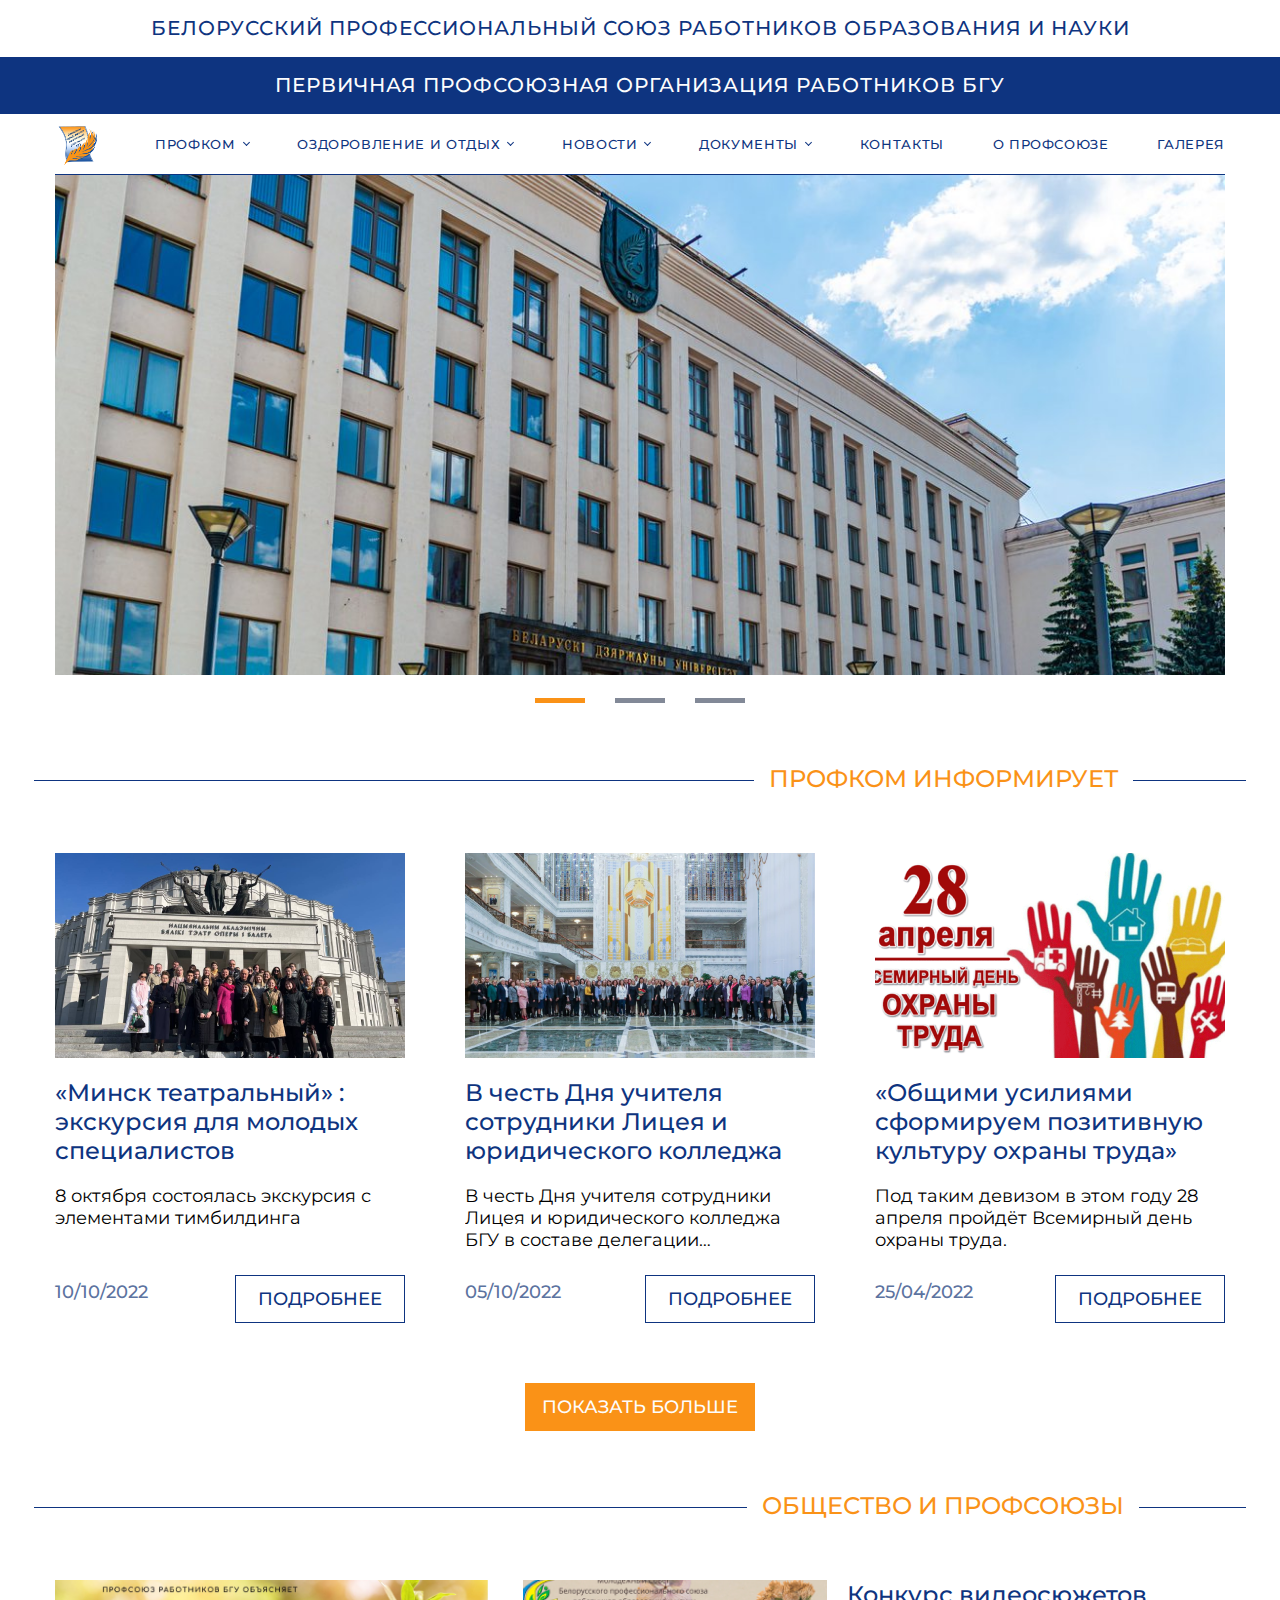
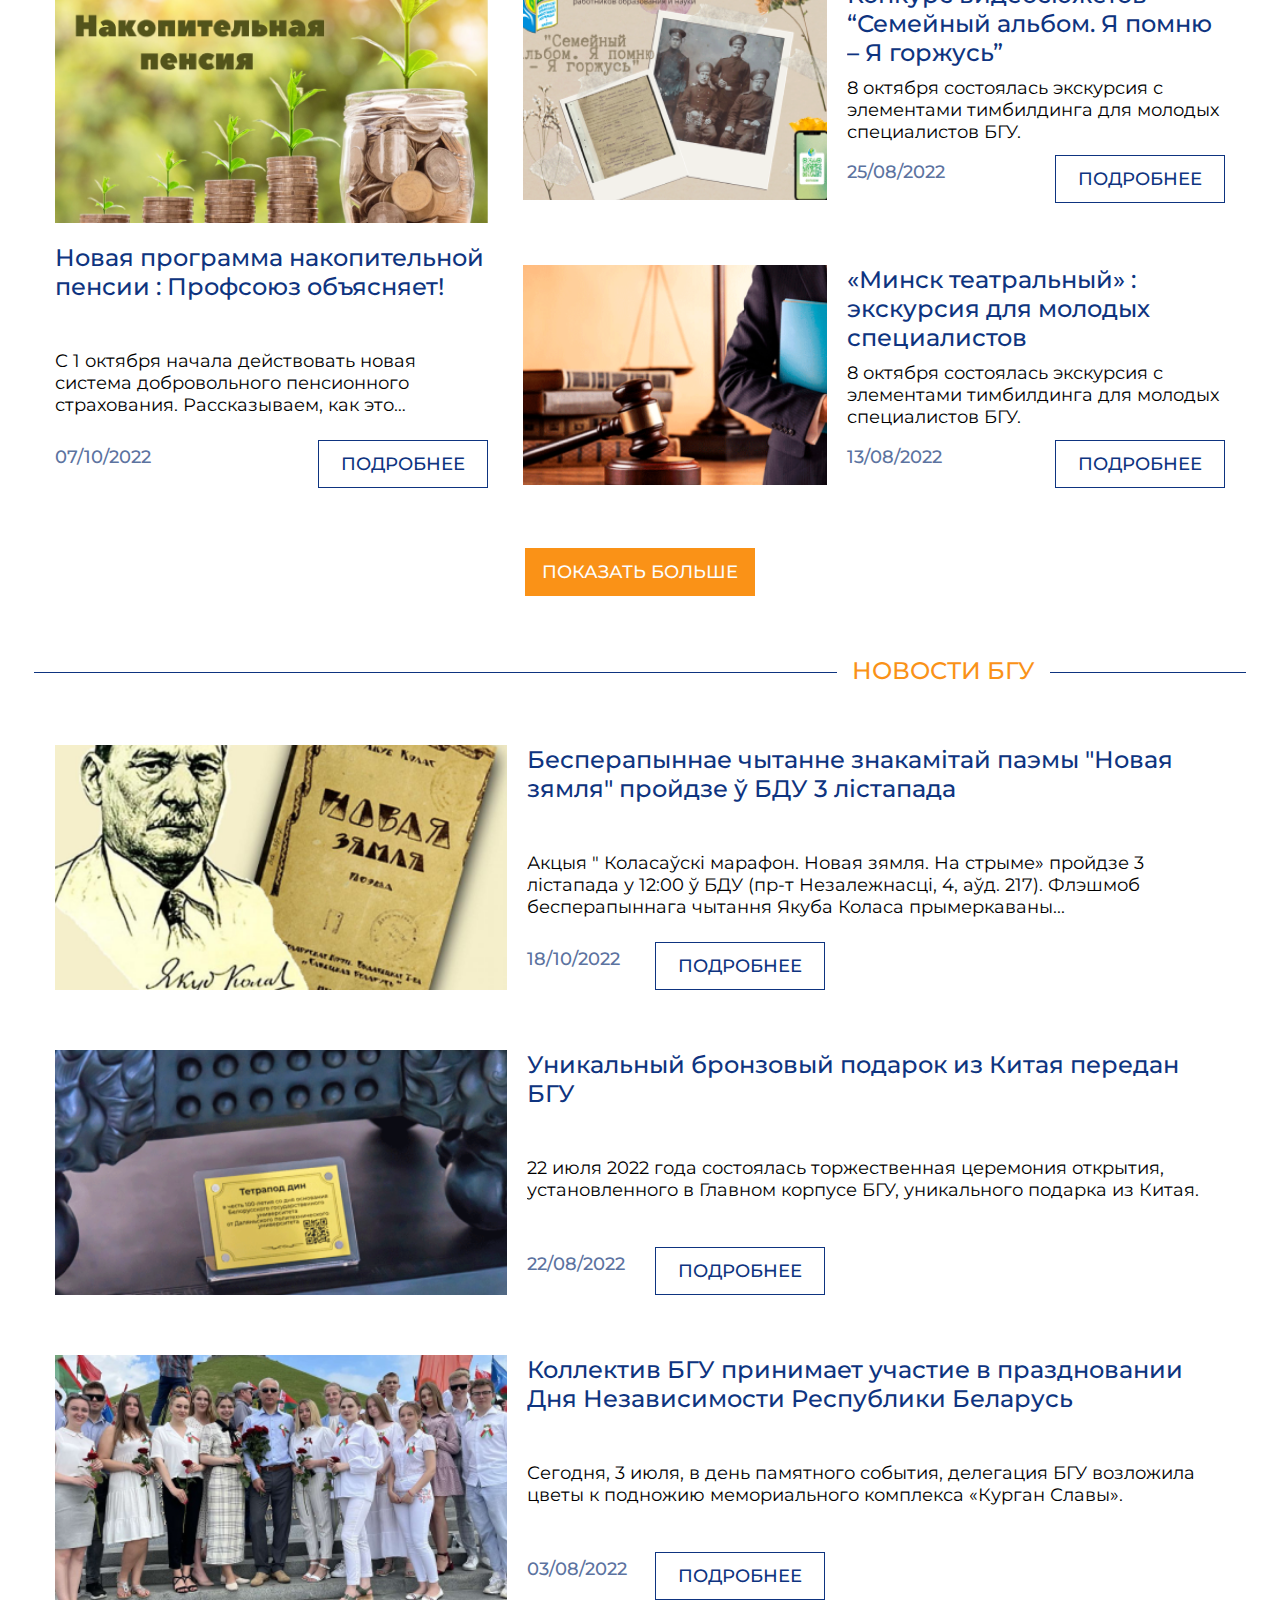
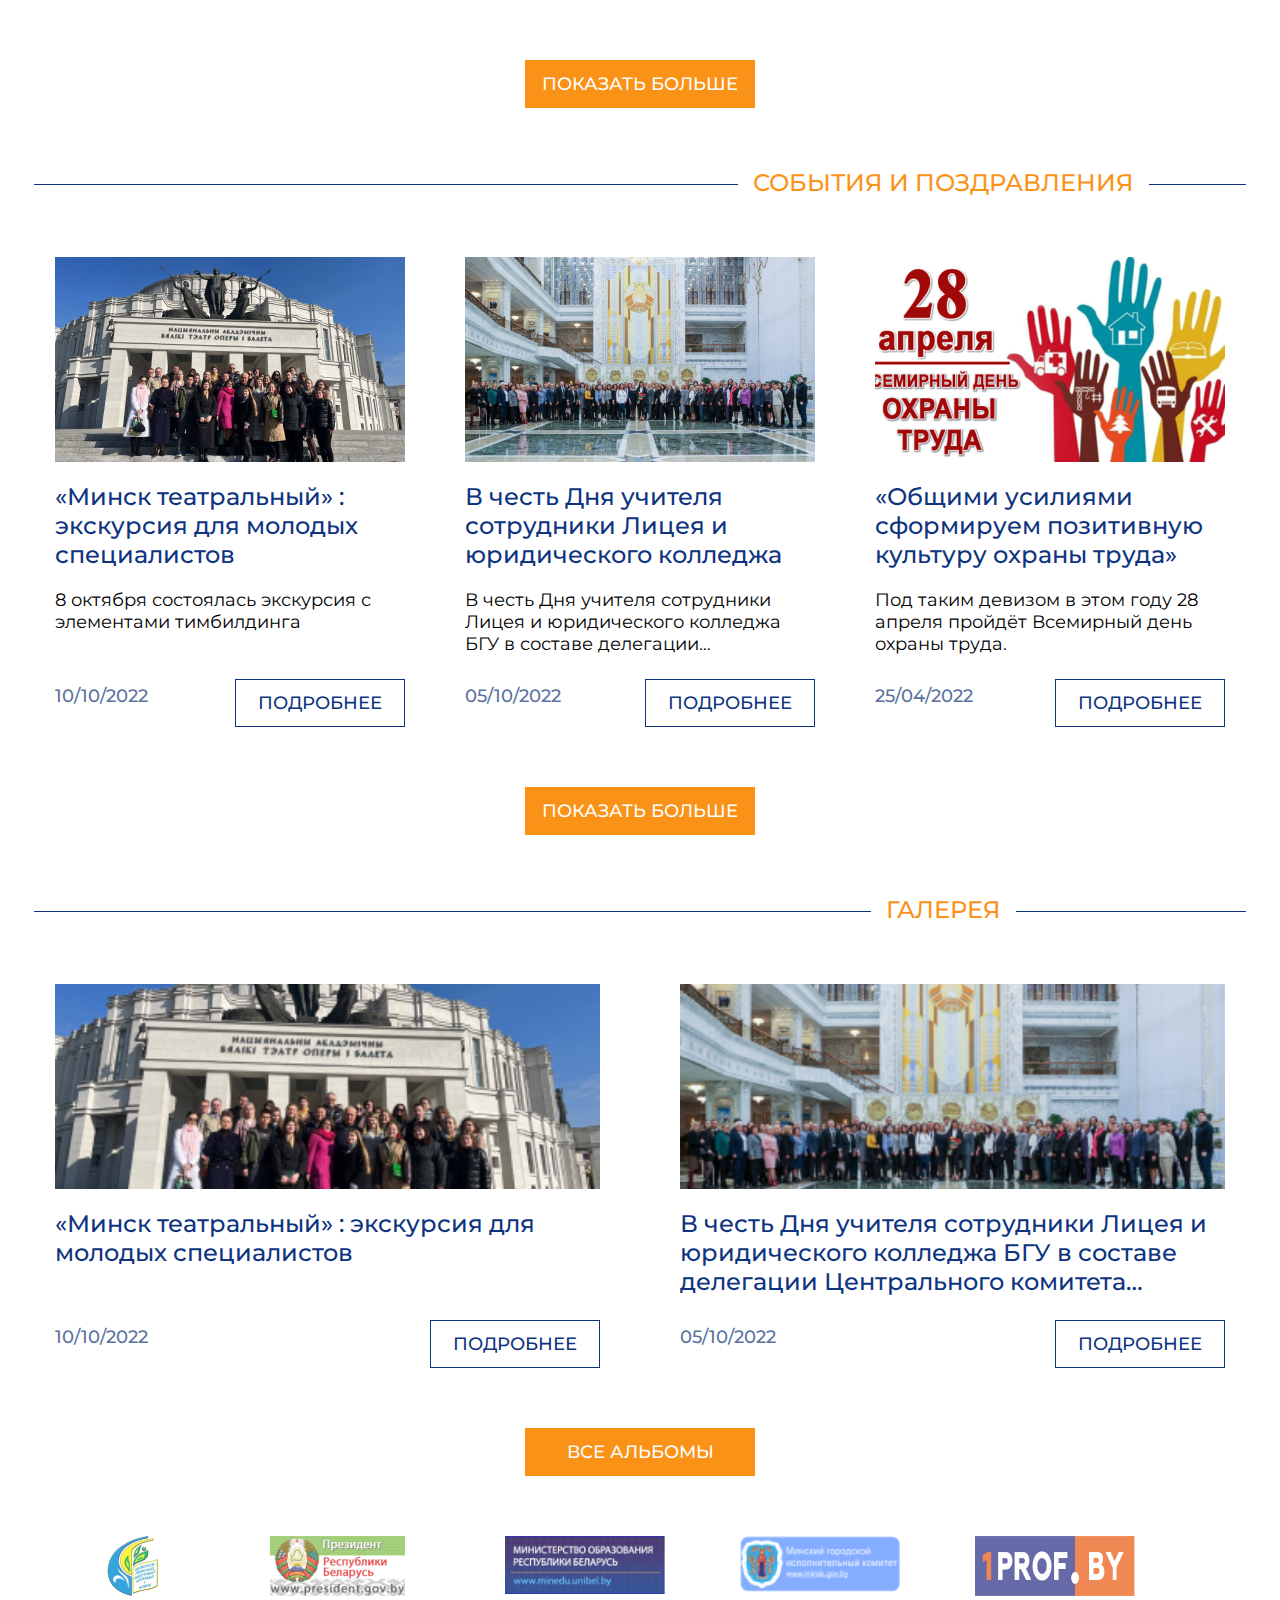
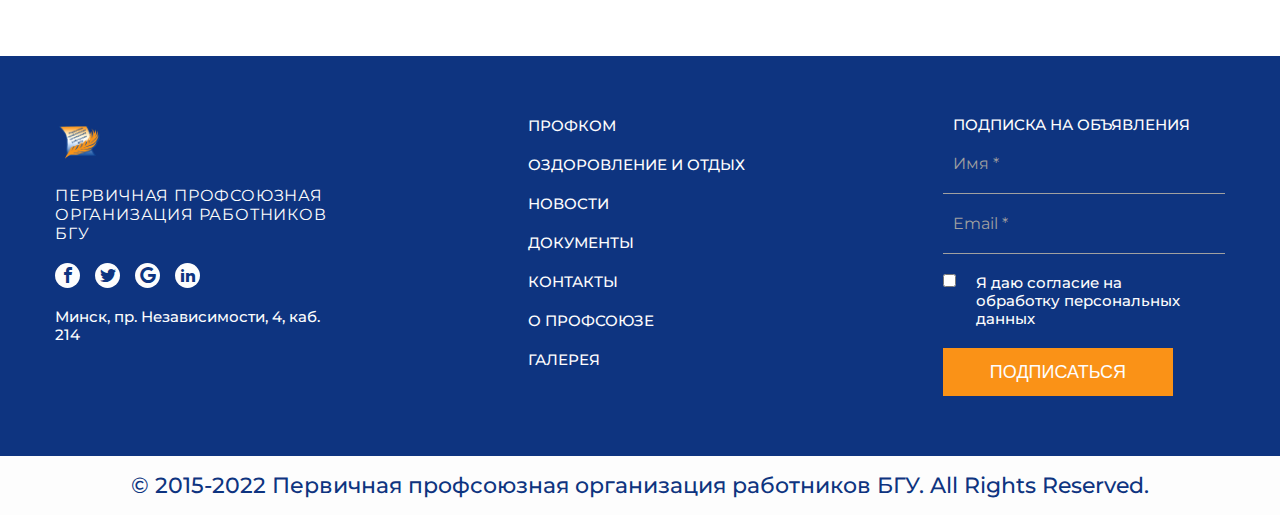
<file: index.html>
<!DOCTYPE html>
<html lang="en">

<head>
    <meta charset="UTF-8">
    <meta http-equiv="X-UA-Compatible" content="IE=edge">
    <meta name="viewport" content="width=device-width, initial-scale=1.0">
    <link rel="stylesheet" href="https://cdn.jsdelivr.net/npm/swiper@8/swiper-bundle.min.css" />
    <link rel="stylesheet" href="./fonts/iconstyle.css">
    <link rel="stylesheet" href="./css/style.css">
    <title>Первичная профсоюзная организация работников БГУ</title>
</head>

<body>
    <div class="wrapper">
        <h2 class="title-primary">БЕЛОРУССКИЙ ПРОФЕССИОНАЛЬНЫЙ СОЮЗ РАБОТНИКОВ ОБРАЗОВАНИЯ И НАУКИ</h2>
        <h2 class="title-secondary">ПЕРВИЧНАЯ ПРОФСОЮЗНАЯ ОРГАНИЗАЦИЯ РАБОТНИКОВ БГУ</h2>
        <header class="header">
            <div class="header__container container">
                <div class="header__content">
                    <a href="index.html" class="header__logo">
                        <img src="./images/logo.png" alt="logo">
                    </a>
                    <div class="header__burger">
                        <span></span>
                    </div>
                    <ul class="header__list">
                        <li class='drop-down'>
                            <a href="" class="header__link">
                                ПРОФКОМ
                            </a>
                            <ul class="drop-down-menu drop-down-menu_l">
                                <li>
                                    <a href="comp-tradeunion.html" class="header__link">СОСТАВ ПРОФКОМА</a>
                                </li>
                                <li>
                                    <a href="" class="header__link">ПРОИЗВОДСТВЕННАЯ КОМИССИЯ</a>
                                </li>
                                <li>
                                    <a href="" class="header__link">КОМИССИЯ ПО КУЛЬТУРНО-МАССОВОЙ РАБОТЕ</a>
                                </li>
                                <li>
                                    <a href="" class="header__link">ПРОИЗВОДСТВЕННАЯ КОМИССИЯ</a>
                                </li>
                                <li>
                                    <a href="" class="header__link">КОМИССИЯ ПО РАБОТЕ С ВЕТЕРАНАМИ, МОЛОДЕЖЬЮ И
                                        РАЗВИТИЮ ПРОФСОЮЗНЫХ ТРАДИЦИЙ</a>
                                </li>
                                <li>
                                    <a href="" class="header__link">КОМИССИЯ ПО ОЗДОРОВЛЕНИЮ И СПОРТИВНО-МАССОВОЙ
                                        РАБОТЕ</a>
                                </li>
                                <li>
                                    <a href="" class="header__link">КОМИССИЯ ПО ЖИЛИЩНО-БЫТОВЫМ ВОПРОСАМ И КОНТРОЛЮ
                                        ЗА ОРГАНИЗАЦИЕЙ
                                        ОБЩЕСТВЕННОГО ПИТАНИЯ</a>
                                </li>
                                <li>
                                    <a href="" class="header__link">ОРГАНИЗАЦИОННО-МАССОВАЯ КОМИССИЯ</a>
                                </li>
                                <li>
                                    <a href="" class="header__link">КОМИССИЯ ПО ОХРАНЕ ТРУДА</a>
                                </li>
                                <li>
                                    <a href="" class="header__link">КОМИССИЯ ПО ИНФОРМАЦИОННО-АНАЛИТИЧЕСКОЙ
                                        РАБОТЕ</a>
                                </li>
                            </ul>
                        </li>
                        <li class='drop-down'>
                            <a href="" class="header__link">
                                ОЗДОРОВЛЕНИЕ И ОТДЫХ
                            </a>
                            <ul class="drop-down-menu drop-down-menu_m">
                                <li>
                                    <a href="cultural-and-mass-work.html" class="header__link">КУЛЬТУРНО-МАССОВАЯ РАБОТА</a>
                                </li>
                                <li>
                                    <a href="sport-and-mass-work.html" class="header__link">СПОРТИВНО-МАССОВАЯ РАБОТА</a>
                                </li>
                                <li>
                                    <a href="recovery-in-briga.html" class="header__link">ОЗДОРОВЛЕНИЕ В СОК «Бригантина»</a>
                                </li>
                                <li>
                                    <a href="" class="header__link">САНАТОРИИ ФПБ</a>
                                </li>
                            </ul>
                        </li>
                        <li class='drop-down'>
                            <a href="" class="header__link">
                                НОВОСТИ
                            </a>
                            <ul class="drop-down-menu drop-down-menu_m">
                                <li>
                                    <a href="" class="header__link">ОБЩЕСТВО И ПРОФСОЮЗЫ</a>
                                </li>
                                <li>
                                    <a href="" class="header__link">НОВОСТИ БГУ</a>
                                </li>
                                <li>
                                    <a href="" class="header__link">СОБЫТИЯ И ПОЗДРАВЛЕНИЯ</a>
                                </li>
                                <li>
                                    <a href="" class="header__link">ПРОФКОМ ИНФОРМИРУЕТ</a>
                                </li>
                            </ul>
                        </li>
                        <li class='drop-down'>
                            <a href="" class="header__link">
                                ДОКУМЕНТЫ
                            </a>
                            <ul class="drop-down-menu drop-down-menu_m">
                                <li>
                                    <a href="" class="header__link">ВАЖНЫЕ ДОКУМЕНТЫ</a>
                                </li>
                                <li>
                                    <a href="" class="header__link">НОРМАТИВНЫЕ ПРАВОВЫЕ АКТЫ</a>
                                </li>
                                <li>
                                    <a href="" class="header__link">ДОКУМЕНТЫ ПК</a>
                                </li>
                                <li>
                                    <a href="" class="header__link">КОЛЛЕКТИВНЫЙ ДОГОВОР</a>
                                </li>
                                <li>
                                    <a href="" class="header__link">ВСТУПИТЬ В ПРОФСОЮЗ</a>
                                </li>
                                <li>
                                    <a href="" class="header__link">ФОРМЫ СТАТИЧЕСКОЙ ОТЧЕТНОСТИ, БЛАНКИ</a>
                                </li>
                                <li>
                                    <a href="" class="header__link">ЮРИДИЧЕСКАЯ КОНСУЛЬТАЦИЯ</a>
                                </li>
                                <li>
                                    <a href="" class="header__link">ОХРАНА ТРУДА</a>
                                </li>
                            </ul>
                        </li>
                        <li>
                            <a href="" class="header__link">КОНТАКТЫ</a>
                        </li>
                        <li>
                            <a href="" class="header__link">О ПРОФСОЮЗЕ</a>
                        </li>
                        <li>
                            <a href="gallery.html" class="header__link">ГАЛЕРЕЯ</a>
                        </li>
                    </ul>
                </div>
            </div>
        </header>
        <main class="page-index">
            <section class=" slider-main">
                <div class="slider-main__item">
                    <img src="images/swiper-1.jpg" alt="Картинка"/>
                </div>
                <div class="slider-main__item">
                    <img src="images/swiper-2.jpg" alt="Картинка"/>
                </div>
                <div class="slider__item">
                    <img src="images/swiper-3.jpg" alt="Картинка"/>
                </div>
            </section>
            <section class="news-prof-info">
                <h3 class="category-title">Профком информирует</h3>
                <div class="news-prof-info__container container">
                    <div class="news-prof-info__items">
                        <article class="news-prof-info__item item">
                            <img class="item__image" src="images/prof-info-1.png" alt="Картинка" />
                            <div class="item__content">
                                <h4 class="item__content-title">«Минск театральный» : экскурсия для молодых специалистов
                                </h4>
                                <p class="item__content-text">8 октября состоялась экскурсия с элементами тимбилдинга
                                </p>
                                <p class="item__content-data-of-publish">10/10/2022
                                </p>
                                <a href="" class="button button_more-detailed">ПОДРОБНЕЕ</a>
                            </div>
                        </article>
                        <article class="news-prof-info__item item">
                            <img class="item__image" src="images/prof-info-2.png" alt="Картинка" />
                            <div class="item__content">
                                <h4 class="item__content-title">В честь Дня учителя сотрудники Лицея и юридического
                                    колледжа
                                </h4>
                                <p class="item__content-text">В честь Дня учителя сотрудники Лицея и юридического
                                    колледжа БГУ
                                    в составе делегации Центрального комитета работников
                                    образования и науки посетили Дворец Независимости</p>
                                <p class="item__content-data-of-publish">05/10/2022
                                </p>
                                <a href="" class="button button_more-detailed">ПОДРОБНЕЕ</a>
                            </div>
                        </article>
                        <article class="news-prof-info__item item">
                            <img class="item__image" src="images/prof-info-3.png" alt="Картинка" />
                            <div class="item__content">
                                <h4 class="item__content-title">«Общими усилиями сформируем позитивную культуру охраны
                                    труда»
                                </h4>
                                <p class="item__content-text">Под таким девизом в этом году 28 апреля пройдёт Всемирный
                                    день
                                    охраны труда.</p>
                                <p class="item__content-data-of-publish">25/04/2022
                                </p>
                                <a href="" class="button button_more-detailed">ПОДРОБНЕЕ</a>
                            </div>
                        </article>
                    </div>
                    <a href="news-prof-info.html" class="button button_show-more">Показать больше</a>
                </div>
            </section>
            <section class="news-soc-and-tradeunion">
                    <h3 class="category-title">ОБЩЕСТВО И ПРОФСОЮЗЫ</h3>
                <div class="news-soc-and-tradeunion__container container">
                    <div class="news-soc-and-tradeunion__items">
                        <article class="news-soc-and-tradeunion__item item">
                            <img class="item__image" src="images/soc-and-tradeunion-1.png" alt="Картинка" />
                            <div class="item__content">
                                <h4 class="item__content-title">Новая программа накопительной пенсии : Профсоюз
                                    объясняет!
                                </h4>
                                <p class="item__content-text">С 1 октября начала действовать новая система добровольного
                                    пенсионного
                                    страхования. Рассказываем, как это работает, кто
                                    может участвовать и как вступить в новую программу.</p>
                                <p class="item__content-data-of-publish">07/10/2022
                                </p>
                                <a href="" class="button button_more-detailed">ПОДРОБНЕЕ</a>
                            </div>
                        </article>
                        <div class="news-soc-and-tradeunion__right">
                            <article class="news-soc-and-tradeunion__right-item item">
                                <img class="item__image" src="images/soc-and-tradeunion-2.png" alt="Картинка" />
                                <div class="item__content">
                                    <h4 class="item__content-title">Конкурс видеосюжетов “Семейный альбом. Я помню – Я
                                        горжусь”
                                    </h4>
                                    <p class="item__content-text">8 октября состоялась экскурсия с элементами
                                        тимбилдинга для
                                        молодых специалистов БГУ.</p>
                                    <p class="item__content-data-of-publish">25/08/2022
                                    </p>
                                    <a href="" class="button button_more-detailed">ПОДРОБНЕЕ</a>
                                </div>
                            </article>
                            <article class="news-soc-and-tradeunion__right-item item">
                                <img class="item__image" src="images/soc-and-tradeunion-3.png" alt="Картинка" />
                                <div class="item__content">
                                    <h4 class="item__content-title">«Минск театральный» : экскурсия для молодых
                                        специалистов
                                    </h4>
                                    <p class="item__content-text">8 октября состоялась экскурсия с элементами
                                        тимбилдинга для
                                        молодых специалистов БГУ.</p>
                                    <p class="item__content-data-of-publish">13/08/2022
                                    </p>
                                    <a href="" class="button button_more-detailed">ПОДРОБНЕЕ</a>
                                </div>
                            </article>
                        </div>
                    </div>
                    <a href="news-soc-and-tradeunion.html" class="button button_show-more">Показать больше</a>
                </div>
            </section>
            <section class="news-bsu">
                <h3 class="category-title">Новости бгу</h3>
                <div class="news-bsu__container container">
                    <div class="news-bsu__items">
                        <article class="news-bsu__item item">
                            <img class="item__image" src="images/news-bsu-1.png" alt="Картинка" />
                            <div class="item__content">
                                <h4 class="item__content-title">Бесперапыннае чытанне знакамітай паэмы "Новая зямля"
                                    пройдзе ў БДУ 3 лістапада
                                </h4>
                                <p class="item__content-text">Акцыя " Коласаўскі марафон. Новая зямля. На стрыме»
                                    пройдзе 3 лістапада у 12:00 ў БДУ (пр-т Незалежнасці, 4, аўд. 217).
                                    Флэшмоб бесперапыннага чытання Якуба Коласа прымеркаваны...</p>
                                <p class="item__content-data-of-publish">18/10/2022
                                </p>
                                <a href="" class="button button_more-detailed">ПОДРОБНЕЕ</a>
                            </div>
                        </article>
                        <article class="news-bsu__item item">
                            <img class="item__image" src="images/news-bsu-2.png" alt="Картинка" />
                            <div class="item__content">
                                <h4 class="item__content-title">Уникальный бронзовый подарок из Китая передан БГУ
                                </h4>
                                <p class="item__content-text">22 июля 2022 года состоялась торжественная церемония
                                    открытия, установленного в Главном корпусе БГУ, уникального подарка
                                    из Китая.</p>
                                <p class="item__content-data-of-publish">22/08/2022
                                </p>
                                <a href="" class="button button_more-detailed">ПОДРОБНЕЕ</a>
                            </div>
                        </article>
                        <article class="news-bsu__item item">
                            <img class="item__image" src="images/news-bsu-3.png" alt="Картинка" />
                            <div class="item__content">
                                <h4 class="item__content-title">Коллектив БГУ принимает участие в праздновании Дня
                                    Независимости Республики Беларусь
                                </h4>
                                <p class="item__content-text">Сегодня, 3 июля, в день памятного события, делегация БГУ
                                    возложила цветы к подножию мемориального комплекса «Курган
                                    Славы».</p>
                                <p class="item__content-data-of-publish">03/08/2022
                                </p>
                                <a href="" class="button button_more-detailed">ПОДРОБНЕЕ</a>
                            </div>
                        </article>
                    </div>
                    <a href="news-bsu.html" class="button button_show-more">Показать больше</a>
                </div>
            </section>
            <section class="news-ev-and-congr">
                <h3 class="category-title">События и поздравления</h3>
                <div class="news-ev-and-congr__container container">
                    <div class="news-ev-and-congr__items">
                        <article class="news-ev-and-congr__item item">
                            <img class="item__image" src="images/prof-info-1.png" alt="Картинка" />
                            <div class="item__content">
                                <h4 class="item__content-title">«Минск театральный» : экскурсия для молодых специалистов
                                </h4>
                                <p class="item__content-text">8 октября состоялась экскурсия с элементами тимбилдинга
                                </p>
                                <p class="item__content-data-of-publish">10/10/2022
                                </p>
                                <a href="" class="button button_more-detailed">ПОДРОБНЕЕ</a>
                            </div>
                        </article>
                        <article class="news-ev-and-congr__item item">
                            <img class="item__image" src="images/prof-info-2.png" alt="Картинка" />
                            <div class="item__content">
                                <h4 class="item__content-title">В честь Дня учителя сотрудники Лицея и юридического
                                    колледжа
                                </h4>
                                <p class="item__content-text">В честь Дня учителя сотрудники Лицея и юридического
                                    колледжа БГУ
                                    в составе делегации Центрального комитета работников
                                    образования и науки посетили Дворец Независимости</p>
                                <p class="item__content-data-of-publish">05/10/2022
                                </p>
                                <a href="" class="button button_more-detailed">ПОДРОБНЕЕ</a>
                            </div>
                        </article>
                        <article class="news-ev-and-congr__item item">
                            <img class="item__image" src="images/prof-info-3.png" alt="Картинка" />
                            <div class="item__content">
                                <h4 class="item__content-title">«Общими усилиями сформируем позитивную культуру охраны
                                    труда»
                                </h4>
                                <p class="item__content-text">Под таким девизом в этом году 28 апреля пройдёт Всемирный
                                    день
                                    охраны труда.</p>
                                <p class="item__content-data-of-publish">25/04/2022
                                </p>
                                <a href="" class="button button_more-detailed">ПОДРОБНЕЕ</a>
                            </div>
                        </article>
                    </div>
                    <a href="news-prof-info.html" class="button button_show-more">Показать больше</a>
                </div>
            </section>
            <section class="news-gallery">
                <h3 class="category-title">Галерея</h3>
                <div class="news-gallery__container container">
                    <div class="news-gallery__items">
                        <article class="news-gallery__item item">
                            <img class="item__image" src="images/prof-info-1.png" alt="Картинка" />
                            <div class="item__content">
                                <h4 class="item__content-title">«Минск театральный» : экскурсия для молодых специалистов
                                </h4>
                                <p class="item__content-data-of-publish">10/10/2022
                                </p>
                                <a href="" class="button button_more-detailed">ПОДРОБНЕЕ</a>
                            </div>
                        </article>
                        <article class="news-gallery__item item">
                            <img class="item__image" src="images/prof-info-2.png" alt="Картинка" />
                            <div class="item__content">
                                <h4 class="item__content-title">В честь Дня учителя сотрудники Лицея и юридического
                                    колледжа
                                    БГУ в составе делегации Центрального комитета работников
                                    образования и науки посетили Дворец Независимости
                                </h4>
                                <p class="item__content-data-of-publish">05/10/2022
                                </p>
                                <a href="" class="button button_more-detailed">ПОДРОБНЕЕ</a>
                            </div>
                        </article>
                    </div>
                    <a href="gallery.html" class="button button_show-more">Все альбомы</a>
                </div>
            </section>
            <section class="slider-banners">
                <a href="https://estu.1prof.by/" class="slider-banners__item_small slider-banners__item">
                    <img src="images/swiper-banners-1.png" alt="Картинка">
                </a>
                <a href="https://president.gov.by/ru" class="slider-banners__item">
                    <img src="images/swiper-banners-2.png" alt="Картинка">
                </a>
                <a href="https://edu.gov.by/" class="slider-banners__item">
                    <img src="images/swiper-banners-3.png" alt="Картинка">
                </a>
                <a href="https://minsk.gov.by/ru/" class="slider-banners__item">
                    <img src="images/swiper-banners-4.png" alt="Картинка">
                </a>
                <a href="https://1prof.by/" class="slider-banners__item_large slider-banners__item">
                    <img src="images/swiper-banners-5.png" alt="Картинка">
                </a>
                <a href="https://belchas.1prof.by/" class="slider-banners__item">
                    <img src="images/swiper-banners-6.png" alt="Картинка">
                </a>
                <a href="https://bsu.by/" class="slider-banners__item">
                    <img src="images/swiper-banners-7.png" alt="Картинка">
                </a>
                <a href="https://www.sb.by/" class="slider-banners__item">
                    <img src="images/swiper-banners-8.png" alt="Картинка">
                </a>
                <a href="https://pravo.by/" class="slider-banners__item">
                    <img src="images/swiper-banners-9.png" alt="Картинка">
                </a>
            </section>
        </main>
        <footer class="footer">
            <div class="footer__container container">
                <div class="footer__columns">
                    <div class="footer__columns-left">
                        <img class="footer__left-logo" src="./images/logo.png" alt="Картинка" />
                        <p class="footer__left-title">ПЕРВИЧНАЯ ПРОФСОЮЗНАЯ ОРГАНИЗАЦИЯ РАБОТНИКОВ БГУ</p>
                        <ul class="footer__left-icons">
                            <li class="icon"><a
                                    href="https://www.facebook.com/login.php?skip_api_login=1&api_key=966242223397117&signed_next=1&next=https%3A%2F%2Fwww.facebook.com%2Fsharer.php%3Fu%3Dhttps%253A%252F%252Ftradeunion.bsu.by%252Findex.php%252Fhealth%252Fculture&cancel_url=https%3A%2F%2Fwww.facebook.com%2Fdialog%2Fclose_window%2F%3Fapp_id%3D966242223397117%26connect%3D0%23_%3D_&display=popup&locale=ru_RU"
                                    class="icon-facebook"></a></li>
                            <li class="icon"><a
                                    href="https://twitter.com/intent/tweet?url=https%3A%2F%2Ftradeunion.bsu.by%2Findex.php%2Fhealth%2Fculture&text=%D0%9A%D1%83%D0%BB%D1%8C%D1%82%D1%83%D1%80%D0%B0"
                                    class="icon-twitter"></a></li>
                            <li class="icon"><a
                                    href="https://plus.google.com/share?url=https://tradeunion.bsu.by/index.php/health/culture"
                                    class="icon-google"></a></li>
                            <li class="icon"><a
                                    href="https://www.linkedin.com/shareArticle/?mini=true&url=https://tradeunion.bsu.by/index.php/health/culture"
                                    class="icon-linkedin"></a></li>
                        </ul>
                        <p class="footer__left-address">Минск, пр. Независимости, 4, каб. 214</p>
                    </div>
                    <div class="footer__columns-center">
                        <nav class="footer__center-nav">
                            <ul class="footer__nav">
                                <li><a href="" class="footer__nav-link">Профком</a></li>
                                <li><a href="" class="footer__nav-link">Оздоровление и отдых</a></li>
                                <li><a href="" class="footer__nav-link">Новости</a></li>
                                <li><a href="" class="footer__nav-link">Документы</a></li>
                                <li><a href="" class="footer__nav-link">Контакты</a></li>
                                <li><a href="" class="footer__nav-link">О профсоюзе</a></li>
                                <li><a href="" class="footer__nav-link">Галерея</a></li>
                            </ul>
                        </nav>
                    </div>
                    <div class="footer__columns-right">
                        <form novalidate class="form">
                            <p class="form__title">Подписка на объявления</p>
                            <div class="form__input">
                                <label for="text" class="form-label" min-length="2">Имя</label>
                                <input type="text" class="form-control" pattern="[А-ЯЁA-Z][а-яёa-z]+" required>
                                <div class="alert alert-danger">Некорректный ввод имени</div>
                            </div>
                            <div class="form__input">
                                <label for="email" class="form-label" min-length="3">Email</label>
                                <input type="email" class="form-control" required>
                                <div class="alert alert-danger">Некорректный ввод email</div>
                            </div>
                            <div class="form__check">
                                <input type="checkbox" class="form-checkbox" name="check" value="yes" required>
                                <span>Я даю согласие на обработку персональных данных</span>
                            </div>
                            <input type="submit" name="form-submit" class="btn-submit" disabled="" value="Подписаться" />
                        </form>
                    </div>
                </div>
            </div>
            <div class="copyright">
                &copy; 2015-2022 Первичная профсоюзная организация работников БГУ. All Rights Reserved.
            </div>
        </footer>
    </div>
    <script src="https://code.jquery.com/jquery-3.6.1.min.js
"></script>
    <script src="./js/slick.min.js"></script>
    <script src="https://cdn.jsdelivr.net/npm/swiper@8/swiper-bundle.min.js"></script>
    <script src="./js/index.js"></script>
</body>

</html>
</file>
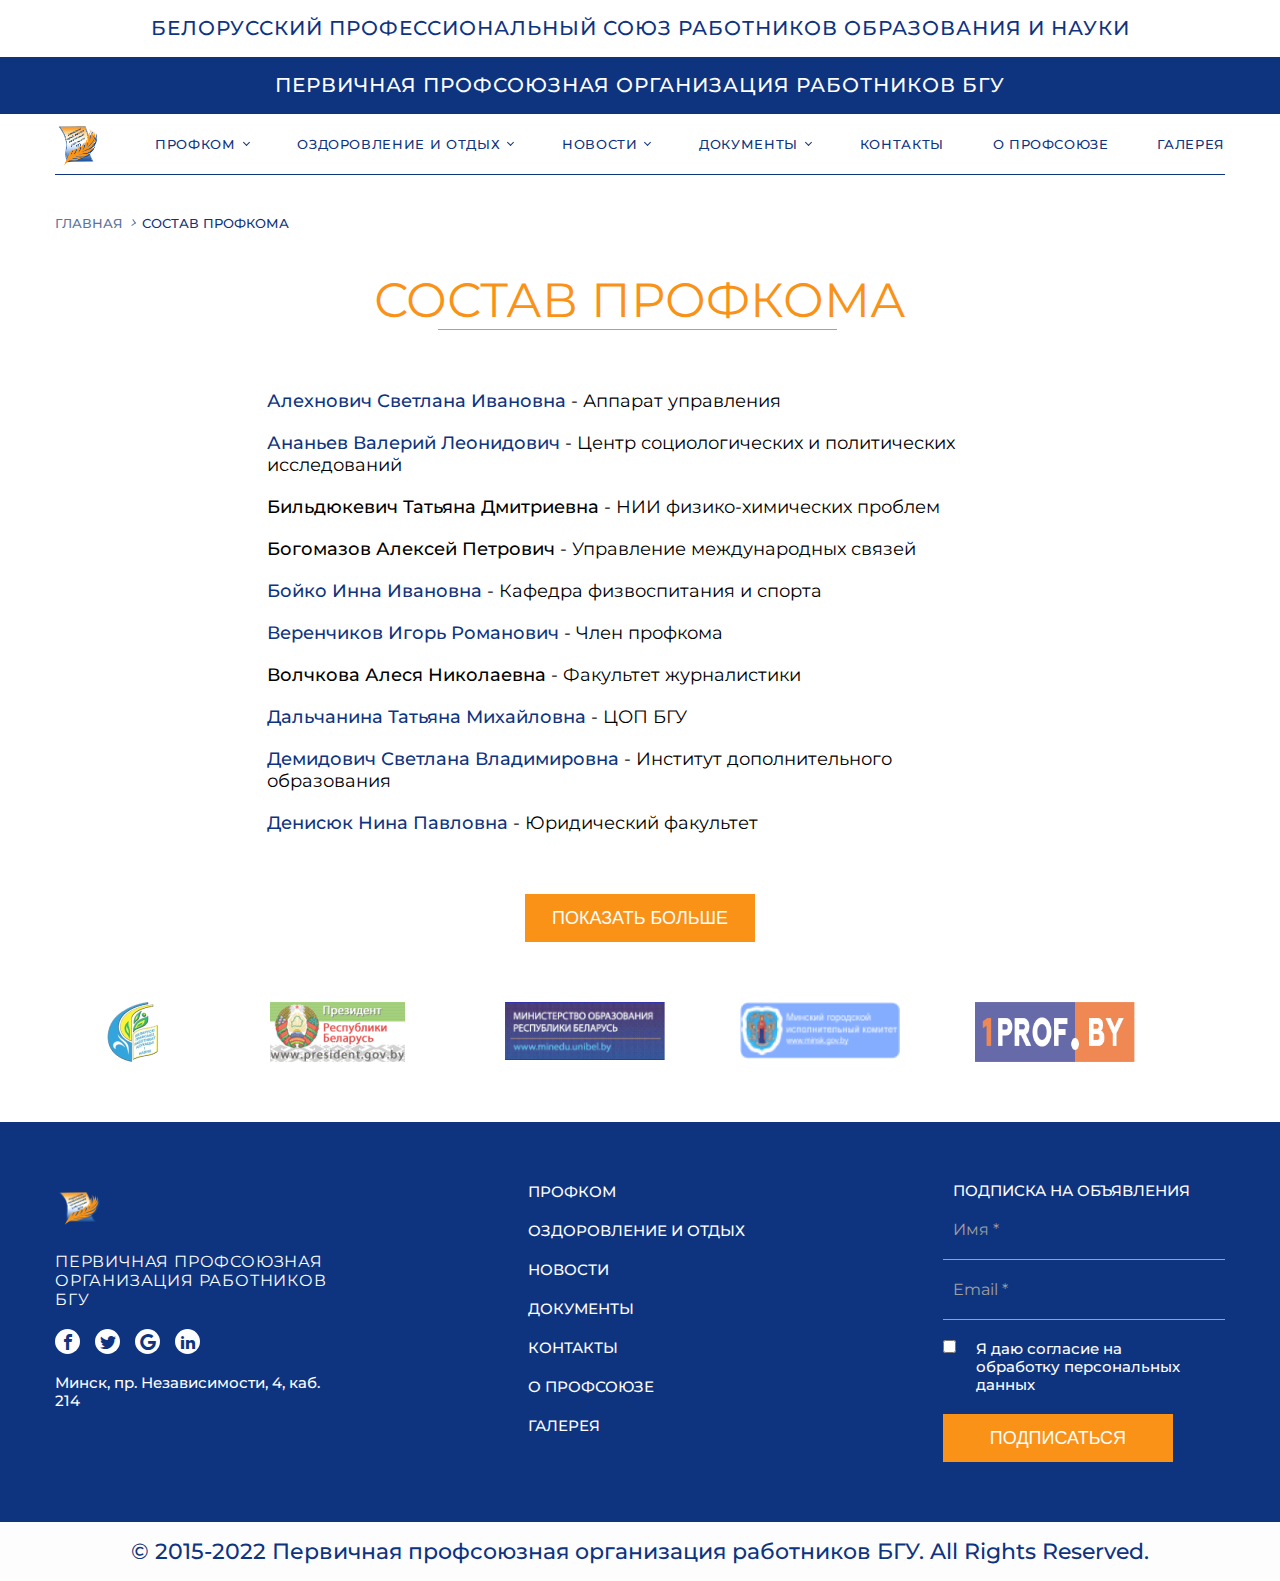
<file: comp-tradeunion.html>
<!DOCTYPE html>
<html lang="en">

<head>
    <meta charset="UTF-8">
    <meta http-equiv="X-UA-Compatible" content="IE=edge">
    <meta name="viewport" content="width=device-width, initial-scale=1.0">
    <link rel="stylesheet" href="https://cdn.jsdelivr.net/npm/swiper@8/swiper-bundle.min.css" />
    <link rel="stylesheet" href="./fonts/iconstyle.css">
    <link rel="stylesheet" href="./css/style.css">
    <title>Первичная профсоюзная организация работников БГУ</title>
</head>

<body>
    <div class="wrapper">
        <h2 class="title-primary">БЕЛОРУССКИЙ ПРОФЕССИОНАЛЬНЫЙ СОЮЗ РАБОТНИКОВ ОБРАЗОВАНИЯ И НАУКИ</h2>
        <h2 class="title-secondary">ПЕРВИЧНАЯ ПРОФСОЮЗНАЯ ОРГАНИЗАЦИЯ РАБОТНИКОВ БГУ</h2>
        <header class="header">
            <div class="header__container container">
                <div class="header__content">
                    <a href="index.html" class="header__logo">
                        <img src="./images/logo.png" alt="logo">
                    </a>
                    <div class="header__burger">
                        <span></span>
                    </div>
                    <ul class="header__list">
                        <li class='drop-down'>
                            <a href="" class="header__link">
                                ПРОФКОМ
                            </a>
                            <ul class="drop-down-menu drop-down-menu_l">
                                <li>
                                    <a href="" class="header__link">СОСТАВ ПРОФКОМА</a>
                                </li>
                                <li>
                                    <a href="" class="header__link">ПРОИЗВОДСТВЕННАЯ КОМИССИЯ</a>
                                </li>
                                <li>
                                    <a href="" class="header__link">КОМИССИЯ ПО КУЛЬТУРНО-МАССОВОЙ РАБОТЕ</a>
                                </li>
                                <li>
                                    <a href="" class="header__link">ПРОИЗВОДСТВЕННАЯ КОМИССИЯ</a>
                                </li>
                                <li>
                                    <a href="" class="header__link">КОМИССИЯ ПО РАБОТЕ С ВЕТЕРАНАМИ, МОЛОДЕЖЬЮ И
                                        РАЗВИТИЮ ПРОФСОЮЗНЫХ ТРАДИЦИЙ</a>
                                </li>
                                <li>
                                    <a href="" class="header__link">КОМИССИЯ ПО ОЗДОРОВЛЕНИЮ И СПОРТИВНО-МАССОВОЙ
                                        РАБОТЕ</a>
                                </li>
                                <li>
                                    <a href="" class="header__link">КОМИССИЯ ПО ЖИЛИЩНО-БЫТОВЫМ ВОПРОСАМ И КОНТРОЛЮ
                                        ЗА ОРГАНИЗАЦИЕЙ
                                        ОБЩЕСТВЕННОГО ПИТАНИЯ</a>
                                </li>
                                <li>
                                    <a href="" class="header__link">ОРГАНИЗАЦИОННО-МАССОВАЯ КОМИССИЯ</a>
                                </li>
                                <li>
                                    <a href="" class="header__link">КОМИССИЯ ПО ОХРАНЕ ТРУДА</a>
                                </li>
                                <li>
                                    <a href="" class="header__link">КОМИССИЯ ПО ИНФОРМАЦИОННО-АНАЛИТИЧЕСКОЙ
                                        РАБОТЕ</a>
                                </li>
                            </ul>
                        </li>
                        <li class='drop-down'>
                            <a href="" class="header__link">
                                ОЗДОРОВЛЕНИЕ И ОТДЫХ
                            </a>
                            <ul class="drop-down-menu drop-down-menu_m">
                                <li>
                                    <a href="" class="header__link">КУЛЬТУРА</a>
                                </li>
                                <li>
                                    <a href="" class="header__link">СПОРТ</a>
                                </li>
                                <li>
                                    <a href="" class="header__link">ОЗДОРОВЛЕНИЕ В СОК "БРИГАНТИНА"</a>
                                </li>
                                <li>
                                    <a href="" class="header__link">САНАТОРИИ ФПБ</a>
                                </li>
                            </ul>
                        </li>
                        <li class='drop-down'>
                            <a href="" class="header__link">
                                НОВОСТИ
                            </a>
                            <ul class="drop-down-menu drop-down-menu_m">
                                <li>
                                    <a href="" class="header__link">ОБЩЕСТВО И ПРОФСОЮЗЫ</a>
                                </li>
                                <li>
                                    <a href="" class="header__link">НОВОСТИ БГУ</a>
                                </li>
                                <li>
                                    <a href="" class="header__link">СОБЫТИЯ И ПОЗДРАВЛЕНИЯ</a>
                                </li>
                                <li>
                                    <a href="" class="header__link">ПРОФКОМ ИНФОРМИРУЕТ</a>
                                </li>
                            </ul>
                        </li>
                        <li class='drop-down'>
                            <a href="" class="header__link">
                                ДОКУМЕНТЫ
                            </a>
                            <ul class="drop-down-menu drop-down-menu_m">
                                <li>
                                    <a href="" class="header__link">ВАЖНЫЕ ДОКУМЕНТЫ</a>
                                </li>
                                <li>
                                    <a href="" class="header__link">НОРМАТИВНЫЕ ПРАВОВЫЕ АКТЫ</a>
                                </li>
                                <li>
                                    <a href="" class="header__link">ДОКУМЕНТЫ ПК</a>
                                </li>
                                <li>
                                    <a href="" class="header__link">КОЛЛЕКТИВНЫЙ ДОГОВОР</a>
                                </li>
                                <li>
                                    <a href="" class="header__link">ВСТУПИТЬ В ПРОФСОЮЗ</a>
                                </li>
                                <li>
                                    <a href="" class="header__link">ФОРМЫ СТАТИЧЕСКОЙ ОТЧЕТНОСТИ, БЛАНКИ</a>
                                </li>
                                <li>
                                    <a href="" class="header__link">ЮРИДИЧЕСКАЯ КОНСУЛЬТАЦИЯ</a>
                                </li>
                                <li>
                                    <a href="" class="header__link">ОХРАНА ТРУДА</a>
                                </li>
                            </ul>
                        </li>
                        <li>
                            <a href="" class="header__link">КОНТАКТЫ</a>
                        </li>
                        <li>
                            <a href="" class="header__link">О ПРОФСОЮЗЕ</a>
                        </li>
                        <li>
                            <a href="gallery.html" class="header__link">ГАЛЕРЕЯ</a>
                        </li>
                    </ul>
                </div>
            </div>
        </header>
        <main class="page-comp-tradeunion">
            <div class="pass-to-page">
                <div class="pass-to-page__container container">
                    <ul class="pass-to-page__menu">
                        <li class="pass-to-page__menu-item"><a href="index.html">Главная</a></li>
                        <li class="pass-to-page__menu-item"><a href="">Состав профкома</a></li>
                    </ul>
                </div>
            </div>
            <div class="page-title">
                <h1>СОСТАВ ПРОФКОМА</h1>
            </div>
            <section class="structure-of-tradeunion">
                <div class="structure-of-tradeunion__container container">
                    <ul class="structure-of-tradeunion__list">
                        <li class="structure-of-tradeunion__item"><a href="https://bsu.by/employee/39863-d">Алехнович Светлана Ивановна</a> - Аппарат
                            управления
                        </li>
                        <li class="structure-of-tradeunion__item"><a href="http://www.cspr.bsu.by/?page_id=122">Ананьев Валерий Леонидович</a> - Центр
                            социологических и политических исследований
                        </li>
                        <li class="structure-of-tradeunion__item"><span>Бильдюкевич Татьяна Дмитриевна</span> - НИИ
                            физико-химических проблем
                        </li>
                        <li class="structure-of-tradeunion__item"><span>Богомазов Алексей Петрович</span> - Управление
                            международных связей
                        </li>
                        <li class="structure-of-tradeunion__item"><a href="https://bsu.by/employee/87922-d">Бойко Инна Ивановна</a> - Кафедра физвоспитания и
                            спорта
                        </li>
                        <li class="structure-of-tradeunion__item"><a href="https://law.bsu.by/contacts/kafedra-kriminalistiki/10-verenchikov-igor-romanovich.html">Веренчиков Игорь Романович</a> - Член профкома
                        </li>
                        <li class="structure-of-tradeunion__item"><span>Волчкова Алеся Николаевна</span> - Факультет
                            журналистики
                        </li>
                        <li class="structure-of-tradeunion__item"><a href="https://bsu.by/employee/86426-d">Дальчанина Татьяна Михайловна</a> - ЦОП БГУ
                        </li>
                        <li class="structure-of-tradeunion__item"><a href="https://bsu.by/employee/42761-d">Демидович Светлана Владимировна</a> - Институт
                            дополнительного образования
                        </li>
                        <li class="structure-of-tradeunion__item"><a href="https://law.bsu.by/contacts/kafedra-politologii/135-denisyuk-nina-pavlovna.html">Денисюк Нина Павловна</a> - Юридический факультет
                        </li>
                        <li class="structure-of-tradeunion__item"><a href="https://bsu.by/employee/44819-d">Дорожко Наталья Васильевна</a> - Национальный центр
                            мониторинга озоносферы
                        </li>
                        <li class="structure-of-tradeunion__item"><span>Дрозд Татьяна Валентиновна</span> - УСК
                            «Университетский»
                        </li>
                        <li class="structure-of-tradeunion__item"><a href="https://bsu.by/employee/40765-d">Дубровина Ольга Викторовна</a> - Факультет
                            социокультурных коммуникаций
                        </li>
                        <li class="structure-of-tradeunion__item"><span>Еркович Светлана Геннадьевна</span> - Главное
                            хозяйственное управление
                        </li>
                        <li class="structure-of-tradeunion__item"><span>Еськова Валентина Николаевна</span> - Служба
                            охраны и безопасности
                        </li>
                        <li class="structure-of-tradeunion__item"><a href="https://bsu.by/employee/44770-d">Кеда Василий Владимирович</a> - Председатель
                            комиссии по охране труда
                        </li>
                        <li class="structure-of-tradeunion__item"><a href="https://library.bsu.by/index.php/about-library/library-structure/190-ogpr">Кинчикова Елена Владимировна</a> - Председатель
                            культурно-массовой комиссии
                        </li>
                        <li class="structure-of-tradeunion__item"><a href="https://bsu.by/employee/49567-d">Климович Максим Леонидович</a> - Студенческий
                            городок
                        </li>
                        <li class="structure-of-tradeunion__item"><span>Козловский Владимир Евгеньевич</span> -
                            Республиканский центр олимпийского резерва
                        </li>
                        <li class="structure-of-tradeunion__item"><a href="https://bsu.by/employee/40429-d">Кондратьева Ольга Михайлова</a> - Факультет
                            прикладной математики и информатики
                        </li>
                        <li class="structure-of-tradeunion__item"><span>Крупская Ольга Михайловна</span> -
                            Издательский центр БГУ
                        </li>
                        <li class="structure-of-tradeunion__item"><span>Крученок Татьяна Александровна</span> -
                            УП «Щемыслица» БГУ
                        </li>
                        <li class="structure-of-tradeunion__item"><a href="https://bsu.by/employee/41841-d">Крылова Светлана Ивановна</a> - Филологический
                            факультет
                        </li>
                    </ul>
                    <button class="button button_show-more button_show-more_list">показать больше</button>
                </div>
            </section>
            <section class="slider-banners">
                <a href="https://estu.1prof.by/" class="slider-banners__item_small slider-banners__item">
                    <img src="images/swiper-banners-1.png" alt="Картинка">
                </a>
                <a href="https://president.gov.by/ru" class="slider-banners__item">
                    <img src="images/swiper-banners-2.png" alt="Картинка">
                </a>
                <a href="https://edu.gov.by/" class="slider-banners__item">
                    <img src="images/swiper-banners-3.png" alt="Картинка">
                </a>
                <a href="https://minsk.gov.by/ru/" class="slider-banners__item">
                    <img src="images/swiper-banners-4.png" alt="Картинка">
                </a>
                <a href="https://1prof.by/" class="slider-banners__item_large slider-banners__item">
                    <img src="images/swiper-banners-5.png" alt="Картинка">
                </a>
                <a href="https://belchas.1prof.by/" class="slider-banners__item">
                    <img src="images/swiper-banners-6.png" alt="Картинка">
                </a>
                <a href="https://bsu.by/" class="slider-banners__item">
                    <img src="images/swiper-banners-7.png" alt="Картинка">
                </a>
                <a href="https://www.sb.by/" class="slider-banners__item">
                    <img src="images/swiper-banners-8.png" alt="Картинка">
                </a>
                <a href="https://pravo.by/" class="slider-banners__item">
                    <img src="images/swiper-banners-9.png" alt="Картинка">
                </a>
            </section>
        </main>
        <footer class="footer">
            <div class="footer__container container">
                <div class="footer__columns">
                    <div class="footer__columns-left">
                        <img class="footer__left-logo" src="./images/logo.png" alt="Картинка" />
                        <p class="footer__left-title">ПЕРВИЧНАЯ ПРОФСОЮЗНАЯ ОРГАНИЗАЦИЯ РАБОТНИКОВ БГУ</p>
                        <ul class="footer__left-icons">
                            <li class="icon"><a
                                    href="https://www.facebook.com/login.php?skip_api_login=1&api_key=966242223397117&signed_next=1&next=https%3A%2F%2Fwww.facebook.com%2Fsharer.php%3Fu%3Dhttps%253A%252F%252Ftradeunion.bsu.by%252Findex.php%252Fhealth%252Fculture&cancel_url=https%3A%2F%2Fwww.facebook.com%2Fdialog%2Fclose_window%2F%3Fapp_id%3D966242223397117%26connect%3D0%23_%3D_&display=popup&locale=ru_RU"
                                    class="icon-facebook"></a></li>
                            <li class="icon"><a
                                    href="https://twitter.com/intent/tweet?url=https%3A%2F%2Ftradeunion.bsu.by%2Findex.php%2Fhealth%2Fculture&text=%D0%9A%D1%83%D0%BB%D1%8C%D1%82%D1%83%D1%80%D0%B0"
                                    class="icon-twitter"></a></li>
                            <li class="icon"><a
                                    href="https://plus.google.com/share?url=https://tradeunion.bsu.by/index.php/health/culture"
                                    class="icon-google"></a></li>
                            <li class="icon"><a
                                    href="https://www.linkedin.com/shareArticle/?mini=true&url=https://tradeunion.bsu.by/index.php/health/culture"
                                    class="icon-linkedin"></a></li>
                        </ul>
                        <p class="footer__left-address">Минск, пр. Независимости, 4, каб. 214</p>
                    </div>
                    <div class="footer__columns-center">
                        <nav class="footer__center-nav">
                            <ul class="footer__nav">
                                <li><a href="" class="footer__nav-link">Профком</a></li>
                                <li><a href="" class="footer__nav-link">Оздоровление и отдых</a></li>
                                <li><a href="" class="footer__nav-link">Новости</a></li>
                                <li><a href="" class="footer__nav-link">Документы</a></li>
                                <li><a href="" class="footer__nav-link">Контакты</a></li>
                                <li><a href="" class="footer__nav-link">О профсоюзе</a></li>
                                <li><a href="" class="footer__nav-link">Галерея</a></li>
                            </ul>
                        </nav>
                    </div>
                    <div class="footer__columns-right">
                        <form novalidate class="form">
                            <p class="form__title">Подписка на объявления</p>
                            <div class="form__input">
                                <label for="text" class="form-label" min-length="2">Имя</label>
                                <input type="text" class="form-control" pattern="[А-ЯЁA-Z][а-яёa-z]+" required>
                                <div class="alert alert-danger">Некорректный ввод имени</div>
                            </div>
                            <div class="form__input">
                                <label for="email" class="form-label" min-length="3">Email</label>
                                <input type="email" class="form-control" required>
                                <div class="alert alert-danger">Некорректный ввод email</div>
                            </div>
                            <div class="form__check">
                                <input type="checkbox" class="form-checkbox" name="check" value="yes" required>
                                <span>Я даю согласие на обработку персональных данных</span>
                            </div>
                            <input type="submit" name="form-submit" class="btn-submit" disabled=""
                                value="Подписаться" />
                        </form>
                    </div>
                </div>
            </div>
            <div class="copyright">
                &copy; 2015-2022 Первичная профсоюзная организация работников БГУ. All Rights Reserved.
            </div>
        </footer>
    </div>
    <script src="https://code.jquery.com/jquery-3.6.1.min.js
"></script>
    <script src="./js/slick.min.js"></script>
    <script src="https://cdn.jsdelivr.net/npm/swiper@8/swiper-bundle.min.js"></script>
    <script src="./js/index.js"></script>
</body>

</html>
</file>
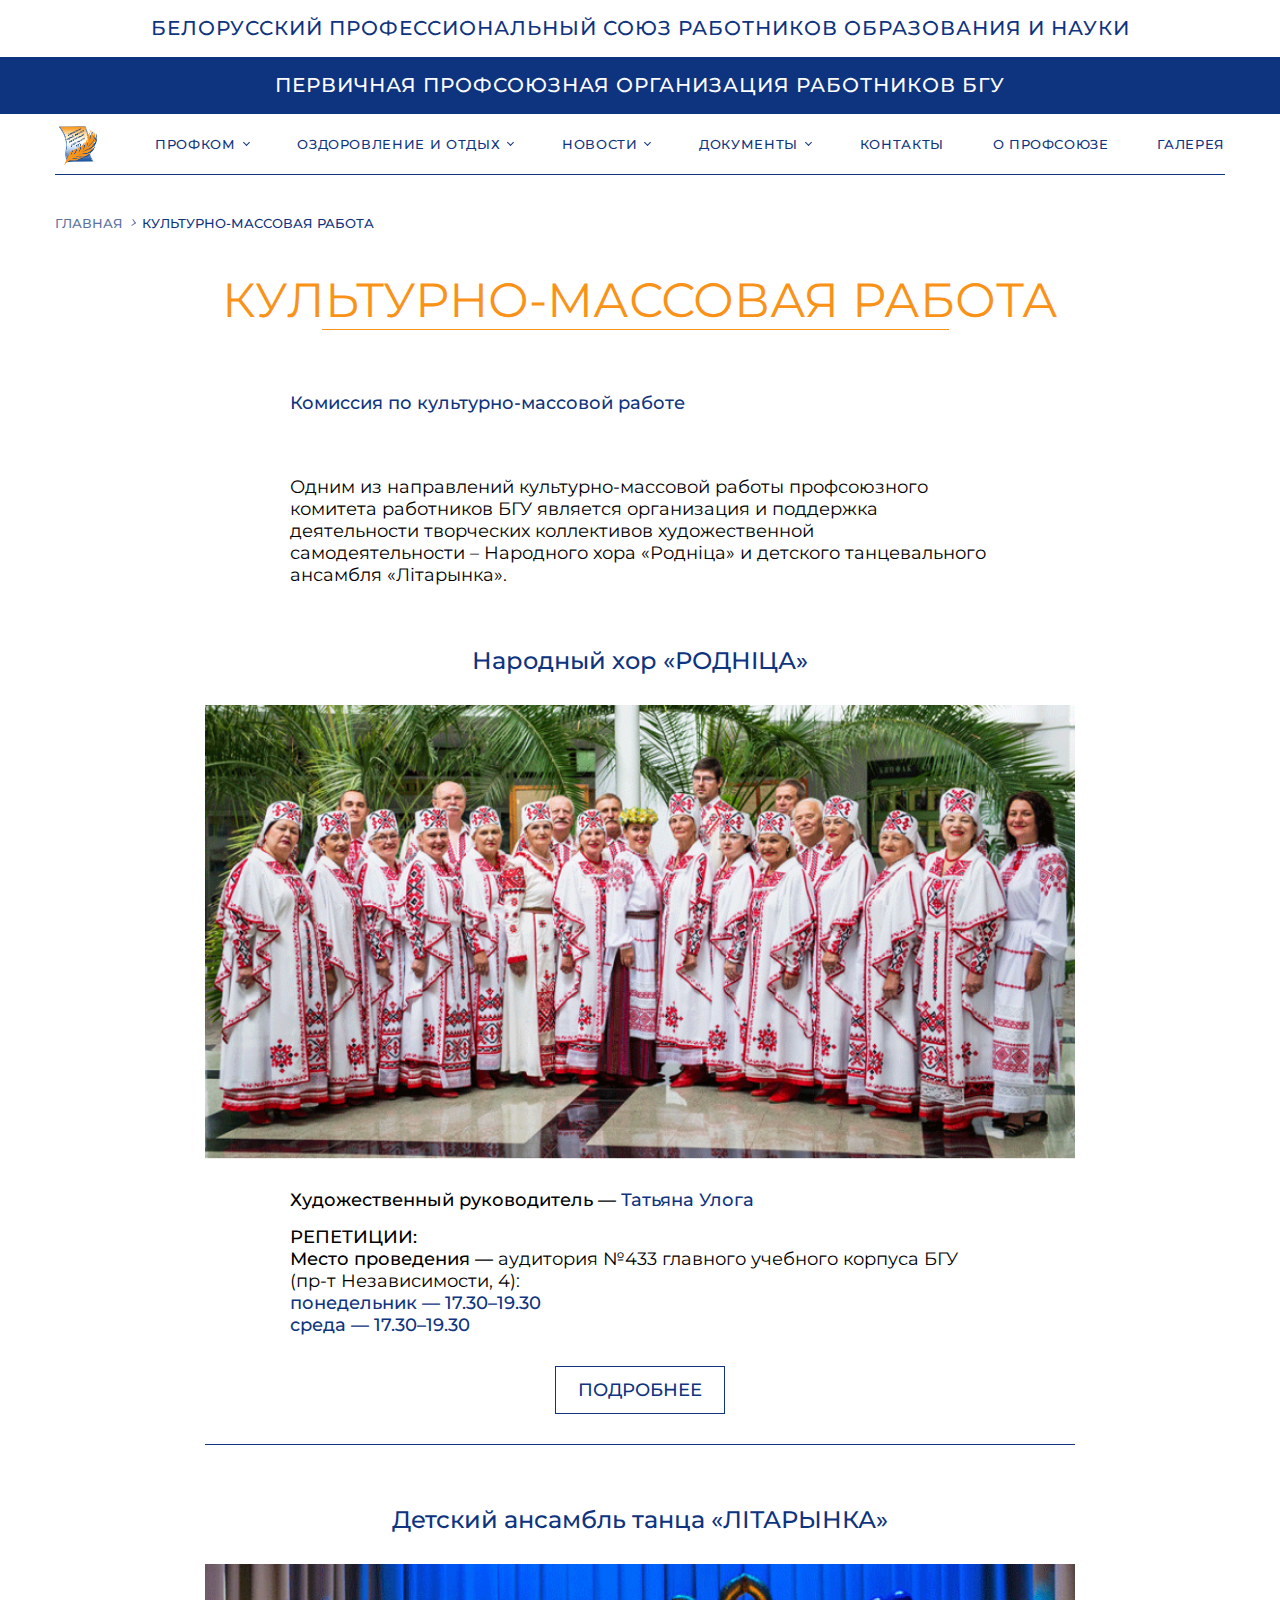
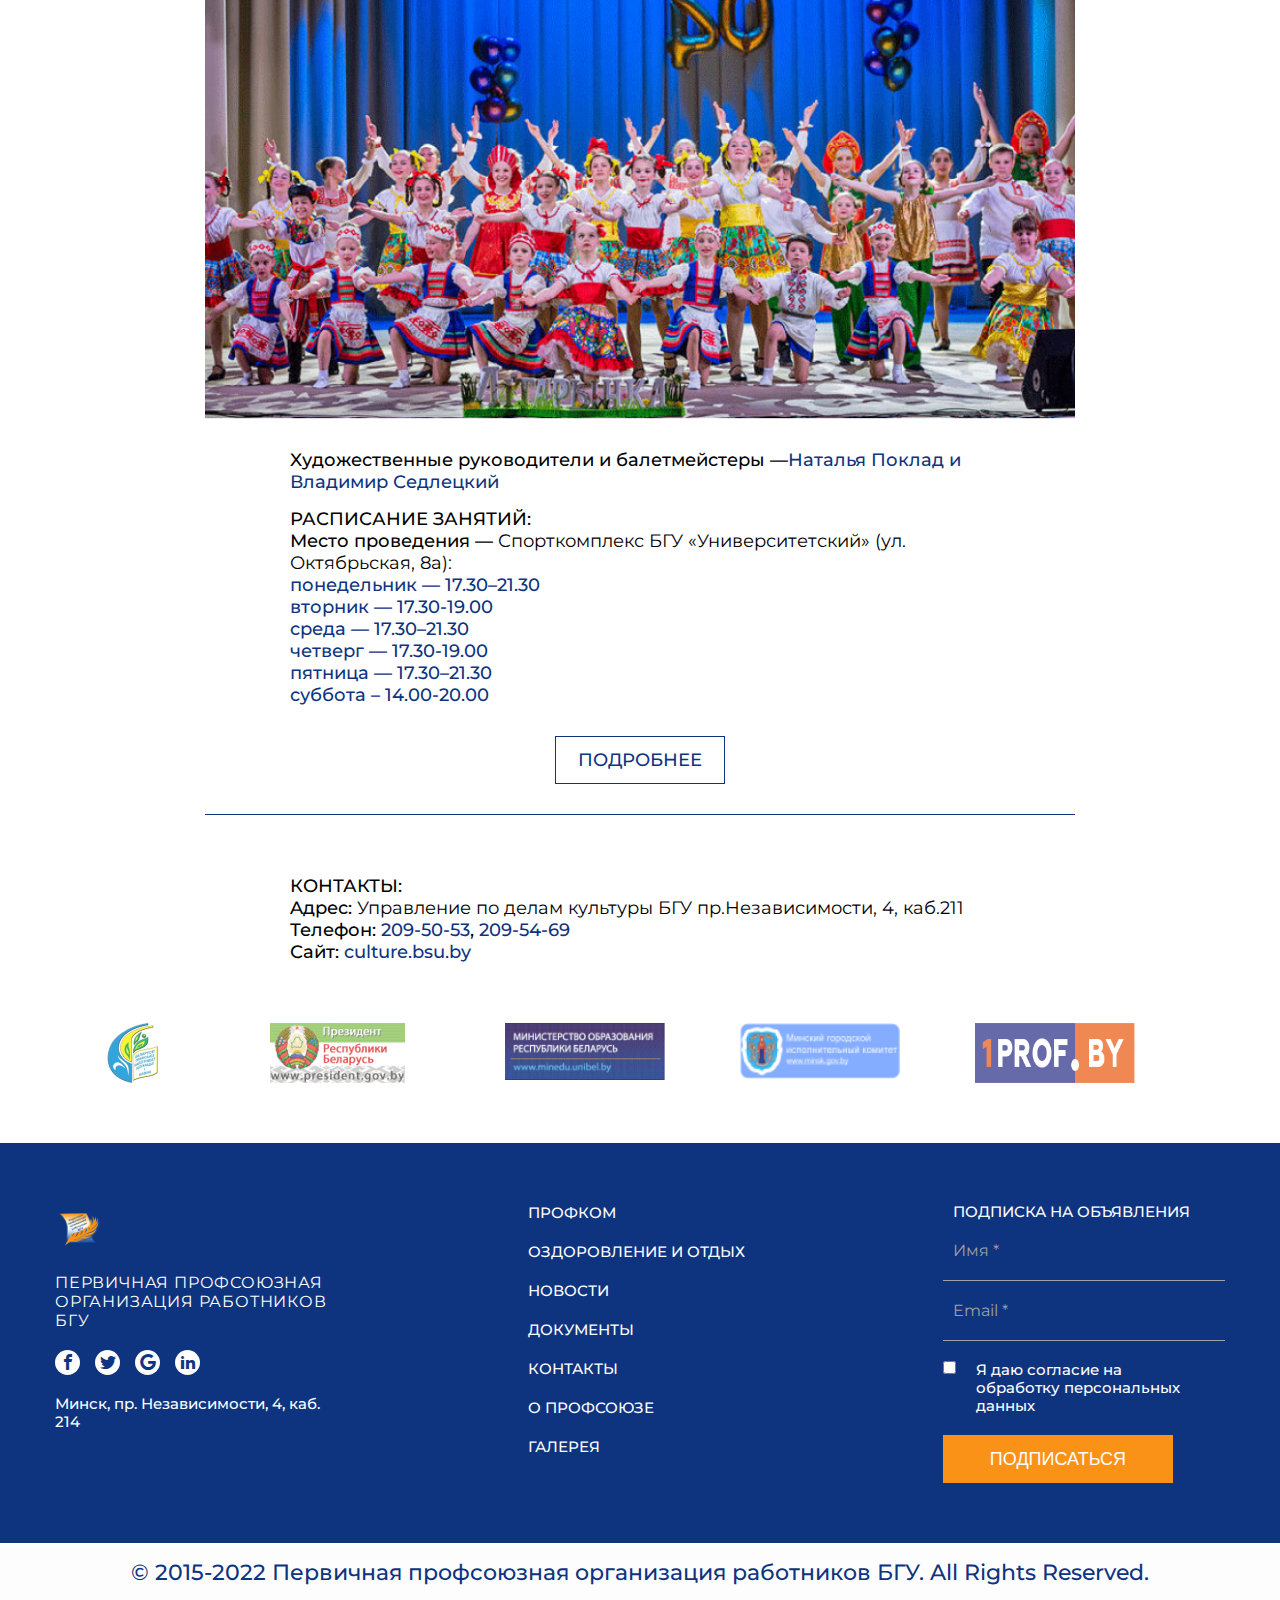
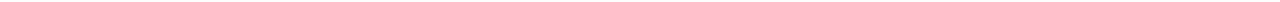
<file: cultural-and-mass-work.html>
<!DOCTYPE html>
<html lang="en">

<head>
    <meta charset="UTF-8">
    <meta http-equiv="X-UA-Compatible" content="IE=edge">
    <meta name="viewport" content="width=device-width, initial-scale=1.0">
    <link rel="stylesheet" href="https://cdn.jsdelivr.net/npm/swiper@8/swiper-bundle.min.css" />
    <link rel="stylesheet" href="./fonts/iconstyle.css">
    <link rel="stylesheet" href="./css/style.css">
    <title>Первичная профсоюзная организация работников БГУ</title>
</head>

<body>
    <div class="wrapper">
        <h2 class="title-primary">БЕЛОРУССКИЙ ПРОФЕССИОНАЛЬНЫЙ СОЮЗ РАБОТНИКОВ ОБРАЗОВАНИЯ И НАУКИ</h2>
        <h2 class="title-secondary">ПЕРВИЧНАЯ ПРОФСОЮЗНАЯ ОРГАНИЗАЦИЯ РАБОТНИКОВ БГУ</h2>
        <header class="header">
            <div class="header__container container">
                <div class="header__content">
                    <a href="index.html" class="header__logo">
                        <img src="./images/logo.png" alt="logo">
                    </a>
                    <div class="header__burger">
                        <span></span>
                    </div>
                    <ul class="header__list">
                        <li class='drop-down'>
                            <a href="" class="header__link">
                                ПРОФКОМ
                            </a>
                            <ul class="drop-down-menu drop-down-menu_l">
                                <li>
                                    <a href="comp-tradeunion.html" class="header__link">СОСТАВ ПРОФКОМА</a>
                                </li>
                                <li>
                                    <a href="" class="header__link">ПРОИЗВОДСТВЕННАЯ КОМИССИЯ</a>
                                </li>
                                <li>
                                    <a href="" class="header__link">КОМИССИЯ ПО КУЛЬТУРНО-МАССОВОЙ РАБОТЕ</a>
                                </li>
                                <li>
                                    <a href="" class="header__link">ПРОИЗВОДСТВЕННАЯ КОМИССИЯ</a>
                                </li>
                                <li>
                                    <a href="" class="header__link">КОМИССИЯ ПО РАБОТЕ С ВЕТЕРАНАМИ, МОЛОДЕЖЬЮ И
                                        РАЗВИТИЮ ПРОФСОЮЗНЫХ ТРАДИЦИЙ</a>
                                </li>
                                <li>
                                    <a href="" class="header__link">КОМИССИЯ ПО ОЗДОРОВЛЕНИЮ И СПОРТИВНО-МАССОВОЙ
                                        РАБОТЕ</a>
                                </li>
                                <li>
                                    <a href="" class="header__link">КОМИССИЯ ПО ЖИЛИЩНО-БЫТОВЫМ ВОПРОСАМ И КОНТРОЛЮ
                                        ЗА ОРГАНИЗАЦИЕЙ
                                        ОБЩЕСТВЕННОГО ПИТАНИЯ</a>
                                </li>
                                <li>
                                    <a href="" class="header__link">ОРГАНИЗАЦИОННО-МАССОВАЯ КОМИССИЯ</a>
                                </li>
                                <li>
                                    <a href="" class="header__link">КОМИССИЯ ПО ОХРАНЕ ТРУДА</a>
                                </li>
                                <li>
                                    <a href="" class="header__link">КОМИССИЯ ПО ИНФОРМАЦИОННО-АНАЛИТИЧЕСКОЙ
                                        РАБОТЕ</a>
                                </li>
                            </ul>
                        </li>
                        <li class='drop-down'>
                            <a href="" class="header__link">
                                ОЗДОРОВЛЕНИЕ И ОТДЫХ
                            </a>
                            <ul class="drop-down-menu drop-down-menu_m">
                                <li>
                                    <a href="" class="header__link">КУЛЬТУРНО-МАССОВАЯ РАБОТА</a>
                                </li>
                                <li>
                                    <a href="sport-and-mass-work.html" class="header__link">СПОРТИВНО-МАССОВАЯ РАБОТА</a>
                                </li>
                                <li>
                                    <a href="recovery-in-briga.html" class="header__link">ОЗДОРОВЛЕНИЕ В СОК «Бригантина»</a>
                                </li>
                                <li>
                                    <a href="" class="header__link">САНАТОРИИ ФПБ</a>
                                </li>
                            </ul>
                        </li>
                        <li class='drop-down'>
                            <a href="" class="header__link">
                                НОВОСТИ
                            </a>
                            <ul class="drop-down-menu drop-down-menu_m">
                                <li>
                                    <a href="" class="header__link">ОБЩЕСТВО И ПРОФСОЮЗЫ</a>
                                </li>
                                <li>
                                    <a href="" class="header__link">НОВОСТИ БГУ</a>
                                </li>
                                <li>
                                    <a href="" class="header__link">СОБЫТИЯ И ПОЗДРАВЛЕНИЯ</a>
                                </li>
                                <li>
                                    <a href="" class="header__link">ПРОФКОМ ИНФОРМИРУЕТ</a>
                                </li>
                            </ul>
                        </li>
                        <li class='drop-down'>
                            <a href="" class="header__link">
                                ДОКУМЕНТЫ
                            </a>
                            <ul class="drop-down-menu drop-down-menu_m">
                                <li>
                                    <a href="" class="header__link">ВАЖНЫЕ ДОКУМЕНТЫ</a>
                                </li>
                                <li>
                                    <a href="" class="header__link">НОРМАТИВНЫЕ ПРАВОВЫЕ АКТЫ</a>
                                </li>
                                <li>
                                    <a href="" class="header__link">ДОКУМЕНТЫ ПК</a>
                                </li>
                                <li>
                                    <a href="" class="header__link">КОЛЛЕКТИВНЫЙ ДОГОВОР</a>
                                </li>
                                <li>
                                    <a href="" class="header__link">ВСТУПИТЬ В ПРОФСОЮЗ</a>
                                </li>
                                <li>
                                    <a href="" class="header__link">ФОРМЫ СТАТИЧЕСКОЙ ОТЧЕТНОСТИ, БЛАНКИ</a>
                                </li>
                                <li>
                                    <a href="" class="header__link">ЮРИДИЧЕСКАЯ КОНСУЛЬТАЦИЯ</a>
                                </li>
                                <li>
                                    <a href="" class="header__link">ОХРАНА ТРУДА</a>
                                </li>
                            </ul>
                        </li>
                        <li>
                            <a href="" class="header__link">КОНТАКТЫ</a>
                        </li>
                        <li>
                            <a href="" class="header__link">О ПРОФСОЮЗЕ</a>
                        </li>
                        <li>
                            <a href="gallery.html" class="header__link">ГАЛЕРЕЯ</a>
                        </li>
                    </ul>
                </div>
            </div>
        </header>
        <main class="page-cultural-and-mass-work">
            <div class="pass-to-page">
                <div class="pass-to-page__container container">
                    <ul class="pass-to-page__menu">
                        <li class="pass-to-page__menu-item"><a href="index.html">Главная</a></li>
                        <li class="pass-to-page__menu-item"><a href="">Культурно-массовая работа</a></li>
                    </ul>
                </div>
            </div>
            <div class="page-title">
                <h1>Культурно-массовая работа</h1>
            </div>
            <section class="cultural-and-mass-work">
                <div class="cultural-and-mass-work__container container">
                    <div class="cultural-and-mass-work__commision">
                        <a href="" >Комиссия по культурно-массовой работе</a>
                    </div>
                    <p class="cultural-and-mass-work__text">Одним из направлений культурно-массовой работы
                        профсоюзного комитета
                        работников БГУ
                        является
                        организация и поддержка
                        деятельности творческих коллективов художественной самодеятельности – Народного хора
                        «Родніца» и детского танцевального
                        ансамбля «Літарынка».</p>
                    <div class="cultural-and-mass-work-item">
                        <h3 class="cultural-and-mass-work-item__title">Народный хор «РОДНIЦА»</h3>
                        <img src="./images/cultural-and-mass-work-1.png" alt="Картинка"
                            class="cultural-and-mass-work-item__image"/>
                        <div class="cultural-and-mass-work-item__text">
                            <p class="cultural-and-mass-work-item__text-director">
                                Художественный руководитель — <span>Татьяна Улога</span>
                            </p>
                            <div class="cultural-and-mass-work-item__text-repetition">
                                <p class="cultural-and-mass-work-item__repetition-title">
                                    репетиции:
                                </p>
                                <p class="cultural-and-mass-work-item__repetition-place">
                                    Место проведения — <span>аудитория №433 главного учебного корпуса БГУ (пр-т
                                        Независимости, 4):
                                    </span>
                                </p>
                                <ul class="cultural-and-mass-work-item__repetition-timetable">
                                    <li>понедельник — 17.30–19.30
                                    </li>
                                    <li>среда — 17.30–19.30</li>
                            </div>
                        </div>
                        <a href="" class="button button_more-detailed button_more-detailed_recovery">Подробнее</a>
                    </div>
                    <div class="cultural-and-mass-work-item">
                        <h3 class="cultural-and-mass-work-item__title">Детский ансамбль танца «ЛІТАРЫНКА»</h3>
                        <img src="./images/cultural-and-mass-work-2.png" alt="Картинка"
                            class="cultural-and-mass-work-item__image"/>
                        <div class="cultural-and-mass-work-item__text">
                            <p class="cultural-and-mass-work-item__text-director">
                                Xудожественные руководители и балетмейстеры —<span>Наталья Поклад и Владимир Седлецкий
                                </span>
                            </p>
                            <div class="cultural-and-mass-work-item__text-repetition">
                                <p class="cultural-and-mass-work-item__repetition-title">
                                    Расписание Занятий:
                                </p>
                                <p class="cultural-and-mass-work-item__repetition-place">
                                    Место проведения — <span>Спорткомплекс БГУ «Университетский» (ул. Октябрьская, 8а):
                                    </span>
                                </p>
                                <ul class="cultural-and-mass-work-item__repetition-timetable">
                                    <li>понедельник — 17.30–21.30</li>
                                    <li>вторник — 17.30-19.00</li>
                                    <li>среда — 17.30–21.30
                                    </li>
                                    <li>четверг — 17.30-19.00
                                    </li>
                                    <li>пятница — 17.30–21.30
                                    </li>
                                    <li>суббота – 14.00-20.00
                                    </li>
                                </ul>
                            </div>
                        </div>
                        <a href="" class="button button_more-detailed button_more-detailed_recovery">Подробнее</a>
                    </div>
                    <div class="cultural-and-mass-work__text">
                        <p class="cultural-and-mass-work__text-title">
                            контакты:
                        </p>
                        <span class="cultural-and-mass-work__text-address">
                            <span>Aдрес: </span>Управление по делам культуры БГУ
                            пр.Независимости, 4, каб.211
                            </p>
                            <p class="cultural-and-mass-work__text-phone">Телефон: <a
                                    href="tel:209-50-53">209-50-53</a>, <a href="tel:209-54-69">209-54-69</a></p>
                            <p class="cultural-and-mass-work__text-website">Сайт: <a
                                    href="http://culture.bsu.by/">culture.bsu.by
                                </a></p>
                    </div>
                </div>
    </div>
    </section>
    <section class="slider-banners">
        <a href="https://estu.1prof.by/" class="slider-banners__item_small slider-banners__item">
            <img src="images/swiper-banners-1.png" alt="Картинка"/>
        </a>
        <a href="https://president.gov.by/ru" class="slider-banners__item">
            <img src="images/swiper-banners-2.png" alt="Картинка"/>
        </a>
        <a href="https://edu.gov.by/" class="slider-banners__item">
            <img src="images/swiper-banners-3.png" alt="Картинка"/>
        </a>
        <a href="https://minsk.gov.by/ru/" class="slider-banners__item">
            <img src="images/swiper-banners-4.png" alt="Картинка"/>
        </a>
        <a href="https://1prof.by/" class="slider-banners__item_large slider-banners__item">
            <img src="images/swiper-banners-5.png" alt="Картинка"/>
        </a>
        <a href="https://belchas.1prof.by/" class="slider-banners__item">
            <img src="images/swiper-banners-6.png" alt="Картинка"/>
        </a>
        <a href="https://bsu.by/" class="slider-banners__item">
            <img src="images/swiper-banners-7.png" alt="Картинка"/>
        </a>
        <a href="https://www.sb.by/" class="slider-banners__item">
            <img src="images/swiper-banners-8.png" alt="Картинка"/>
        </a>
        <a href="https://pravo.by/" class="slider-banners__item">
            <img src="images/swiper-banners-9.png" alt="Картинка"/>
        </a>
    </section>
    </main>
    <footer class="footer">
        <div class="footer__container container">
            <div class="footer__columns">
                <div class="footer__columns-left">
                    <img class="footer__left-logo" src="./images/logo.png" alt="Картинка" />
                    <p class="footer__left-title">ПЕРВИЧНАЯ ПРОФСОЮЗНАЯ ОРГАНИЗАЦИЯ РАБОТНИКОВ БГУ</p>
                    <ul class="footer__left-icons">
                        <li class="icon"><a
                                href="https://www.facebook.com/login.php?skip_api_login=1&api_key=966242223397117&signed_next=1&next=https%3A%2F%2Fwww.facebook.com%2Fsharer.php%3Fu%3Dhttps%253A%252F%252Ftradeunion.bsu.by%252Findex.php%252Fhealth%252Fculture&cancel_url=https%3A%2F%2Fwww.facebook.com%2Fdialog%2Fclose_window%2F%3Fapp_id%3D966242223397117%26connect%3D0%23_%3D_&display=popup&locale=ru_RU"
                                class="icon-facebook"></a></li>
                        <li class="icon"><a
                                href="https://twitter.com/intent/tweet?url=https%3A%2F%2Ftradeunion.bsu.by%2Findex.php%2Fhealth%2Fculture&text=%D0%9A%D1%83%D0%BB%D1%8C%D1%82%D1%83%D1%80%D0%B0"
                                class="icon-twitter"></a></li>
                        <li class="icon"><a
                                href="https://plus.google.com/share?url=https://tradeunion.bsu.by/index.php/health/culture"
                                class="icon-google"></a></li>
                        <li class="icon"><a
                                href="https://www.linkedin.com/shareArticle/?mini=true&url=https://tradeunion.bsu.by/index.php/health/culture"
                                class="icon-linkedin"></a></li>
                    </ul>
                    <p class="footer__left-address">Минск, пр. Независимости, 4, каб. 214</p>
                </div>
                <div class="footer__columns-center">
                    <nav class="footer__center-nav">
                        <ul class="footer__nav">
                            <li><a href="" class="footer__nav-link">Профком</a></li>
                            <li><a href="" class="footer__nav-link">Оздоровление и отдых</a></li>
                            <li><a href="" class="footer__nav-link">Новости</a></li>
                            <li><a href="" class="footer__nav-link">Документы</a></li>
                            <li><a href="" class="footer__nav-link">Контакты</a></li>
                            <li><a href="" class="footer__nav-link">О профсоюзе</a></li>
                            <li><a href="" class="footer__nav-link">Галерея</a></li>
                        </ul>
                    </nav>
                </div>
                <div class="footer__columns-right">
                    <form novalidate class="form">
                        <p class="form__title">Подписка на объявления</p>
                        <div class="form__input">
                            <label for="text" class="form-label" min-length="2">Имя</label>
                            <input type="text" class="form-control" pattern="[А-ЯЁA-Z][а-яёa-z]+" required>
                            <div class="alert alert-danger">Некорректный ввод имени</div>
                        </div>
                        <div class="form__input">
                            <label for="email" class="form-label" min-length="3">Email</label>
                            <input type="email" class="form-control" required>
                            <div class="alert alert-danger">Некорректный ввод email</div>
                        </div>
                        <div class="form__check">
                            <input type="checkbox" class="form-checkbox" name="check" value="yes" required>
                            <span>Я даю согласие на обработку персональных данных</span>
                        </div>
                        <input type="submit" name="form-submit" class="btn-submit" disabled="" value="Подписаться" />
                    </form>
                </div>
            </div>
        </div>
        <div class="copyright">
            &copy; 2015-2022 Первичная профсоюзная организация работников БГУ. All Rights Reserved.
        </div>
    </footer>
    </div>
    <script src="https://code.jquery.com/jquery-3.6.1.min.js
"></script>
    <script src="./js/slick.min.js"></script>
    <script src="https://cdn.jsdelivr.net/npm/swiper@8/swiper-bundle.min.js"></script>
    <script src="./js/index.js"></script>
</body>

</html>
</file>
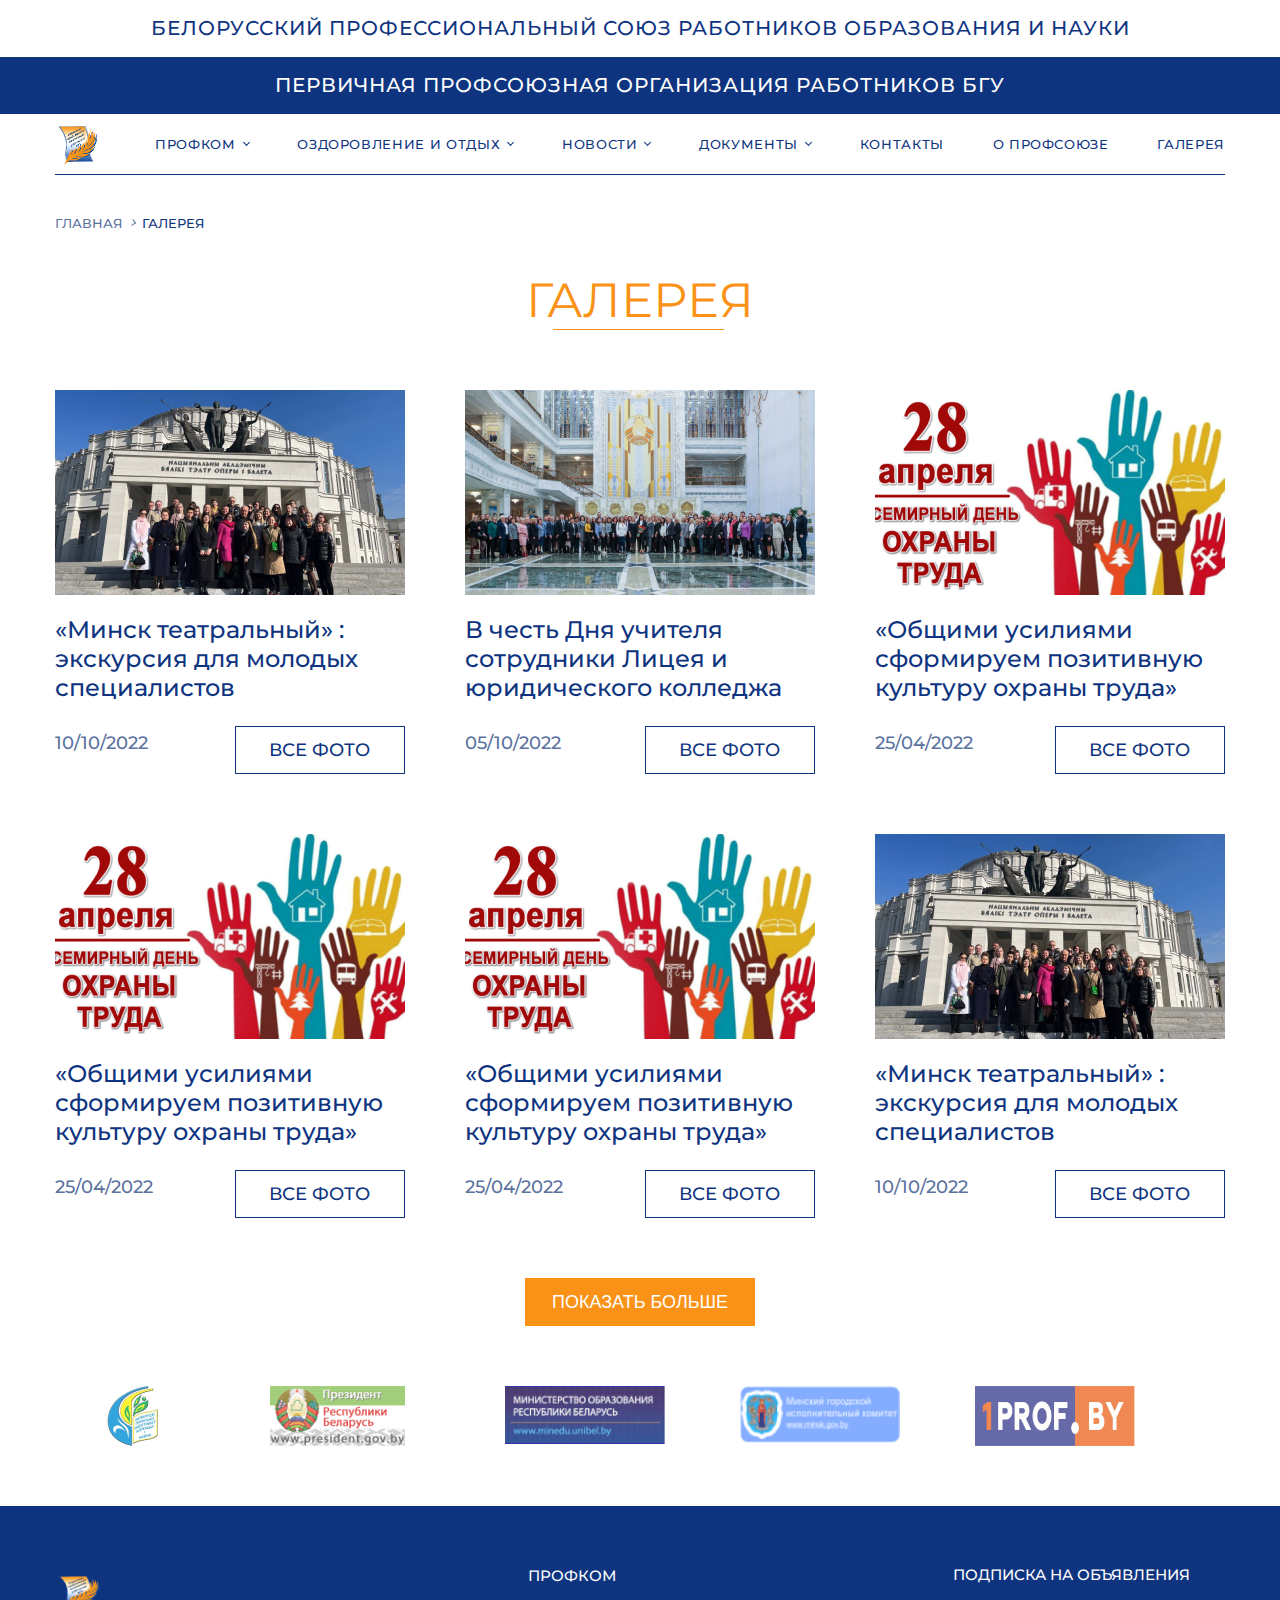
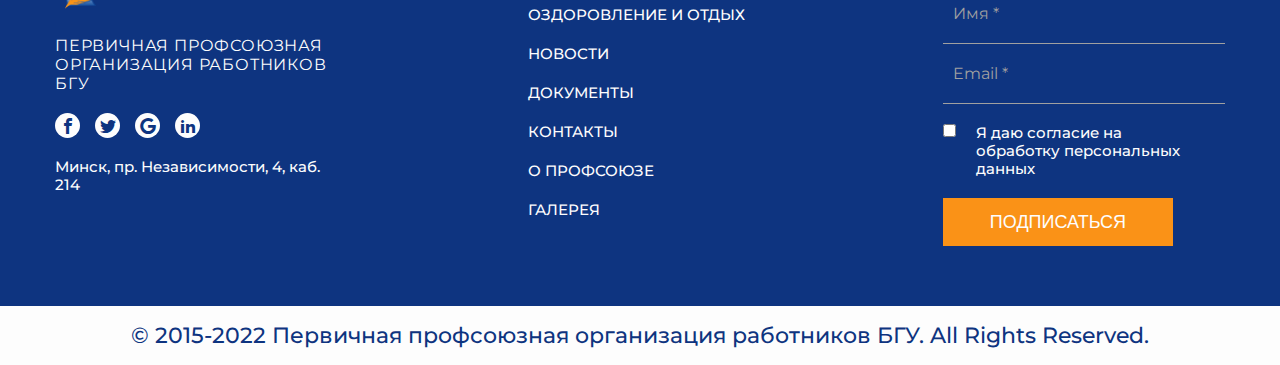
<file: gallery.html>
<!DOCTYPE html>
<html lang="en">

<head>
    <meta charset="UTF-8">
    <meta http-equiv="X-UA-Compatible" content="IE=edge">
    <meta name="viewport" content="width=device-width, initial-scale=1.0">
    <link rel="stylesheet" href="https://cdn.jsdelivr.net/npm/swiper@8/swiper-bundle.min.css" />
    <link rel="stylesheet" href="./fonts/iconstyle.css">
    <link rel="stylesheet" href="./css/style.css">
    <title>Первичная профсоюзная организация работников БГУ</title>
</head>

<body>
    <div class="wrapper">
        <h2 class="title-primary">БЕЛОРУССКИЙ ПРОФЕССИОНАЛЬНЫЙ СОЮЗ РАБОТНИКОВ ОБРАЗОВАНИЯ И НАУКИ</h2>
        <h2 class="title-secondary">ПЕРВИЧНАЯ ПРОФСОЮЗНАЯ ОРГАНИЗАЦИЯ РАБОТНИКОВ БГУ</h2>
        <header class="header">
            <div class="header__container container">
                <div class="header__content">
                    <a href="index.html" class="header__logo">
                        <img src="./images/logo.png" alt="logo">
                    </a>
                    <div class="header__burger">
                        <span></span>
                    </div>
                    <ul class="header__list">
                        <li class='drop-down'>
                            <a href="" class="header__link">
                                ПРОФКОМ
                            </a>
                            <ul class="drop-down-menu drop-down-menu_l">
                                <li>
                                    <a href="comp-tradeunion.html" class="header__link">СОСТАВ ПРОФКОМА</a>
                                </li>
                                <li>
                                    <a href="" class="header__link">ПРОИЗВОДСТВЕННАЯ КОМИССИЯ</a>
                                </li>
                                <li>
                                    <a href="" class="header__link">КОМИССИЯ ПО КУЛЬТУРНО-МАССОВОЙ РАБОТЕ</a>
                                </li>
                                <li>
                                    <a href="" class="header__link">ПРОИЗВОДСТВЕННАЯ КОМИССИЯ</a>
                                </li>
                                <li>
                                    <a href="" class="header__link">КОМИССИЯ ПО РАБОТЕ С ВЕТЕРАНАМИ, МОЛОДЕЖЬЮ И
                                        РАЗВИТИЮ ПРОФСОЮЗНЫХ ТРАДИЦИЙ</a>
                                </li>
                                <li>
                                    <a href="" class="header__link">КОМИССИЯ ПО ОЗДОРОВЛЕНИЮ И СПОРТИВНО-МАССОВОЙ
                                        РАБОТЕ</a>
                                </li>
                                <li>
                                    <a href="" class="header__link">КОМИССИЯ ПО ЖИЛИЩНО-БЫТОВЫМ ВОПРОСАМ И КОНТРОЛЮ
                                        ЗА ОРГАНИЗАЦИЕЙ
                                        ОБЩЕСТВЕННОГО ПИТАНИЯ</a>
                                </li>
                                <li>
                                    <a href="" class="header__link">ОРГАНИЗАЦИОННО-МАССОВАЯ КОМИССИЯ</a>
                                </li>
                                <li>
                                    <a href="" class="header__link">КОМИССИЯ ПО ОХРАНЕ ТРУДА</a>
                                </li>
                                <li>
                                    <a href="" class="header__link">КОМИССИЯ ПО ИНФОРМАЦИОННО-АНАЛИТИЧЕСКОЙ
                                        РАБОТЕ</a>
                                </li>
                            </ul>
                        </li>
                        <li class='drop-down'>
                            <a href="cultural-and-mass-work.html" class="header__link">
                                ОЗДОРОВЛЕНИЕ И ОТДЫХ
                            </a>
                            <ul class="drop-down-menu drop-down-menu_m">
                                <li>
                                    <a href="cultural-and-mass-work.html" class="header__link">КУЛЬТУРНО-МАССОВАЯ РАБОТА</a>
                                </li>
                                <li>
                                    <a href="sport-and-mass-work.html" class="header__link">СПОРТИВНО-МАССОВАЯ РАБОТА</a>
                                </li>
                                <li>
                                    <a href="recovery-in-briga.html" class="header__link">ОЗДОРОВЛЕНИЕ В СОК «Бригантина»</a>
                                </li>
                                <li>
                                    <a href="" class="header__link">САНАТОРИИ ФПБ</a>
                                </li>
                            </ul>
                        </li>
                        <li class='drop-down'>
                            <a href="" class="header__link">
                                НОВОСТИ
                            </a>
                            <ul class="drop-down-menu drop-down-menu_m">
                                <li>
                                    <a href="" class="header__link">ОБЩЕСТВО И ПРОФСОЮЗЫ</a>
                                </li>
                                <li>
                                    <a href="" class="header__link">НОВОСТИ БГУ</a>
                                </li>
                                <li>
                                    <a href="" class="header__link">СОБЫТИЯ И ПОЗДРАВЛЕНИЯ</a>
                                </li>
                                <li>
                                    <a href="" class="header__link">ПРОФКОМ ИНФОРМИРУЕТ</a>
                                </li>
                            </ul>
                        </li>
                        <li class='drop-down'>
                            <a href="" class="header__link">
                                ДОКУМЕНТЫ
                            </a>
                            <ul class="drop-down-menu drop-down-menu_m">
                                <li>
                                    <a href="" class="header__link">ВАЖНЫЕ ДОКУМЕНТЫ</a>
                                </li>
                                <li>
                                    <a href="" class="header__link">НОРМАТИВНЫЕ ПРАВОВЫЕ АКТЫ</a>
                                </li>
                                <li>
                                    <a href="" class="header__link">ДОКУМЕНТЫ ПК</a>
                                </li>
                                <li>
                                    <a href="" class="header__link">КОЛЛЕКТИВНЫЙ ДОГОВОР</a>
                                </li>
                                <li>
                                    <a href="" class="header__link">ВСТУПИТЬ В ПРОФСОЮЗ</a>
                                </li>
                                <li>
                                    <a href="" class="header__link">ФОРМЫ СТАТИЧЕСКОЙ ОТЧЕТНОСТИ, БЛАНКИ</a>
                                </li>
                                <li>
                                    <a href="" class="header__link">ЮРИДИЧЕСКАЯ КОНСУЛЬТАЦИЯ</a>
                                </li>
                                <li>
                                    <a href="" class="header__link">ОХРАНА ТРУДА</a>
                                </li>
                            </ul>
                        </li>
                        <li>
                            <a href="" class="header__link">КОНТАКТЫ</a>
                        </li>
                        <li>
                            <a href="" class="header__link">О ПРОФСОЮЗЕ</a>
                        </li>
                        <li>
                            <a href="" class="header__link">ГАЛЕРЕЯ</a>
                        </li>
                    </ul>
                </div>
            </div>
        </header>
        <main class="page-gallery">
            <div class="pass-to-page">
                <div class="pass-to-page__container container">
                    <ul class="pass-to-page__menu">
                        <li class="pass-to-page__menu-item"><a href="index.html">Главная</a></li>
                        <li class="pass-to-page__menu-item"><a href="">Галерея</a></li>
                    </ul>
                </div>
            </div>
            <div class="page-title">
                <h1>галерея</h1>
            </div>
            <section class="gallery">
                <div class="gallery__container container">
                    <div class="gallery__items">
                        <article class="gallery__item item">
                            <img class="item__image" src="images/prof-info-1.png" alt="Картинка" />
                            <div class="item__content">
                                <h4 class="item__content-title">«Минск театральный» : экскурсия для молодых специалистов
                                </h4>
                                <p class="item__content-data-of-publish">10/10/2022
                                </p>
                                <a href="images.html" class="button button_more-detailed">все фото</a>
                            </div>
                        </article>
                        <article class="gallery__item item">
                            <img class="item__image" src="images/prof-info-2.png" alt="Картинка" />
                            <div class="item__content">
                                <h4 class="item__content-title">В честь Дня учителя сотрудники Лицея и юридического
                                    колледжа
                                </h4>
                                <p class="item__content-data-of-publish">05/10/2022
                                </p>
                                <a href="" class="button button_more-detailed">все фото</a>
                            </div>
                        </article>
                        <article class="gallery__item item">
                            <img class="item__image" src="images/prof-info-3.png" alt="Картинка" />
                            <div class="item__content">
                                <h4 class="item__content-title">«Общими усилиями сформируем позитивную культуру охраны
                                    труда»
                                </h4>
                                <p class="item__content-data-of-publish">25/04/2022
                                </p>
                                <a href="" class="button button_more-detailed">все фото</a>
                            </div>
                        </article>
                        <article class="gallery__item item">
                            <img class="item__image" src="images/prof-info-3.png" alt="Картинка" />
                            <div class="item__content">
                                <h4 class="item__content-title">«Общими усилиями сформируем позитивную культуру охраны
                                    труда»
                                </h4>
                                <p class="item__content-data-of-publish">25/04/2022
                                </p>
                                <a href="" class="button button_more-detailed">все фото</a>
                            </div>
                        </article>
                        <article class="gallery__item item">
                            <img class="item__image" src="images/prof-info-3.png" alt="Картинка" />
                            <div class="item__content">
                                <h4 class="item__content-title">«Общими усилиями сформируем позитивную культуру охраны
                                    труда»
                                </h4>
                                <p class="item__content-data-of-publish">25/04/2022
                                </p>
                                <a href="" class="button button_more-detailed">все фото</a>
                            </div>
                        </article>
                        <article class="gallery__item item">
                            <img class="item__image" src="images/prof-info-1.png" alt="Картинка" />
                            <div class="item__content">
                                <h4 class="item__content-title">«Минск театральный» : экскурсия для молодых специалистов
                                </h4>
                                <p class="item__content-data-of-publish">10/10/2022
                                </p>
                                <a href="" class="button button_more-detailed">все фото</a>
                            </div>
                        </article>
                        <article class="gallery__item item">
                            <img class="item__image" src="images/prof-info-2.png" alt="Картинка" />
                            <div class="item__content">
                                <h4 class="item__content-title">В честь Дня учителя сотрудники Лицея и юридического
                                    колледжа
                                </h4>
                                <p class="item__content-data-of-publish">05/10/2022
                                </p>
                                <a href="" class="button button_more-detailed">все фото</a>
                            </div>
                        </article>
                        <article class="gallery__item item">
                            <img class="item__image" src="images/prof-info-3.png" alt="Картинка" />
                            <div class="item__content">
                                <h4 class="item__content-title">«Общими усилиями сформируем позитивную культуру охраны
                                    труда»
                                </h4>
                                <p class="item__content-data-of-publish">25/04/2022
                                </p>
                                <a href="" class="button button_more-detailed">все фото</a>
                            </div>
                        </article>
                    </div>
                    <button href="images.html" class="button button_show-more button_show-more_gallery">Показать больше</button>
                </div>
            </section>
            <section class="slider-banners">
                <a href="https://estu.1prof.by/" class="slider-banners__item_small slider-banners__item">
                    <img src="images/swiper-banners-1.png" alt="Картинка">
                </a>
                <a href="https://president.gov.by/ru" class="slider-banners__item">
                    <img src="images/swiper-banners-2.png" alt="Картинка">
                </a>
                <a href="https://edu.gov.by/" class="slider-banners__item">
                    <img src="images/swiper-banners-3.png" alt="Картинка">
                </a>
                <a href="https://minsk.gov.by/ru/" class="slider-banners__item">
                    <img src="images/swiper-banners-4.png" alt="Картинка">
                </a>
                <a href="https://1prof.by/" class="slider-banners__item_large slider-banners__item">
                    <img src="images/swiper-banners-5.png" alt="Картинка">
                </a>
                <a href="https://belchas.1prof.by/" class="slider-banners__item">
                    <img src="images/swiper-banners-6.png" alt="Картинка">
                </a>
                <a href="https://bsu.by/" class="slider-banners__item">
                    <img src="images/swiper-banners-7.png" alt="Картинка">
                </a>
                <a href="https://www.sb.by/" class="slider-banners__item">
                    <img src="images/swiper-banners-8.png" alt="Картинка">
                </a>
                <a href="https://pravo.by/" class="slider-banners__item">
                    <img src="images/swiper-banners-9.png" alt="Картинка">
                </a>
            </section>
        </main>
        <footer class="footer">
            <div class="footer__container container">
                <div class="footer__columns">
                    <div class="footer__columns-left">
                        <img class="footer__left-logo" src="./images/logo.png" alt="Картинка" />
                        <p class="footer__left-title">ПЕРВИЧНАЯ ПРОФСОЮЗНАЯ ОРГАНИЗАЦИЯ РАБОТНИКОВ БГУ</p>
                        <ul class="footer__left-icons">
                            <li class="icon"><a
                                    href="https://www.facebook.com/login.php?skip_api_login=1&api_key=966242223397117&signed_next=1&next=https%3A%2F%2Fwww.facebook.com%2Fsharer.php%3Fu%3Dhttps%253A%252F%252Ftradeunion.bsu.by%252Findex.php%252Fhealth%252Fculture&cancel_url=https%3A%2F%2Fwww.facebook.com%2Fdialog%2Fclose_window%2F%3Fapp_id%3D966242223397117%26connect%3D0%23_%3D_&display=popup&locale=ru_RU"
                                    class="icon-facebook"></a></li>
                            <li class="icon"><a
                                    href="https://twitter.com/intent/tweet?url=https%3A%2F%2Ftradeunion.bsu.by%2Findex.php%2Fhealth%2Fculture&text=%D0%9A%D1%83%D0%BB%D1%8C%D1%82%D1%83%D1%80%D0%B0"
                                    class="icon-twitter"></a></li>
                            <li class="icon"><a
                                    href="https://plus.google.com/share?url=https://tradeunion.bsu.by/index.php/health/culture"
                                    class="icon-google"></a></li>
                            <li class="icon"><a
                                    href="https://www.linkedin.com/shareArticle/?mini=true&url=https://tradeunion.bsu.by/index.php/health/culture"
                                    class="icon-linkedin"></a></li>
                        </ul>
                        <p class="footer__left-address">Минск, пр. Независимости, 4, каб. 214</p>
                    </div>
                    <div class="footer__columns-center">
                        <nav class="footer__center-nav">
                            <ul class="footer__nav">
                                <li><a href="" class="footer__nav-link">Профком</a></li>
                                <li><a href="" class="footer__nav-link">Оздоровление и отдых</a></li>
                                <li><a href="" class="footer__nav-link">Новости</a></li>
                                <li><a href="" class="footer__nav-link">Документы</a></li>
                                <li><a href="" class="footer__nav-link">Контакты</a></li>
                                <li><a href="" class="footer__nav-link">О профсоюзе</a></li>
                                <li><a href="" class="footer__nav-link">Галерея</a></li>
                            </ul>
                        </nav>
                    </div>
                    <div class="footer__columns-right">
                        <form novalidate class="form">
                            <p class="form__title">Подписка на объявления</p>
                            <div class="form__input">
                                <label for="text" class="form-label" min-length="2">Имя</label>
                                <input type="text" class="form-control" pattern="[А-ЯЁA-Z][а-яёa-z]+" required>
                                <div class="alert alert-danger">Некорректный ввод имени</div>
                            </div>
                            <div class="form__input">
                                <label for="email" class="form-label" min-length="3">Email</label>
                                <input type="email" class="form-control" required>
                                <div class="alert alert-danger">Некорректный ввод email</div>
                            </div>
                            <div class="form__check">
                                <input type="checkbox" class="form-checkbox" name="check" value="yes" required>
                                <span>Я даю согласие на обработку персональных данных</span>
                            </div>
                            <input type="submit" name="form-submit" class="btn-submit" disabled=""
                                value="Подписаться" />
                        </form>
                    </div>
                </div>
            </div>
            <div class="copyright">
                &copy; 2015-2022 Первичная профсоюзная организация работников БГУ. All Rights Reserved.
            </div>
        </footer>
    </div>
    <script src="https://code.jquery.com/jquery-3.6.1.min.js
"></script>
    <script src="./js/slick.min.js"></script>
    <script src="https://cdn.jsdelivr.net/npm/swiper@8/swiper-bundle.min.js"></script>
    <script src="./js/index.js"></script>
</body>

</html>
</file>
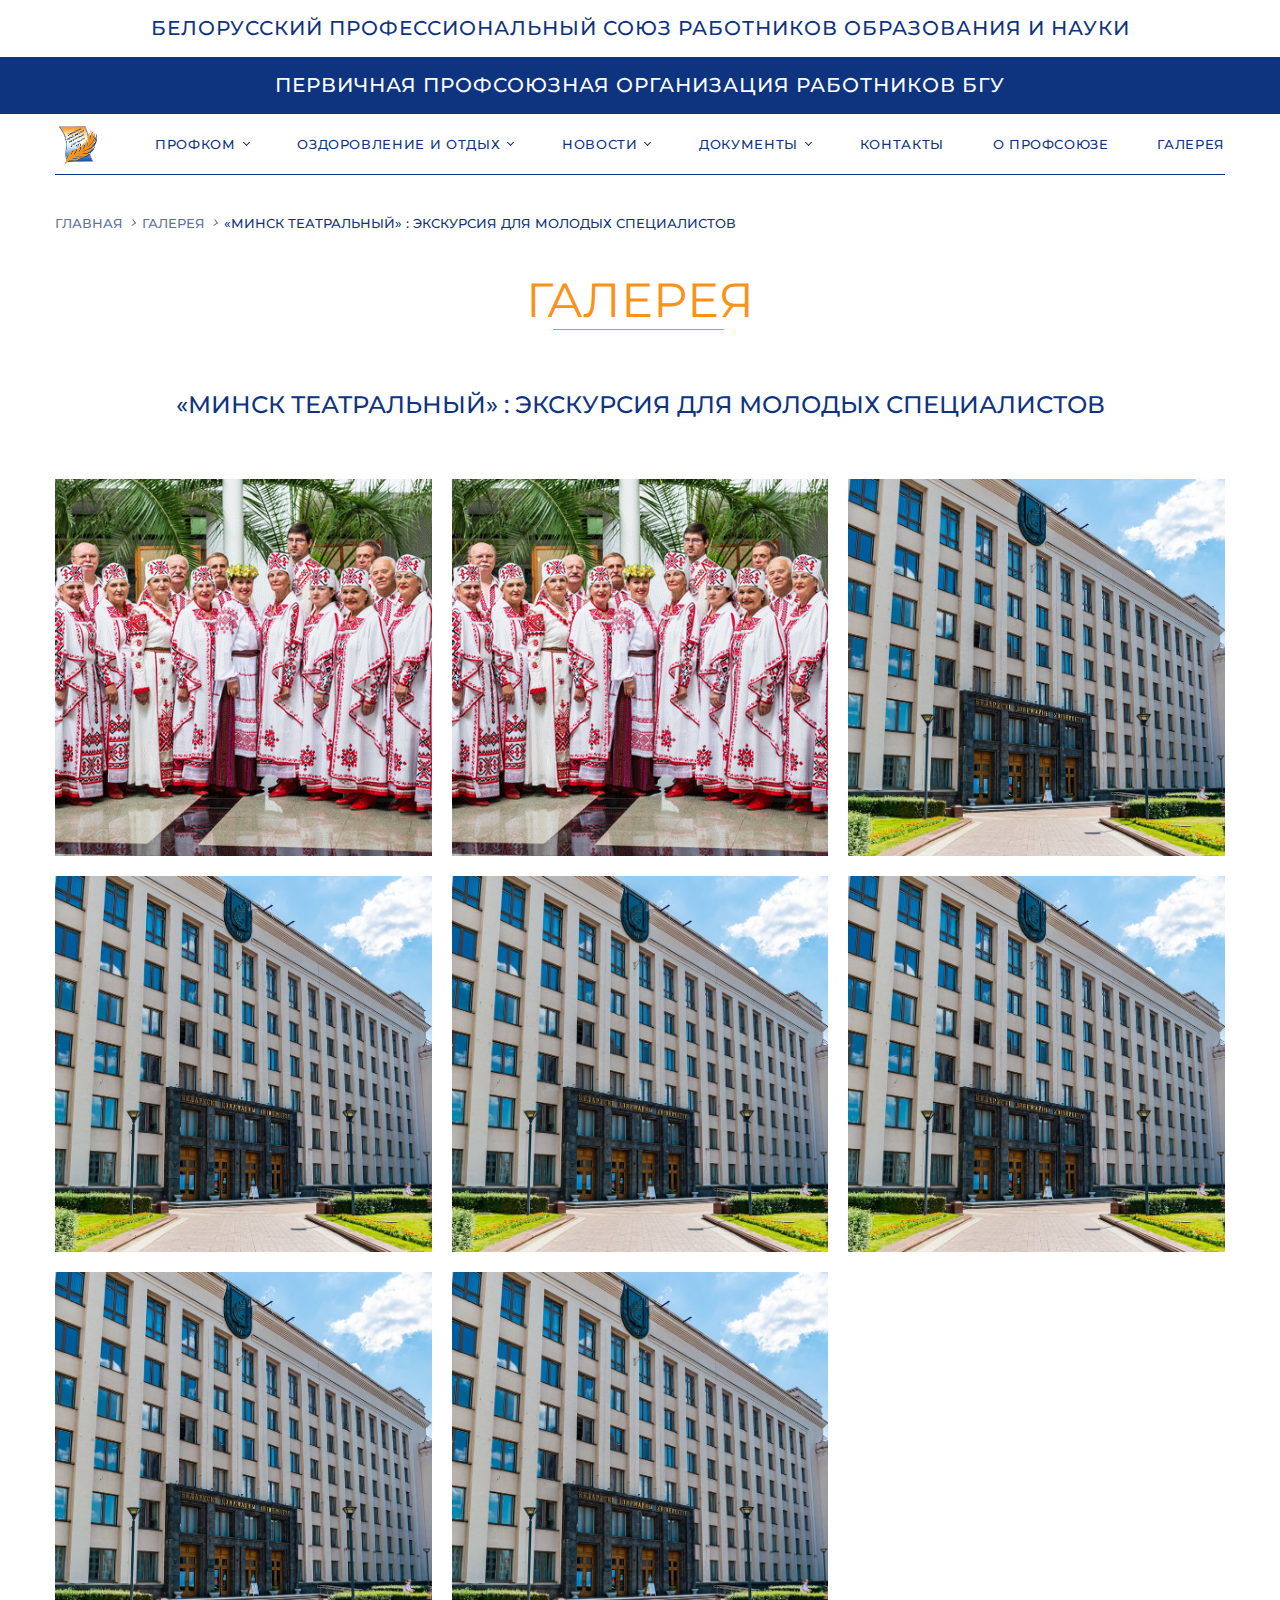
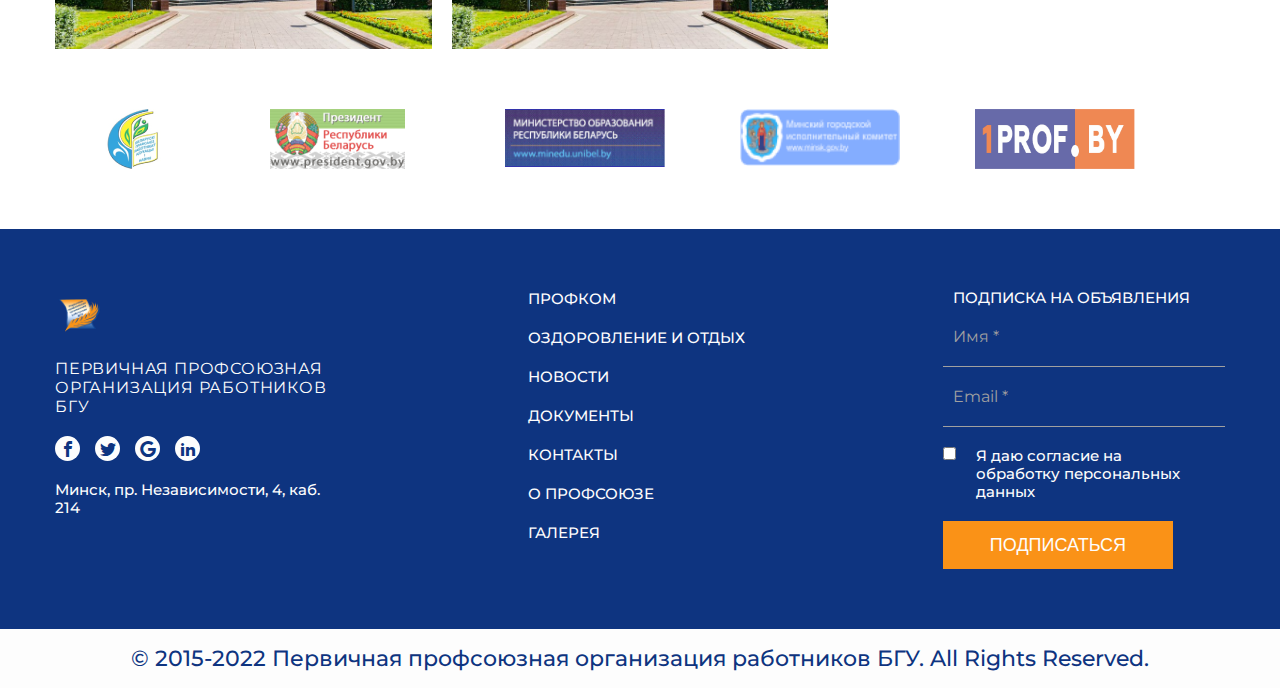
<file: images.html>
<!DOCTYPE html>
<html lang="en">

<head>
    <meta charset="UTF-8">
    <meta http-equiv="X-UA-Compatible" content="IE=edge">
    <meta name="viewport" content="width=device-width, initial-scale=1.0">
    <link rel="stylesheet" href="https://cdn.jsdelivr.net/npm/swiper@8/swiper-bundle.min.css" />
    <link rel="stylesheet" href="./fonts/iconstyle.css">
    <link rel="stylesheet" href="./css/style.css">
    <title>Первичная профсоюзная организация работников БГУ</title>
</head>

<body>
    <div class="wrapper">
        <h2 class="title-primary">БЕЛОРУССКИЙ ПРОФЕССИОНАЛЬНЫЙ СОЮЗ РАБОТНИКОВ ОБРАЗОВАНИЯ И НАУКИ</h2>
        <h2 class="title-secondary">ПЕРВИЧНАЯ ПРОФСОЮЗНАЯ ОРГАНИЗАЦИЯ РАБОТНИКОВ БГУ</h2>
        <header class="header">
            <div class="header__container container">
                <div class="header__content">
                    <a href="index.html" class="header__logo">
                        <img src="./images/logo.png" alt="logo">
                    </a>
                    <div class="header__burger">
                        <span></span>
                    </div>
                    <ul class="header__list">
                        <li class='drop-down'>
                            <a href="" class="header__link">
                                ПРОФКОМ
                            </a>
                            <ul class="drop-down-menu drop-down-menu_l">
                                <li>
                                    <a href="comp-tradeunion.html" class="header__link">СОСТАВ ПРОФКОМА</a>
                                </li>
                                <li>
                                    <a href="" class="header__link">ПРОИЗВОДСТВЕННАЯ КОМИССИЯ</a>
                                </li>
                                <li>
                                    <a href="" class="header__link">КОМИССИЯ ПО КУЛЬТУРНО-МАССОВОЙ РАБОТЕ</a>
                                </li>
                                <li>
                                    <a href="" class="header__link">ПРОИЗВОДСТВЕННАЯ КОМИССИЯ</a>
                                </li>
                                <li>
                                    <a href="" class="header__link">КОМИССИЯ ПО РАБОТЕ С ВЕТЕРАНАМИ, МОЛОДЕЖЬЮ И
                                        РАЗВИТИЮ ПРОФСОЮЗНЫХ ТРАДИЦИЙ</a>
                                </li>
                                <li>
                                    <a href="" class="header__link">КОМИССИЯ ПО ОЗДОРОВЛЕНИЮ И СПОРТИВНО-МАССОВОЙ
                                        РАБОТЕ</a>
                                </li>
                                <li>
                                    <a href="" class="header__link">КОМИССИЯ ПО ЖИЛИЩНО-БЫТОВЫМ ВОПРОСАМ И КОНТРОЛЮ
                                        ЗА ОРГАНИЗАЦИЕЙ
                                        ОБЩЕСТВЕННОГО ПИТАНИЯ</a>
                                </li>
                                <li>
                                    <a href="" class="header__link">ОРГАНИЗАЦИОННО-МАССОВАЯ КОМИССИЯ</a>
                                </li>
                                <li>
                                    <a href="" class="header__link">КОМИССИЯ ПО ОХРАНЕ ТРУДА</a>
                                </li>
                                <li>
                                    <a href="" class="header__link">КОМИССИЯ ПО ИНФОРМАЦИОННО-АНАЛИТИЧЕСКОЙ
                                        РАБОТЕ</a>
                                </li>
                            </ul>
                        </li>
                        <li class='drop-down'>
                            <a href="cultural-and-mass-work.html" class="header__link">
                                ОЗДОРОВЛЕНИЕ И ОТДЫХ
                            </a>
                            <ul class="drop-down-menu drop-down-menu_m">
                                <li>
                                    <a href="" class="header__link">КУЛЬТУРНО-МАССОВАЯ РАБОТА</a>
                                </li>
                                <li>
                                    <a href="sport-and-mass-work.html" class="header__link">СПОРТИВНО-МАССОВАЯ РАБОТА</a>
                                </li>
                                <li>
                                    <a href="recovery-in-briga.html" class="header__link">ОЗДОРОВЛЕНИЕ В СОК «Бригантина»</a>
                                </li>
                                <li>
                                    <a href="" class="header__link">САНАТОРИИ ФПБ</a>
                                </li>
                            </ul>
                        </li>
                        <li class='drop-down'>
                            <a href="" class="header__link">
                                НОВОСТИ
                            </a>
                            <ul class="drop-down-menu drop-down-menu_m">
                                <li>
                                    <a href="" class="header__link">ОБЩЕСТВО И ПРОФСОЮЗЫ</a>
                                </li>
                                <li>
                                    <a href="" class="header__link">НОВОСТИ БГУ</a>
                                </li>
                                <li>
                                    <a href="" class="header__link">СОБЫТИЯ И ПОЗДРАВЛЕНИЯ</a>
                                </li>
                                <li>
                                    <a href="" class="header__link">ПРОФКОМ ИНФОРМИРУЕТ</a>
                                </li>
                            </ul>
                        </li>
                        <li class='drop-down'>
                            <a href="" class="header__link">
                                ДОКУМЕНТЫ
                            </a>
                            <ul class="drop-down-menu drop-down-menu_m">
                                <li>
                                    <a href="" class="header__link">ВАЖНЫЕ ДОКУМЕНТЫ</a>
                                </li>
                                <li>
                                    <a href="" class="header__link">НОРМАТИВНЫЕ ПРАВОВЫЕ АКТЫ</a>
                                </li>
                                <li>
                                    <a href="" class="header__link">ДОКУМЕНТЫ ПК</a>
                                </li>
                                <li>
                                    <a href="" class="header__link">КОЛЛЕКТИВНЫЙ ДОГОВОР</a>
                                </li>
                                <li>
                                    <a href="" class="header__link">ВСТУПИТЬ В ПРОФСОЮЗ</a>
                                </li>
                                <li>
                                    <a href="" class="header__link">ФОРМЫ СТАТИЧЕСКОЙ ОТЧЕТНОСТИ, БЛАНКИ</a>
                                </li>
                                <li>
                                    <a href="" class="header__link">ЮРИДИЧЕСКАЯ КОНСУЛЬТАЦИЯ</a>
                                </li>
                                <li>
                                    <a href="" class="header__link">ОХРАНА ТРУДА</a>
                                </li>
                            </ul>
                        </li>
                        <li>
                            <a href="" class="header__link">КОНТАКТЫ</a>
                        </li>
                        <li>
                            <a href="" class="header__link">О ПРОФСОЮЗЕ</a>
                        </li>
                        <li>
                            <a href="" class="header__link">ГАЛЕРЕЯ</a>
                        </li>
                    </ul>
                </div>
            </div>
        </header>
        <main class="page-images">
            <div class="pass-to-page">
                <div class="pass-to-page__container container">
                    <ul class="pass-to-page__menu">
                        <li class="pass-to-page__menu-item"><a href="index.html">Главная</a></li>
                        <li class="pass-to-page__menu-item"><a href="gallery.html">Галерея</a></li>
                        <li class="pass-to-page__menu-item"><a href="">«Минск театральный» : экскурсия для молодых специалистов</a></li>
                    </ul>
                </div>
            </div>
            <div class="page-title">
                <h1>галерея</h1>
            </div>
                <p class="page-subtitle">«Минск театральный» : экскурсия для молодых специалистов</p>
            <section class="images">
                <div class="images__container container">
                    <div class="images__items">
                        <div class="images__item item">
                            <img class="item__image" src="images/swiper-2.jpg" alt="Картинка" />
                        </div>
                        <div class="images__item item">
                            <img class="item__image" src="images/swiper-2.jpg" alt="Картинка" />
                        </div>
                        <div class="images__item item">
                            <img class="item__image" src="images/swiper-1.jpg" alt="Картинка" />
                        </div>
                        <div class="images__item item">
                            <img class="item__image" src="images/swiper-1.jpg" alt="Картинка" />
                        </div>
                        <div class="images__item item">
                            <img class="item__image" src="images/swiper-1.jpg" alt="Картинка" />
                        </div>
                        <div class="images__item item">
                            <img class="item__image" src="images/swiper-1.jpg" alt="Картинка" />
                        </div>
                        <div class="images__item item">
                            <img class="item__image" src="images/swiper-1.jpg" alt="Картинка" />
                        </div>
                        <div class="images__item item">
                            <img class="item__image" src="images/swiper-1.jpg" alt="Картинка" />
                        </div>
                    </div>
                </div>
            </section>
            <section class="slider-banners">
                <a href="https://estu.1prof.by/" class="slider-banners__item_small slider-banners__item">
                    <img src="images/swiper-banners-1.png" alt="Картинка">
                </a>
                <a href="https://president.gov.by/ru" class="slider-banners__item">
                    <img src="images/swiper-banners-2.png" alt="Картинка">
                </a>
                <a href="https://edu.gov.by/" class="slider-banners__item">
                    <img src="images/swiper-banners-3.png" alt="Картинка">
                </a>
                <a href="https://minsk.gov.by/ru/" class="slider-banners__item">
                    <img src="images/swiper-banners-4.png" alt="Картинка">
                </a>
                <a href="https://1prof.by/" class="slider-banners__item_large slider-banners__item">
                    <img src="images/swiper-banners-5.png" alt="Картинка">
                </a>
                <a href="https://belchas.1prof.by/" class="slider-banners__item">
                    <img src="images/swiper-banners-6.png" alt="Картинка">
                </a>
                <a href="https://bsu.by/" class="slider-banners__item">
                    <img src="images/swiper-banners-7.png" alt="Картинка">
                </a>
                <a href="https://www.sb.by/" class="slider-banners__item">
                    <img src="images/swiper-banners-8.png" alt="Картинка">
                </a>
                <a href="https://pravo.by/" class="slider-banners__item">
                    <img src="images/swiper-banners-9.png" alt="Картинка">
                </a>
            </section>
        </main>
        <footer class="footer">
            <div class="footer__container container">
                <div class="footer__columns">
                    <div class="footer__columns-left">
                        <img class="footer__left-logo" src="./images/logo.png" alt="Картинка" />
                        <p class="footer__left-title">ПЕРВИЧНАЯ ПРОФСОЮЗНАЯ ОРГАНИЗАЦИЯ РАБОТНИКОВ БГУ</p>
                        <ul class="footer__left-icons">
                            <li class="icon"><a
                                    href="https://www.facebook.com/login.php?skip_api_login=1&api_key=966242223397117&signed_next=1&next=https%3A%2F%2Fwww.facebook.com%2Fsharer.php%3Fu%3Dhttps%253A%252F%252Ftradeunion.bsu.by%252Findex.php%252Fhealth%252Fculture&cancel_url=https%3A%2F%2Fwww.facebook.com%2Fdialog%2Fclose_window%2F%3Fapp_id%3D966242223397117%26connect%3D0%23_%3D_&display=popup&locale=ru_RU"
                                    class="icon-facebook"></a></li>
                            <li class="icon"><a
                                    href="https://twitter.com/intent/tweet?url=https%3A%2F%2Ftradeunion.bsu.by%2Findex.php%2Fhealth%2Fculture&text=%D0%9A%D1%83%D0%BB%D1%8C%D1%82%D1%83%D1%80%D0%B0"
                                    class="icon-twitter"></a></li>
                            <li class="icon"><a
                                    href="https://plus.google.com/share?url=https://tradeunion.bsu.by/index.php/health/culture"
                                    class="icon-google"></a></li>
                            <li class="icon"><a
                                    href="https://www.linkedin.com/shareArticle/?mini=true&url=https://tradeunion.bsu.by/index.php/health/culture"
                                    class="icon-linkedin"></a></li>
                        </ul>
                        <p class="footer__left-address">Минск, пр. Независимости, 4, каб. 214</p>
                    </div>
                    <div class="footer__columns-center">
                        <nav class="footer__center-nav">
                            <ul class="footer__nav">
                                <li><a href="" class="footer__nav-link">Профком</a></li>
                                <li><a href="" class="footer__nav-link">Оздоровление и отдых</a></li>
                                <li><a href="" class="footer__nav-link">Новости</a></li>
                                <li><a href="" class="footer__nav-link">Документы</a></li>
                                <li><a href="" class="footer__nav-link">Контакты</a></li>
                                <li><a href="" class="footer__nav-link">О профсоюзе</a></li>
                                <li><a href="" class="footer__nav-link">Галерея</a></li>
                            </ul>
                        </nav>
                    </div>
                    <div class="footer__columns-right">
                        <form novalidate class="form">
                            <p class="form__title">Подписка на объявления</p>
                            <div class="form__input">
                                <label for="text" class="form-label" min-length="2">Имя</label>
                                <input type="text" class="form-control" pattern="[А-ЯЁA-Z][а-яёa-z]+" required>
                                <div class="alert alert-danger">Некорректный ввод имени</div>
                            </div>
                            <div class="form__input">
                                <label for="email" class="form-label" min-length="3">Email</label>
                                <input type="email" class="form-control" required>
                                <div class="alert alert-danger">Некорректный ввод email</div>
                            </div>
                            <div class="form__check">
                                <input type="checkbox" class="form-checkbox" name="check" value="yes" required>
                                <span>Я даю согласие на обработку персональных данных</span>
                            </div>
                            <input type="submit" name="form-submit" class="btn-submit" disabled=""
                                value="Подписаться" />
                        </form>
                    </div>
                </div>
            </div>
            <div class="copyright">
                &copy; 2015-2022 Первичная профсоюзная организация работников БГУ. All Rights Reserved.
            </div>
        </footer>
    </div>
    <script src="https://code.jquery.com/jquery-3.6.1.min.js
"></script>
    <script src="./js/slick.min.js"></script>
    <script src="https://cdn.jsdelivr.net/npm/swiper@8/swiper-bundle.min.js"></script>
    <script src="./js/index.js"></script>
</body>

</html>
</file>
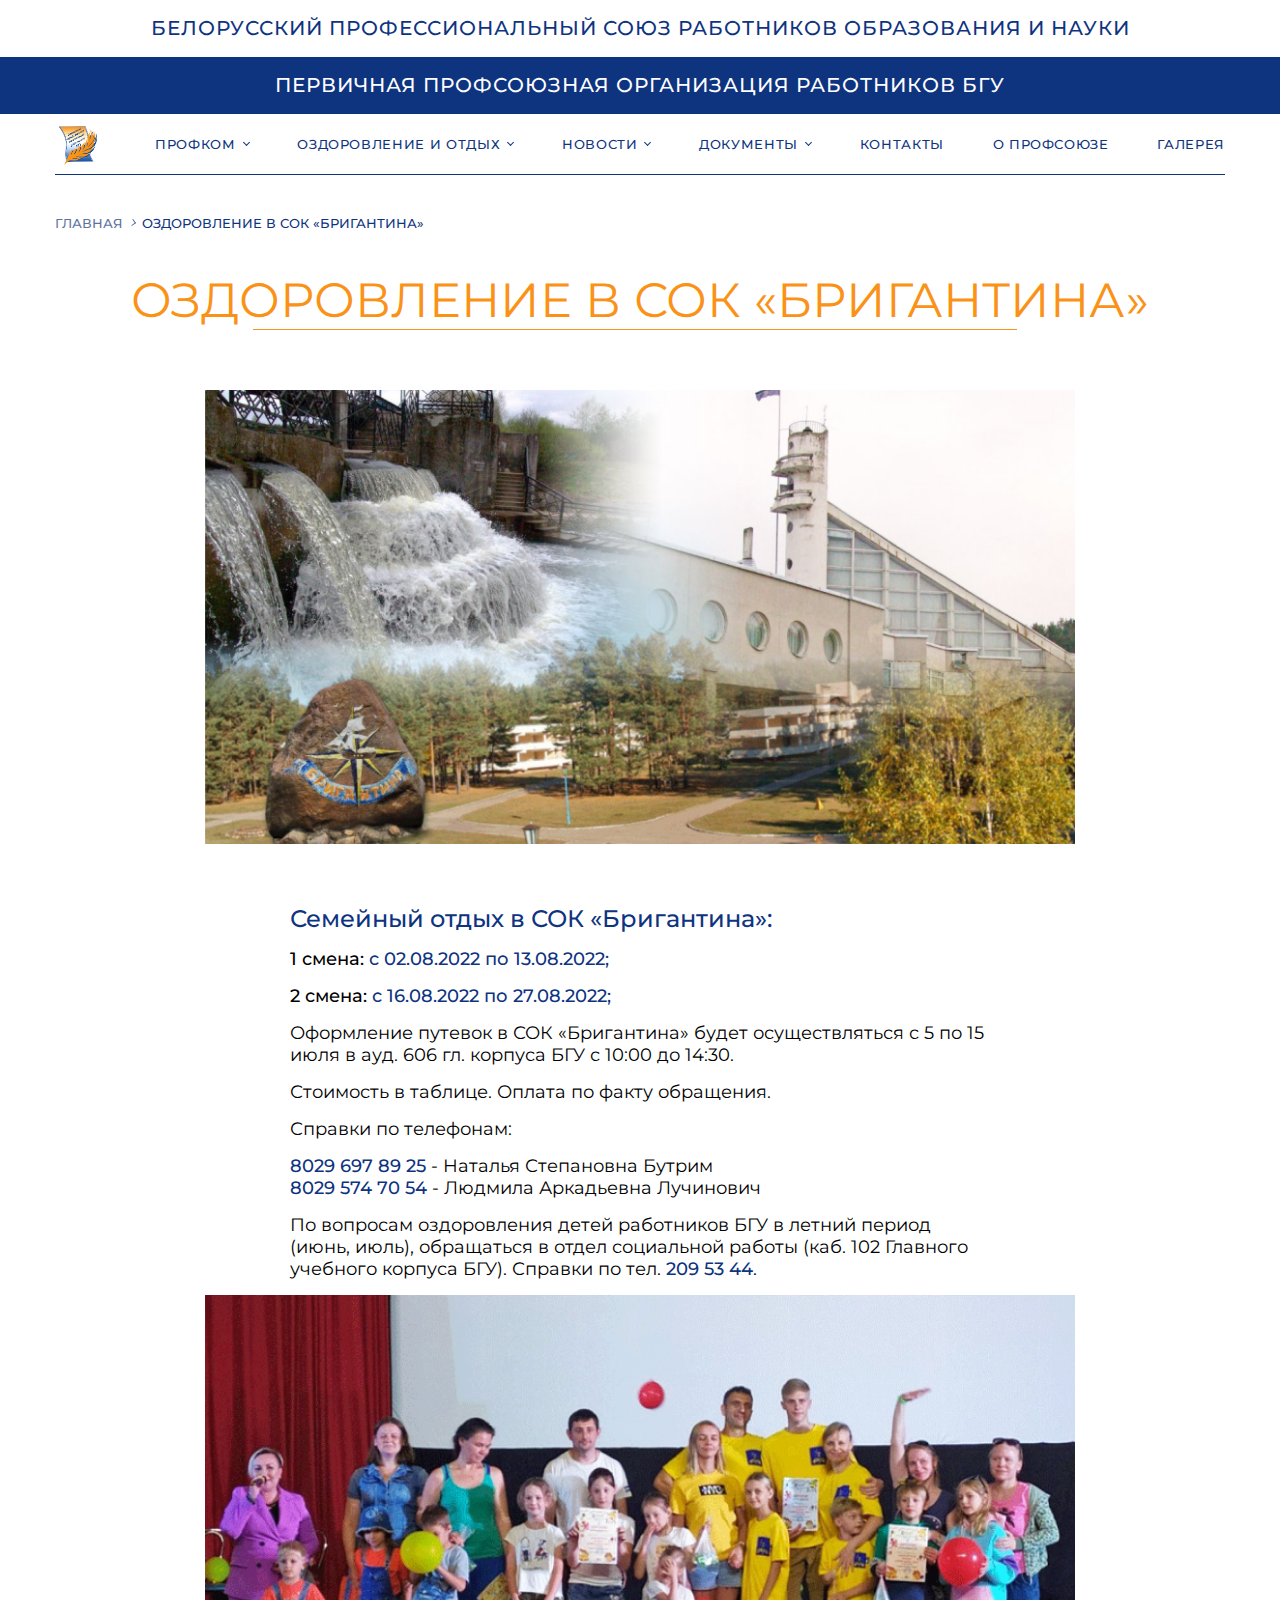
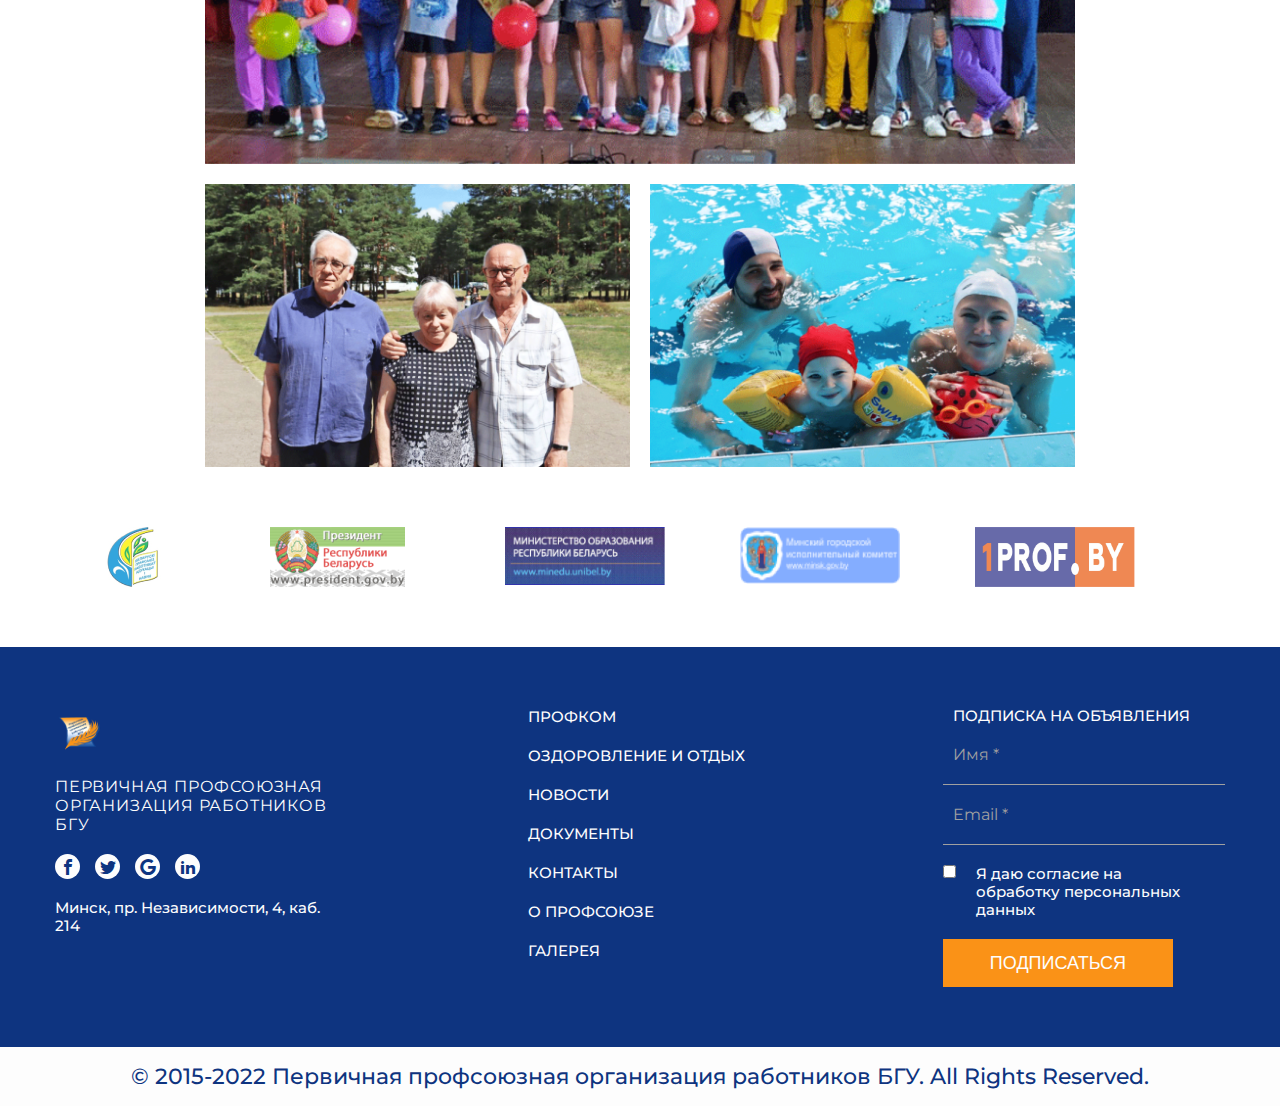
<file: recovery-in-briga.html>
<!DOCTYPE html>
<html lang="en">

<head>
    <meta charset="UTF-8">
    <meta http-equiv="X-UA-Compatible" content="IE=edge">
    <meta name="viewport" content="width=device-width, initial-scale=1.0">
    <link rel="stylesheet" href="https://cdn.jsdelivr.net/npm/swiper@8/swiper-bundle.min.css" />
    <link rel="stylesheet" href="./fonts/iconstyle.css">
    <link rel="stylesheet" href="./css/style.css">
    <title>Первичная профсоюзная организация работников БГУ</title>
</head>

<body>
    <div class="wrapper">
        <h2 class="title-primary">БЕЛОРУССКИЙ ПРОФЕССИОНАЛЬНЫЙ СОЮЗ РАБОТНИКОВ ОБРАЗОВАНИЯ И НАУКИ</h2>
        <h2 class="title-secondary">ПЕРВИЧНАЯ ПРОФСОЮЗНАЯ ОРГАНИЗАЦИЯ РАБОТНИКОВ БГУ</h2>
        <header class="header">
            <div class="header__container container">
                <div class="header__content">
                    <a href="index.html" class="header__logo">
                        <img src="./images/logo.png" alt="logo">
                    </a>
                    <div class="header__burger">
                        <span></span>
                    </div>
                    <ul class="header__list">
                        <li class='drop-down'>
                            <a href="" class="header__link">
                                ПРОФКОМ
                            </a>
                            <ul class="drop-down-menu drop-down-menu_l">
                                <li>
                                    <a href="comp-tradeunion.html" class="header__link">СОСТАВ ПРОФКОМА</a>
                                </li>
                                <li>
                                    <a href="" class="header__link">ПРОИЗВОДСТВЕННАЯ КОМИССИЯ</a>
                                </li>
                                <li>
                                    <a href="" class="header__link">КОМИССИЯ ПО КУЛЬТУРНО-МАССОВОЙ РАБОТЕ</a>
                                </li>
                                <li>
                                    <a href="" class="header__link">ПРОИЗВОДСТВЕННАЯ КОМИССИЯ</a>
                                </li>
                                <li>
                                    <a href="" class="header__link">КОМИССИЯ ПО РАБОТЕ С ВЕТЕРАНАМИ, МОЛОДЕЖЬЮ И
                                        РАЗВИТИЮ ПРОФСОЮЗНЫХ ТРАДИЦИЙ</a>
                                </li>
                                <li>
                                    <a href="" class="header__link">КОМИССИЯ ПО ОЗДОРОВЛЕНИЮ И СПОРТИВНО-МАССОВОЙ
                                        РАБОТЕ</a>
                                </li>
                                <li>
                                    <a href="" class="header__link">КОМИССИЯ ПО ЖИЛИЩНО-БЫТОВЫМ ВОПРОСАМ И КОНТРОЛЮ
                                        ЗА ОРГАНИЗАЦИЕЙ
                                        ОБЩЕСТВЕННОГО ПИТАНИЯ</a>
                                </li>
                                <li>
                                    <a href="" class="header__link">ОРГАНИЗАЦИОННО-МАССОВАЯ КОМИССИЯ</a>
                                </li>
                                <li>
                                    <a href="" class="header__link">КОМИССИЯ ПО ОХРАНЕ ТРУДА</a>
                                </li>
                                <li>
                                    <a href="" class="header__link">КОМИССИЯ ПО ИНФОРМАЦИОННО-АНАЛИТИЧЕСКОЙ
                                        РАБОТЕ</a>
                                </li>
                            </ul>
                        </li>
                        <li class='drop-down'>
                            <a href="" class="header__link">
                                ОЗДОРОВЛЕНИЕ И ОТДЫХ
                            </a>
                            <ul class="drop-down-menu drop-down-menu_m">
                                <li>
                                    <a href="cultural-and-mass-work.html" class="header__link">КУЛЬТУРНО-МАССОВАЯ
                                        РАБОТА</a>
                                </li>
                                <li>
                                    <a href="" class="header__link">СПОРТИВНО-МАССОВАЯ РАБОТА</a>
                                </li>
                                <li>
                                    <a href="recovery-in-briga.html" class="header__link">ОЗДОРОВЛЕНИЕ В СОК
                                        «Бригантина»</a>
                                </li>
                                <li>
                                    <a href="" class="header__link">САНАТОРИИ ФПБ</a>
                                </li>
                            </ul>
                        </li>
                        <li class='drop-down'>
                            <a href="" class="header__link">
                                НОВОСТИ
                            </a>
                            <ul class="drop-down-menu drop-down-menu_m">
                                <li>
                                    <a href="" class="header__link">ОБЩЕСТВО И ПРОФСОЮЗЫ</a>
                                </li>
                                <li>
                                    <a href="" class="header__link">НОВОСТИ БГУ</a>
                                </li>
                                <li>
                                    <a href="" class="header__link">СОБЫТИЯ И ПОЗДРАВЛЕНИЯ</a>
                                </li>
                                <li>
                                    <a href="" class="header__link">ПРОФКОМ ИНФОРМИРУЕТ</a>
                                </li>
                            </ul>
                        </li>
                        <li class='drop-down'>
                            <a href="" class="header__link">
                                ДОКУМЕНТЫ
                            </a>
                            <ul class="drop-down-menu drop-down-menu_m">
                                <li>
                                    <a href="" class="header__link">ВАЖНЫЕ ДОКУМЕНТЫ</a>
                                </li>
                                <li>
                                    <a href="" class="header__link">НОРМАТИВНЫЕ ПРАВОВЫЕ АКТЫ</a>
                                </li>
                                <li>
                                    <a href="" class="header__link">ДОКУМЕНТЫ ПК</a>
                                </li>
                                <li>
                                    <a href="" class="header__link">КОЛЛЕКТИВНЫЙ ДОГОВОР</a>
                                </li>
                                <li>
                                    <a href="" class="header__link">ВСТУПИТЬ В ПРОФСОЮЗ</a>
                                </li>
                                <li>
                                    <a href="" class="header__link">ФОРМЫ СТАТИЧЕСКОЙ ОТЧЕТНОСТИ, БЛАНКИ</a>
                                </li>
                                <li>
                                    <a href="" class="header__link">ЮРИДИЧЕСКАЯ КОНСУЛЬТАЦИЯ</a>
                                </li>
                                <li>
                                    <a href="" class="header__link">ОХРАНА ТРУДА</a>
                                </li>
                            </ul>
                        </li>
                        <li>
                            <a href="" class="header__link">КОНТАКТЫ</a>
                        </li>
                        <li>
                            <a href="" class="header__link">О ПРОФСОЮЗЕ</a>
                        </li>
                        <li>
                            <a href="gallery.html" class="header__link">ГАЛЕРЕЯ</a>
                        </li>
                    </ul>
                </div>
            </div>
        </header>
        <main class="page-cultural-and-mass-work">
            <div class="pass-to-page">
                <div class="pass-to-page__container container">
                    <ul class="pass-to-page__menu">
                        <li class="pass-to-page__menu-item"><a href="index.html">Главная</a></li>
                        <li class="pass-to-page__menu-item"><a href="">Оздоровление в СОК «Бригантина»</a></li>
                    </ul>
                </div>
            </div>
            <div class="page-title">
                <h1>Оздоровление в СОК «Бригантина»</h1>
            </div>
            <section class="recovery-in-briga">
                <div class="recovery-in-briga__container container">
                    <img class="recovery-in-briga__img" src="./images/recovery-in-briga-1.png" alt="Картинка" />
                    <p class="recovery-in-briga__title">Семейный отдых в СОК «Бригантина»:
                    </p>
                    <p class="recovery-in-briga__change">1 смена: <span>с 02.08.2022 по 13.08.2022;</span>
                    </p>
                    <p class="recovery-in-briga__change">2 смена: <span>с 16.08.2022 по 27.08.2022;</span>
                    </p>
                    <p>Оформление путевок в СОК «Бригантина» будет осуществляться с 5 по 15 июля в ауд. 606 гл. корпуса
                        БГУ с 10:00 до 14:30.
                    </p>
                    <p>Стоимость в таблице. Оплата по факту обращения.
                    </p>
                    <p class="recovery-in-briga__references">Справки по телефонам:
                    </p>
                    <p class="recovery-in-briga__phone"><a href="tel:8029 697 89 25">8029 697 89 25</a> - Наталья
                        Степановна Бутрим
                    </p>
                    <p class="recovery-in-briga__phone"><a href="tel:8029 697 89 25">8029 574 70 54</a> - Людмила
                        Аркадьевна Лучинович
                    </p>
                    <p style="margin-top: 15px;">По вопросам оздоровления детей работников БГУ в летний период (июнь, июль), обращаться в отдел
                        социальной работы (каб.
                        102 Главного учебного корпуса БГУ). Справки по тел. <a href="tel:209 53 44">209 53 44</a>.</p>
                    <div class="recovery-in-briga__images">
                        <div class="recovery-in-briga__images-item">
                            <img src="./images/recovery-in-briga-2.png" alt="Картинка" />
                        </div>
                        <div class="recovery-in-briga__images-item">
                            <img src="./images/recovery-in-briga-3.png" alt="Картинка" />
                        </div>
                        <div class="recovery-in-briga__images-item">
                            <img src="./images/recovery-in-briga-4.png" alt="Картинка" />
                        </div>
                    </div>
                </div>
    </div>
    </section>
    <section class="slider-banners">
        <a href="https://estu.1prof.by/" class="slider-banners__item_small slider-banners__item">
            <img src="images/swiper-banners-1.png" alt="Картинка">
        </a>
        <a href="https://president.gov.by/ru" class="slider-banners__item">
            <img src="images/swiper-banners-2.png" alt="Картинка">
        </a>
        <a href="https://edu.gov.by/" class="slider-banners__item">
            <img src="images/swiper-banners-3.png" alt="Картинка">
        </a>
        <a href="https://minsk.gov.by/ru/" class="slider-banners__item">
            <img src="images/swiper-banners-4.png" alt="Картинка">
        </a>
        <a href="https://1prof.by/" class="slider-banners__item_large slider-banners__item">
            <img src="images/swiper-banners-5.png" alt="Картинка">
        </a>
        <a href="https://belchas.1prof.by/" class="slider-banners__item">
            <img src="images/swiper-banners-6.png" alt="Картинка">
        </a>
        <a href="https://bsu.by/" class="slider-banners__item">
            <img src="images/swiper-banners-7.png" alt="Картинка">
        </a>
        <a href="https://www.sb.by/" class="slider-banners__item">
            <img src="images/swiper-banners-8.png" alt="Картинка">
        </a>
        <a href="https://pravo.by/" class="slider-banners__item">
            <img src="images/swiper-banners-9.png" alt="Картинка">
        </a>
    </section>
    </main>
    <footer class="footer">
        <div class="footer__container container">
            <div class="footer__columns">
                <div class="footer__columns-left">
                    <img class="footer__left-logo" src="./images/logo.png" alt="Картинка" />
                    <p class="footer__left-title">ПЕРВИЧНАЯ ПРОФСОЮЗНАЯ ОРГАНИЗАЦИЯ РАБОТНИКОВ БГУ</p>
                    <ul class="footer__left-icons">
                        <li class="icon"><a
                                href="https://www.facebook.com/login.php?skip_api_login=1&api_key=966242223397117&signed_next=1&next=https%3A%2F%2Fwww.facebook.com%2Fsharer.php%3Fu%3Dhttps%253A%252F%252Ftradeunion.bsu.by%252Findex.php%252Fhealth%252Fculture&cancel_url=https%3A%2F%2Fwww.facebook.com%2Fdialog%2Fclose_window%2F%3Fapp_id%3D966242223397117%26connect%3D0%23_%3D_&display=popup&locale=ru_RU"
                                class="icon-facebook"></a></li>
                        <li class="icon"><a
                                href="https://twitter.com/intent/tweet?url=https%3A%2F%2Ftradeunion.bsu.by%2Findex.php%2Fhealth%2Fculture&text=%D0%9A%D1%83%D0%BB%D1%8C%D1%82%D1%83%D1%80%D0%B0"
                                class="icon-twitter"></a></li>
                        <li class="icon"><a
                                href="https://plus.google.com/share?url=https://tradeunion.bsu.by/index.php/health/culture"
                                class="icon-google"></a></li>
                        <li class="icon"><a
                                href="https://www.linkedin.com/shareArticle/?mini=true&url=https://tradeunion.bsu.by/index.php/health/culture"
                                class="icon-linkedin"></a></li>
                    </ul>
                    <p class="footer__left-address">Минск, пр. Независимости, 4, каб. 214</p>
                </div>
                <div class="footer__columns-center">
                    <nav class="footer__center-nav">
                        <ul class="footer__nav">
                            <li><a href="" class="footer__nav-link">Профком</a></li>
                            <li><a href="" class="footer__nav-link">Оздоровление и отдых</a></li>
                            <li><a href="" class="footer__nav-link">Новости</a></li>
                            <li><a href="" class="footer__nav-link">Документы</a></li>
                            <li><a href="" class="footer__nav-link">Контакты</a></li>
                            <li><a href="" class="footer__nav-link">О профсоюзе</a></li>
                            <li><a href="" class="footer__nav-link">Галерея</a></li>
                        </ul>
                    </nav>
                </div>
                <div class="footer__columns-right">
                    <form novalidate class="form">
                        <p class="form__title">Подписка на объявления</p>
                        <div class="form__input">
                            <label for="text" class="form-label" min-length="2">Имя</label>
                            <input type="text" class="form-control" pattern="[А-ЯЁA-Z][а-яёa-z]+" required>
                            <div class="alert alert-danger">Некорректный ввод имени</div>
                        </div>
                        <div class="form__input">
                            <label for="email" class="form-label" min-length="3">Email</label>
                            <input type="email" class="form-control" required>
                            <div class="alert alert-danger">Некорректный ввод email</div>
                        </div>
                        <div class="form__check">
                            <input type="checkbox" class="form-checkbox" name="check" value="yes" required>
                            <span>Я даю согласие на обработку персональных данных</span>
                        </div>
                        <input type="submit" name="form-submit" class="btn-submit" disabled="" value="Подписаться" />
                    </form>
                </div>
            </div>
        </div>
        <div class="copyright">
            &copy; 2015-2022 Первичная профсоюзная организация работников БГУ. All Rights Reserved.
        </div>
    </footer>
    </div>
    <script src="https://code.jquery.com/jquery-3.6.1.min.js
"></script>
    <script src="./js/slick.min.js"></script>
    <script src="https://cdn.jsdelivr.net/npm/swiper@8/swiper-bundle.min.js"></script>
    <script src="./js/index.js"></script>
</body>

</html>
</file>
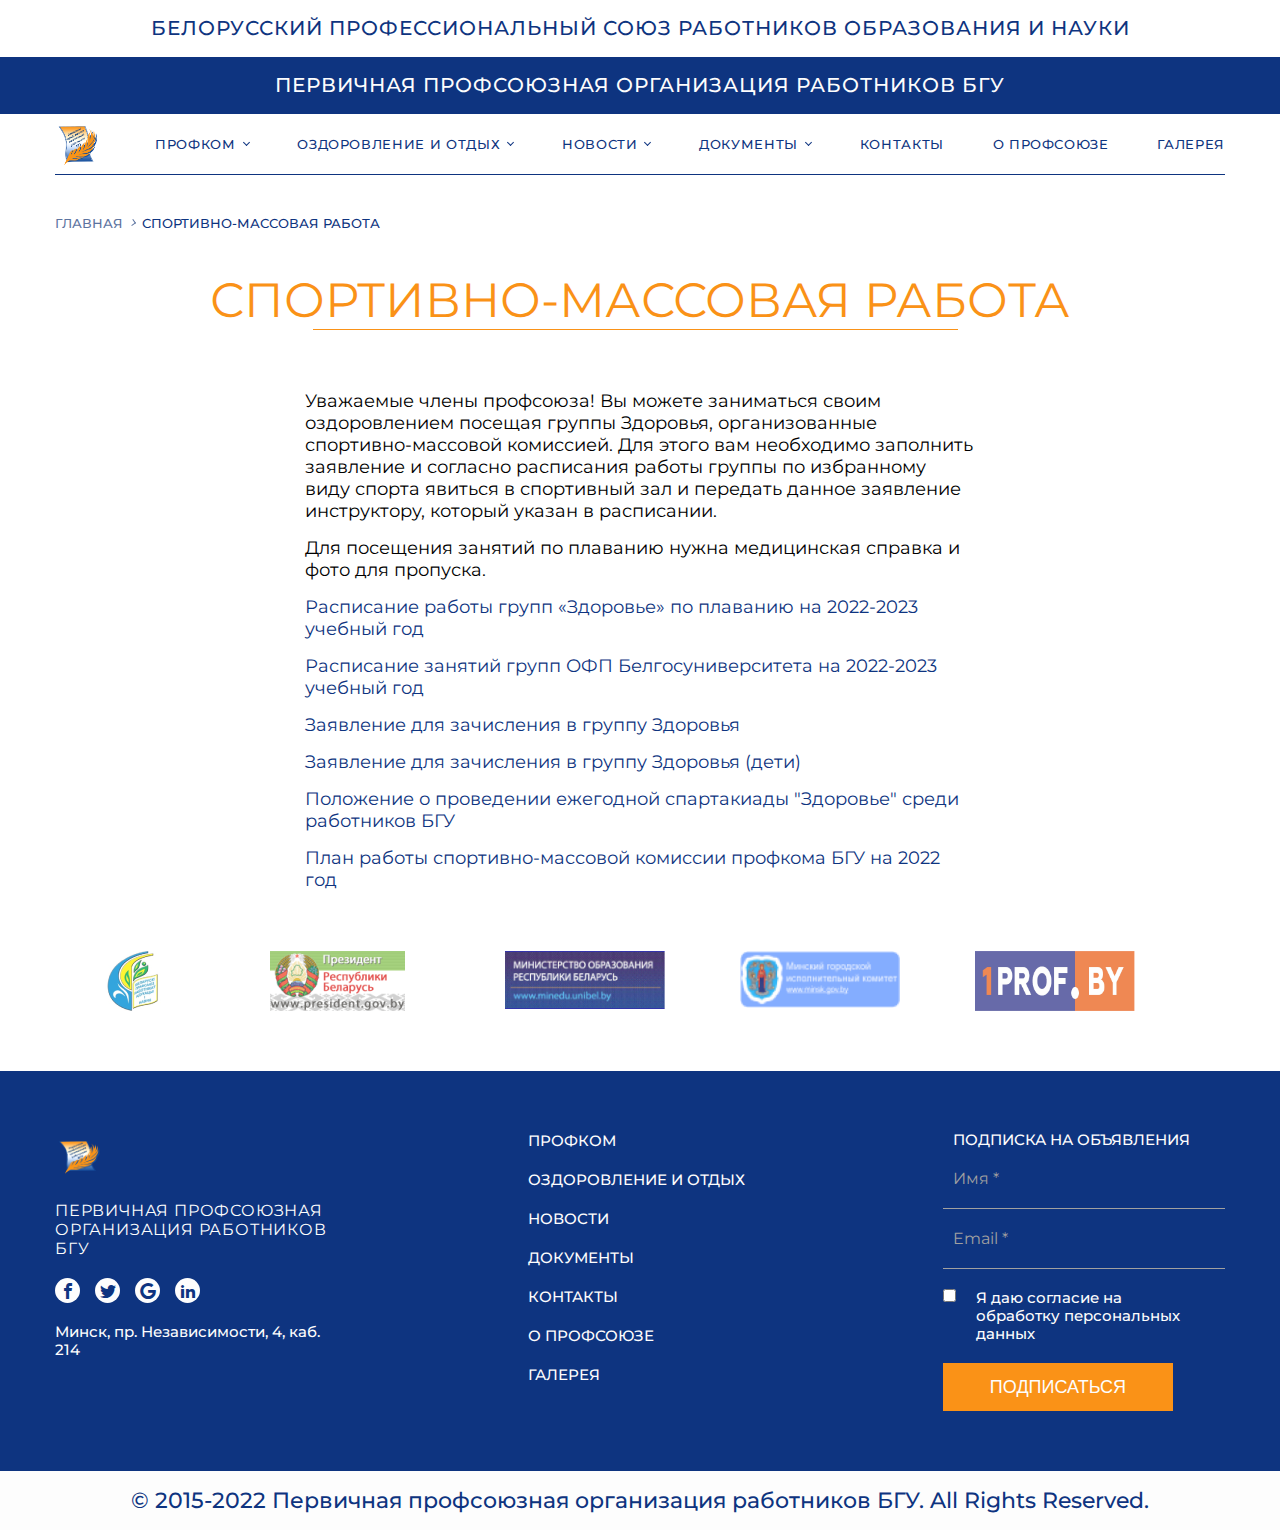
<file: sport-and-mass-work.html>
<!DOCTYPE html>
<html lang="en">

<head>
    <meta charset="UTF-8">
    <meta http-equiv="X-UA-Compatible" content="IE=edge">
    <meta name="viewport" content="width=device-width, initial-scale=1.0">
    <link rel="stylesheet" href="https://cdn.jsdelivr.net/npm/swiper@8/swiper-bundle.min.css" />
    <link rel="stylesheet" href="./fonts/iconstyle.css">
    <link rel="stylesheet" href="./css/style.css">
    <title>Первичная профсоюзная организация работников БГУ</title>
</head>

<body>
    <div class="wrapper">
        <h2 class="title-primary">БЕЛОРУССКИЙ ПРОФЕССИОНАЛЬНЫЙ СОЮЗ РАБОТНИКОВ ОБРАЗОВАНИЯ И НАУКИ</h2>
        <h2 class="title-secondary">ПЕРВИЧНАЯ ПРОФСОЮЗНАЯ ОРГАНИЗАЦИЯ РАБОТНИКОВ БГУ</h2>
        <header class="header">
            <div class="header__container container">
                <div class="header__content">
                    <a href="index.html" class="header__logo">
                        <img src="./images/logo.png" alt="logo">
                    </a>
                    <div class="header__burger">
                        <span></span>
                    </div>
                    <ul class="header__list">
                        <li class='drop-down'>
                            <a href="" class="header__link">
                                ПРОФКОМ
                            </a>
                            <ul class="drop-down-menu drop-down-menu_l">
                                <li>
                                    <a href="comp-tradeunion.html" class="header__link">СОСТАВ ПРОФКОМА</a>
                                </li>
                                <li>
                                    <a href="" class="header__link">ПРОИЗВОДСТВЕННАЯ КОМИССИЯ</a>
                                </li>
                                <li>
                                    <a href="" class="header__link">КОМИССИЯ ПО КУЛЬТУРНО-МАССОВОЙ РАБОТЕ</a>
                                </li>
                                <li>
                                    <a href="" class="header__link">ПРОИЗВОДСТВЕННАЯ КОМИССИЯ</a>
                                </li>
                                <li>
                                    <a href="" class="header__link">КОМИССИЯ ПО РАБОТЕ С ВЕТЕРАНАМИ, МОЛОДЕЖЬЮ И
                                        РАЗВИТИЮ ПРОФСОЮЗНЫХ ТРАДИЦИЙ</a>
                                </li>
                                <li>
                                    <a href="" class="header__link">КОМИССИЯ ПО ОЗДОРОВЛЕНИЮ И СПОРТИВНО-МАССОВОЙ
                                        РАБОТЕ</a>
                                </li>
                                <li>
                                    <a href="" class="header__link">КОМИССИЯ ПО ЖИЛИЩНО-БЫТОВЫМ ВОПРОСАМ И КОНТРОЛЮ
                                        ЗА ОРГАНИЗАЦИЕЙ
                                        ОБЩЕСТВЕННОГО ПИТАНИЯ</a>
                                </li>
                                <li>
                                    <a href="" class="header__link">ОРГАНИЗАЦИОННО-МАССОВАЯ КОМИССИЯ</a>
                                </li>
                                <li>
                                    <a href="" class="header__link">КОМИССИЯ ПО ОХРАНЕ ТРУДА</a>
                                </li>
                                <li>
                                    <a href="" class="header__link">КОМИССИЯ ПО ИНФОРМАЦИОННО-АНАЛИТИЧЕСКОЙ
                                        РАБОТЕ</a>
                                </li>
                            </ul>
                        </li>
                        <li class='drop-down'>
                            <a href="" class="header__link">
                                ОЗДОРОВЛЕНИЕ И ОТДЫХ
                            </a>
                            <ul class="drop-down-menu drop-down-menu_m">
                                <li>
                                    <a href="cultural-and-mass-work.html" class="header__link">КУЛЬТУРНО-МАССОВАЯ
                                        РАБОТА</a>
                                </li>
                                <li>
                                    <a href="sport-and-mass-work.html" class="header__link">СПОРТИВНО-МАССОВАЯ
                                        РАБОТА</a>
                                </li>
                                <li>
                                    <a href="recovery-in-briga.html" class="header__link">ОЗДОРОВЛЕНИЕ В СОК
                                        «Бригантина»</a>
                                </li>
                                <li>
                                    <a href="" class="header__link">САНАТОРИИ ФПБ</a>
                                </li>
                            </ul>
                        </li>
                        <li class='drop-down'>
                            <a href="" class="header__link">
                                НОВОСТИ
                            </a>
                            <ul class="drop-down-menu drop-down-menu_m">
                                <li>
                                    <a href="" class="header__link">ОБЩЕСТВО И ПРОФСОЮЗЫ</a>
                                </li>
                                <li>
                                    <a href="" class="header__link">НОВОСТИ БГУ</a>
                                </li>
                                <li>
                                    <a href="" class="header__link">СОБЫТИЯ И ПОЗДРАВЛЕНИЯ</a>
                                </li>
                                <li>
                                    <a href="" class="header__link">ПРОФКОМ ИНФОРМИРУЕТ</a>
                                </li>
                            </ul>
                        </li>
                        <li class='drop-down'>
                            <a href="" class="header__link">
                                ДОКУМЕНТЫ
                            </a>
                            <ul class="drop-down-menu drop-down-menu_m">
                                <li>
                                    <a href="" class="header__link">ВАЖНЫЕ ДОКУМЕНТЫ</a>
                                </li>
                                <li>
                                    <a href="" class="header__link">НОРМАТИВНЫЕ ПРАВОВЫЕ АКТЫ</a>
                                </li>
                                <li>
                                    <a href="" class="header__link">ДОКУМЕНТЫ ПК</a>
                                </li>
                                <li>
                                    <a href="" class="header__link">КОЛЛЕКТИВНЫЙ ДОГОВОР</a>
                                </li>
                                <li>
                                    <a href="" class="header__link">ВСТУПИТЬ В ПРОФСОЮЗ</a>
                                </li>
                                <li>
                                    <a href="" class="header__link">ФОРМЫ СТАТИЧЕСКОЙ ОТЧЕТНОСТИ, БЛАНКИ</a>
                                </li>
                                <li>
                                    <a href="" class="header__link">ЮРИДИЧЕСКАЯ КОНСУЛЬТАЦИЯ</a>
                                </li>
                                <li>
                                    <a href="" class="header__link">ОХРАНА ТРУДА</a>
                                </li>
                            </ul>
                        </li>
                        <li>
                            <a href="" class="header__link">КОНТАКТЫ</a>
                        </li>
                        <li>
                            <a href="" class="header__link">О ПРОФСОЮЗЕ</a>
                        </li>
                        <li>
                            <a href="gallery.html" class="header__link">ГАЛЕРЕЯ</a>
                        </li>
                    </ul>
                </div>
            </div>
        </header>
        <main class="page-cultural-and-mass-work">
            <div class="pass-to-page">
                <div class="pass-to-page__container container">
                    <ul class="pass-to-page__menu">
                        <li class="pass-to-page__menu-item"><a href="index.html">Главная</a></li>
                        <li class="pass-to-page__menu-item"><a href="">СПОРТИВНО-МАССОВАЯ РАБОТА</a></li>
                    </ul>
                </div>
            </div>
            <div class="page-title">
                <h1>Спортивно-массовая работа</h1>
            </div>
            <section class="sport-and-mass-work">
                <div class="sport-and-mass-work__container container">
                    <p class="sport-and-mass-work__text">Уважаемые члены профсоюза! Вы можете заниматься своим
                        оздоровлением посещая группы Здоровья, организованные
                        спортивно-массовой комиссией. Для этого вам необходимо заполнить заявление и согласно расписания
                        работы группы по
                        избранному виду спорта явиться в спортивный зал и передать данное заявление инструктору, который
                        указан в расписании.
                    </p>
                    <p class="sport-and-mass-work__text">Для посещения занятий по плаванию нужна медицинская справка и
                        фото для пропуска.
                    </p>
                    <div class="sport-and-mass-work__link"><a href="timetable-health.html">Расписание работы групп «Здоровье» по плаванию на 2022-2023
                            учебный
                            год</a></div>
                    <div class="sport-and-mass-work__link">
                        <a href="">Расписание занятий групп ОФП Белгосуниверситета на 2022-2023
                            учебный
                            год</a>
                    </div>
                    <div class="sport-and-mass-work__link"><a href="./docx/Zayavlenie_groups_health.docx">Заявление для зачисления в группу Здоровья</a></div>
                    <div class="sport-and-mass-work__link"><a href="./docx/Zayavlenie_deti.docx">Заявление для зачисления в группу Здоровья (дети)</a></div>
                    <div class="sport-and-mass-work__link"><a href="./docx/sport.docx">Положение о проведении ежегодной спартакиады "Здоровье" среди работников
                        БГУ</a></div>
                    <div class="sport-and-mass-work__link"><a href="./docx/Plan_sport_2022.pdf">План работы спортивно-массовой комиссии профкома БГУ на 2022
                        год</a></div>
                </div>
            </section>
            <section class="slider-banners">
                <a href="https://estu.1prof.by/" class="slider-banners__item_small slider-banners__item">
                    <img src="images/swiper-banners-1.png" alt="Картинка">
                </a>
                <a href="https://president.gov.by/ru" class="slider-banners__item">
                    <img src="images/swiper-banners-2.png" alt="Картинка">
                </a>
                <a href="https://edu.gov.by/" class="slider-banners__item">
                    <img src="images/swiper-banners-3.png" alt="Картинка">
                </a>
                <a href="https://minsk.gov.by/ru/" class="slider-banners__item">
                    <img src="images/swiper-banners-4.png" alt="Картинка">
                </a>
                <a href="https://1prof.by/" class="slider-banners__item_large slider-banners__item">
                    <img src="images/swiper-banners-5.png" alt="Картинка">
                </a>
                <a href="https://belchas.1prof.by/" class="slider-banners__item">
                    <img src="images/swiper-banners-6.png" alt="Картинка">
                </a>
                <a href="https://bsu.by/" class="slider-banners__item">
                    <img src="images/swiper-banners-7.png" alt="Картинка">
                </a>
                <a href="https://www.sb.by/" class="slider-banners__item">
                    <img src="images/swiper-banners-8.png" alt="Картинка">
                </a>
                <a href="https://pravo.by/" class="slider-banners__item">
                    <img src="images/swiper-banners-9.png" alt="Картинка">
                </a>
            </section>
        </main>
        <footer class="footer">
            <div class="footer__container container">
                <div class="footer__columns">
                    <div class="footer__columns-left">
                        <img class="footer__left-logo" src="./images/logo.png" alt="Картинка" />
                        <p class="footer__left-title">ПЕРВИЧНАЯ ПРОФСОЮЗНАЯ ОРГАНИЗАЦИЯ РАБОТНИКОВ БГУ</p>
                        <ul class="footer__left-icons">
                            <li class="icon"><a
                                    href="https://www.facebook.com/login.php?skip_api_login=1&api_key=966242223397117&signed_next=1&next=https%3A%2F%2Fwww.facebook.com%2Fsharer.php%3Fu%3Dhttps%253A%252F%252Ftradeunion.bsu.by%252Findex.php%252Fhealth%252Fculture&cancel_url=https%3A%2F%2Fwww.facebook.com%2Fdialog%2Fclose_window%2F%3Fapp_id%3D966242223397117%26connect%3D0%23_%3D_&display=popup&locale=ru_RU"
                                    class="icon-facebook"></a></li>
                            <li class="icon"><a
                                    href="https://twitter.com/intent/tweet?url=https%3A%2F%2Ftradeunion.bsu.by%2Findex.php%2Fhealth%2Fculture&text=%D0%9A%D1%83%D0%BB%D1%8C%D1%82%D1%83%D1%80%D0%B0"
                                    class="icon-twitter"></a></li>
                            <li class="icon"><a
                                    href="https://plus.google.com/share?url=https://tradeunion.bsu.by/index.php/health/culture"
                                    class="icon-google"></a></li>
                            <li class="icon"><a
                                    href="https://www.linkedin.com/shareArticle/?mini=true&url=https://tradeunion.bsu.by/index.php/health/culture"
                                    class="icon-linkedin"></a></li>
                        </ul>
                        <p class="footer__left-address">Минск, пр. Независимости, 4, каб. 214</p>
                    </div>
                    <div class="footer__columns-center">
                        <nav class="footer__center-nav">
                            <ul class="footer__nav">
                                <li><a href="" class="footer__nav-link">Профком</a></li>
                                <li><a href="" class="footer__nav-link">Оздоровление и отдых</a></li>
                                <li><a href="" class="footer__nav-link">Новости</a></li>
                                <li><a href="" class="footer__nav-link">Документы</a></li>
                                <li><a href="" class="footer__nav-link">Контакты</a></li>
                                <li><a href="" class="footer__nav-link">О профсоюзе</a></li>
                                <li><a href="" class="footer__nav-link">Галерея</a></li>
                            </ul>
                        </nav>
                    </div>
                    <div class="footer__columns-right">
                        <form novalidate class="form">
                            <p class="form__title">Подписка на объявления</p>
                            <div class="form__input">
                                <label for="text" class="form-label" min-length="2">Имя</label>
                                <input type="text" class="form-control" pattern="[А-ЯЁA-Z][а-яёa-z]+" required>
                                <div class="alert alert-danger">Некорректный ввод имени</div>
                            </div>
                            <div class="form__input">
                                <label for="email" class="form-label" min-length="3">Email</label>
                                <input type="email" class="form-control" required>
                                <div class="alert alert-danger">Некорректный ввод email</div>
                            </div>
                            <div class="form__check">
                                <input type="checkbox" class="form-checkbox" name="check" value="yes" required>
                                <span>Я даю согласие на обработку персональных данных</span>
                            </div>
                            <input type="submit" name="form-submit" class="btn-submit" disabled=""
                                value="Подписаться" />
                        </form>
                    </div>
                </div>
            </div>
            <div class="copyright">
                &copy; 2015-2022 Первичная профсоюзная организация работников БГУ. All Rights Reserved.
            </div>
        </footer>
    </div>
    <script src="https://code.jquery.com/jquery-3.6.1.min.js
"></script>
    <script src="./js/slick.min.js"></script>
    <script src="https://cdn.jsdelivr.net/npm/swiper@8/swiper-bundle.min.js"></script>
    <script src="./js/index.js"></script>
</body>

</html>
</file>
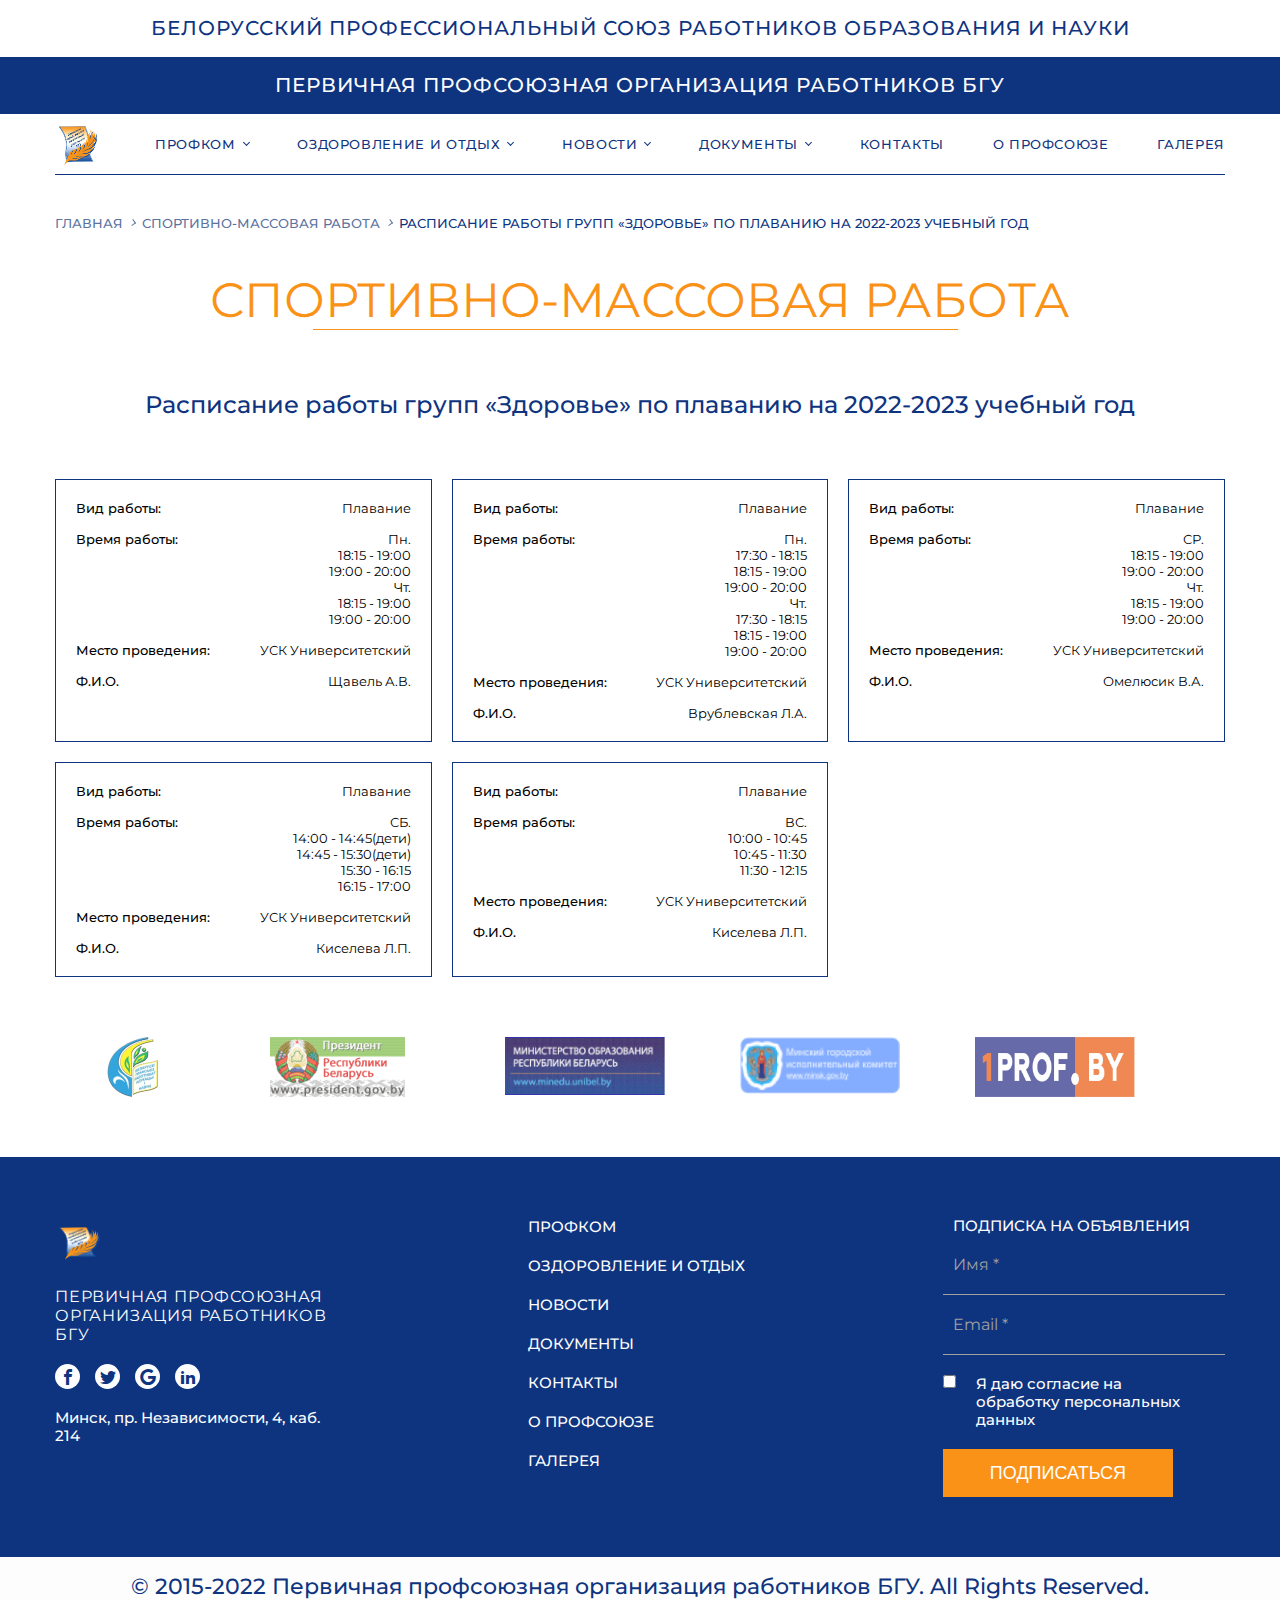
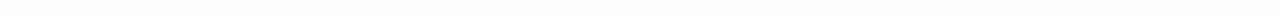
<file: timetable-health.html>
<!DOCTYPE html>
<html lang="en">

<head>
    <meta charset="UTF-8">
    <meta http-equiv="X-UA-Compatible" content="IE=edge">
    <meta name="viewport" content="width=device-width, initial-scale=1.0">
    <link rel="stylesheet" href="https://cdn.jsdelivr.net/npm/swiper@8/swiper-bundle.min.css" />
    <link rel="stylesheet" href="./fonts/iconstyle.css">
    <link rel="stylesheet" href="./css/style.css">
    <title>Первичная профсоюзная организация работников БГУ</title>
</head>

<body>
    <div class="wrapper">
        <h2 class="title-primary">БЕЛОРУССКИЙ ПРОФЕССИОНАЛЬНЫЙ СОЮЗ РАБОТНИКОВ ОБРАЗОВАНИЯ И НАУКИ</h2>
        <h2 class="title-secondary">ПЕРВИЧНАЯ ПРОФСОЮЗНАЯ ОРГАНИЗАЦИЯ РАБОТНИКОВ БГУ</h2>
        <header class="header">
            <div class="header__container container">
                <div class="header__content">
                    <a href="index.html" class="header__logo">
                        <img src="./images/logo.png" alt="logo">
                    </a>
                    <div class="header__burger">
                        <span></span>
                    </div>
                    <ul class="header__list">
                        <li class='drop-down'>
                            <a href="" class="header__link">
                                ПРОФКОМ
                            </a>
                            <ul class="drop-down-menu drop-down-menu_l">
                                <li>
                                    <a href="comp-tradeunion.html" class="header__link">СОСТАВ ПРОФКОМА</a>
                                </li>
                                <li>
                                    <a href="" class="header__link">ПРОИЗВОДСТВЕННАЯ КОМИССИЯ</a>
                                </li>
                                <li>
                                    <a href="" class="header__link">КОМИССИЯ ПО КУЛЬТУРНО-МАССОВОЙ РАБОТЕ</a>
                                </li>
                                <li>
                                    <a href="" class="header__link">ПРОИЗВОДСТВЕННАЯ КОМИССИЯ</a>
                                </li>
                                <li>
                                    <a href="" class="header__link">КОМИССИЯ ПО РАБОТЕ С ВЕТЕРАНАМИ, МОЛОДЕЖЬЮ И
                                        РАЗВИТИЮ ПРОФСОЮЗНЫХ ТРАДИЦИЙ</a>
                                </li>
                                <li>
                                    <a href="" class="header__link">КОМИССИЯ ПО ОЗДОРОВЛЕНИЮ И СПОРТИВНО-МАССОВОЙ
                                        РАБОТЕ</a>
                                </li>
                                <li>
                                    <a href="" class="header__link">КОМИССИЯ ПО ЖИЛИЩНО-БЫТОВЫМ ВОПРОСАМ И КОНТРОЛЮ
                                        ЗА ОРГАНИЗАЦИЕЙ
                                        ОБЩЕСТВЕННОГО ПИТАНИЯ</a>
                                </li>
                                <li>
                                    <a href="" class="header__link">ОРГАНИЗАЦИОННО-МАССОВАЯ КОМИССИЯ</a>
                                </li>
                                <li>
                                    <a href="" class="header__link">КОМИССИЯ ПО ОХРАНЕ ТРУДА</a>
                                </li>
                                <li>
                                    <a href="" class="header__link">КОМИССИЯ ПО ИНФОРМАЦИОННО-АНАЛИТИЧЕСКОЙ
                                        РАБОТЕ</a>
                                </li>
                            </ul>
                        </li>
                        <li class='drop-down'>
                            <a href="" class="header__link">
                                ОЗДОРОВЛЕНИЕ И ОТДЫХ
                            </a>
                            <ul class="drop-down-menu drop-down-menu_m">
                                <li>
                                    <a href="cultural-and-mass-work.html" class="header__link">КУЛЬТУРНО-МАССОВАЯ
                                        РАБОТА</a>
                                </li>
                                <li>
                                    <a href="sport-and-mass-work.html" class="header__link">СПОРТИВНО-МАССОВАЯ
                                        РАБОТА</a>
                                </li>
                                <li>
                                    <a href="recovery-in-briga.html" class="header__link">ОЗДОРОВЛЕНИЕ В СОК
                                        «Бригантина»</a>
                                </li>
                                <li>
                                    <a href="" class="header__link">САНАТОРИИ ФПБ</a>
                                </li>
                            </ul>
                        </li>
                        <li class='drop-down'>
                            <a href="" class="header__link">
                                НОВОСТИ
                            </a>
                            <ul class="drop-down-menu drop-down-menu_m">
                                <li>
                                    <a href="" class="header__link">ОБЩЕСТВО И ПРОФСОЮЗЫ</a>
                                </li>
                                <li>
                                    <a href="" class="header__link">НОВОСТИ БГУ</a>
                                </li>
                                <li>
                                    <a href="" class="header__link">СОБЫТИЯ И ПОЗДРАВЛЕНИЯ</a>
                                </li>
                                <li>
                                    <a href="" class="header__link">ПРОФКОМ ИНФОРМИРУЕТ</a>
                                </li>
                            </ul>
                        </li>
                        <li class='drop-down'>
                            <a href="" class="header__link">
                                ДОКУМЕНТЫ
                            </a>
                            <ul class="drop-down-menu drop-down-menu_m">
                                <li>
                                    <a href="" class="header__link">ВАЖНЫЕ ДОКУМЕНТЫ</a>
                                </li>
                                <li>
                                    <a href="" class="header__link">НОРМАТИВНЫЕ ПРАВОВЫЕ АКТЫ</a>
                                </li>
                                <li>
                                    <a href="" class="header__link">ДОКУМЕНТЫ ПК</a>
                                </li>
                                <li>
                                    <a href="" class="header__link">КОЛЛЕКТИВНЫЙ ДОГОВОР</a>
                                </li>
                                <li>
                                    <a href="" class="header__link">ВСТУПИТЬ В ПРОФСОЮЗ</a>
                                </li>
                                <li>
                                    <a href="" class="header__link">ФОРМЫ СТАТИЧЕСКОЙ ОТЧЕТНОСТИ, БЛАНКИ</a>
                                </li>
                                <li>
                                    <a href="" class="header__link">ЮРИДИЧЕСКАЯ КОНСУЛЬТАЦИЯ</a>
                                </li>
                                <li>
                                    <a href="" class="header__link">ОХРАНА ТРУДА</a>
                                </li>
                            </ul>
                        </li>
                        <li>
                            <a href="" class="header__link">КОНТАКТЫ</a>
                        </li>
                        <li>
                            <a href="" class="header__link">О ПРОФСОЮЗЕ</a>
                        </li>
                        <li>
                            <a href="gallery.html" class="header__link">ГАЛЕРЕЯ</a>
                        </li>
                    </ul>
                </div>
            </div>
        </header>
        <main class="page-cultural-and-mass-work">
            <div class="pass-to-page">
                <div class="pass-to-page__container container">
                    <ul class="pass-to-page__menu">
                        <li class="pass-to-page__menu-item"><a href="index.html">Главная</a></li>
                        <li class="pass-to-page__menu-item"><a href="sport-and-mass-work.html">СПОРТИВНО-МАССОВАЯ работа</a></li>
                        <li class="pass-to-page__menu-item"><a href="">Расписание работы групп «Здоровье» по плаванию на 2022-2023 учебный год</a></li>
                    </ul>
                </div>
            </div>
            <div class="page-title">
                <h1>Спортивно-массовая работа</h1>
            </div>
            <section class="timetable-health">
                <div class="timetable-health__container container">
                    <h3 class="timetable-health__title">Расписание работы групп «Здоровье» по плаванию на 2022-2023
                        учебный год</h3>
                    <div class="timetable-health__cards">
                        <div class="timetable-health__cards-item">
                            <div class="timetable-health-item__row">
                                <p class="timetable-health-item__row-title">
                                    Вид работы:
                                </p>
                                <p class="timetable-health-item__row-text">
                                    Плавание
                                </p>
                            </div>
                            <div class="timetable-health-item__row">
                                <p class="timetable-health-item__row-title">
                                    Время работы:
                                </p>
                                <p class="timetable-health-item__row-text">
                                    Пн. <br>18:15 - 19:00<br>19:00 - 20:00<br>
                                    Чт. <br>18:15 - 19:00<br>19:00 - 20:00
                                </p>
                            </div>
                            <div class="timetable-health-item__row">
                                <p class="timetable-health-item__row-title">
                                    Место проведения:
                                </p>
                                <p class="timetable-health-item__row-text">
                                    УСК Университетский
                                </p>
                            </div>
                            <div class="timetable-health-item__row">
                                <p class="timetable-health-item__row-title">
                                    Ф.И.О.
                                </p>
                                <p class="timetable-health-item__row-text">
                                    Щавель А.В.
                                </p>
                            </div>
                        </div>
                        <div class="timetable-health__cards-item">
                            <div class="timetable-health-item__row">
                                <p class="timetable-health-item__row-title">
                                    Вид работы:
                                </p>
                                <p class="timetable-health-item__row-text">
                                    Плавание
                                </p>
                            </div>
                            <div class="timetable-health-item__row">
                                <p class="timetable-health-item__row-title">
                                    Время работы:
                                </p>
                                <p class="timetable-health-item__row-text">
                                    Пн. <br>17:30 - 18:15<br>18:15 - 19:00<br>19:00 - 20:00<br>
                                    Чт. <br>17:30 - 18:15<br>18:15 - 19:00<br>19:00 - 20:00<br>
                                </p>
                            </div>
                            <div class="timetable-health-item__row">
                                <p class="timetable-health-item__row-title">
                                    Место проведения:
                                </p>
                                <p class="timetable-health-item__row-text">
                                    УСК Университетский
                                </p>
                            </div>
                            <div class="timetable-health-item__row">
                                <p class="timetable-health-item__row-title">
                                    Ф.И.О.
                                </p>
                                <p class="timetable-health-item__row-text">
                                    Врублевская Л.А.
                                </p>
                            </div>
                        </div>
                        <div class="timetable-health__cards-item">
                            <div class="timetable-health-item__row">
                                <p class="timetable-health-item__row-title">
                                    Вид работы:
                                </p>
                                <p class="timetable-health-item__row-text">
                                    Плавание
                                </p>
                            </div>
                            <div class="timetable-health-item__row">
                                <p class="timetable-health-item__row-title">
                                    Время работы:
                                </p>
                                <p class="timetable-health-item__row-text">
                                    СР. <br>18:15 - 19:00<br>19:00 - 20:00<br>
                                    Чт. <br>18:15 - 19:00<br>19:00 - 20:00
                                </p>
                            </div>
                            <div class="timetable-health-item__row">
                                <p class="timetable-health-item__row-title">
                                    Место проведения:
                                </p>
                                <p class="timetable-health-item__row-text">
                                    УСК Университетский
                                </p>
                            </div>
                            <div class="timetable-health-item__row">
                                <p class="timetable-health-item__row-title">
                                    Ф.И.О.
                                </p>
                                <p class="timetable-health-item__row-text">
                                    Омелюсик В.А.
                                </p>
                            </div>
                        </div>
                        <div class="timetable-health__cards-item">
                            <div class="timetable-health-item__row">
                                <p class="timetable-health-item__row-title">
                                    Вид работы:
                                </p>
                                <p class="timetable-health-item__row-text">
                                    Плавание
                                </p>
                            </div>
                            <div class="timetable-health-item__row">
                                <p class="timetable-health-item__row-title">
                                    Время работы:
                                </p>
                                <p class="timetable-health-item__row-text">
                                    СБ. <br>14:00 - 14:45(дети)<br>14:45 - 15:30(дети)<br>15:30 - 16:15<br>16:15 - 17:00
                                </p>
                            </div>
                            <div class="timetable-health-item__row">
                                <p class="timetable-health-item__row-title">
                                    Место проведения:
                                </p>
                                <p class="timetable-health-item__row-text">
                                    УСК Университетский
                                </p>
                            </div>
                            <div class="timetable-health-item__row">
                                <p class="timetable-health-item__row-title">
                                    Ф.И.О.
                                </p>
                                <p class="timetable-health-item__row-text">
                                    Киселева Л.П.
                                </p>
                            </div>
                        </div>
                        <div class="timetable-health__cards-item">
                            <div class="timetable-health-item__row">
                                <p class="timetable-health-item__row-title">
                                    Вид работы:
                                </p>
                                <p class="timetable-health-item__row-text">
                                    Плавание
                                </p>
                            </div>
                            <div class="timetable-health-item__row">
                                <p class="timetable-health-item__row-title">
                                    Время работы:
                                </p>
                                <p class="timetable-health-item__row-text">
                                    ВС. <br>10:00 - 10:45<br>10:45 - 11:30<br>11:30 - 12:15
                                </p>
                            </div>
                            <div class="timetable-health-item__row">
                                <p class="timetable-health-item__row-title">
                                    Место проведения:
                                </p>
                                <p class="timetable-health-item__row-text">
                                    УСК Университетский
                                </p>
                            </div>
                            <div class="timetable-health-item__row">
                                <p class="timetable-health-item__row-title">
                                    Ф.И.О.
                                </p>
                                <p class="timetable-health-item__row-text">
                                    Киселева Л.П.
                                </p>
                            </div>
                        </div>
                    </div>
                </div>
            </section>
            <section class="slider-banners">
                <a href="https://estu.1prof.by/" class="slider-banners__item_small slider-banners__item">
                    <img src="images/swiper-banners-1.png" alt="Картинка">
                </a>
                <a href="https://president.gov.by/ru" class="slider-banners__item">
                    <img src="images/swiper-banners-2.png" alt="Картинка">
                </a>
                <a href="https://edu.gov.by/" class="slider-banners__item">
                    <img src="images/swiper-banners-3.png" alt="Картинка">
                </a>
                <a href="https://minsk.gov.by/ru/" class="slider-banners__item">
                    <img src="images/swiper-banners-4.png" alt="Картинка">
                </a>
                <a href="https://1prof.by/" class="slider-banners__item_large slider-banners__item">
                    <img src="images/swiper-banners-5.png" alt="Картинка">
                </a>
                <a href="https://belchas.1prof.by/" class="slider-banners__item">
                    <img src="images/swiper-banners-6.png" alt="Картинка">
                </a>
                <a href="https://bsu.by/" class="slider-banners__item">
                    <img src="images/swiper-banners-7.png" alt="Картинка">
                </a>
                <a href="https://www.sb.by/" class="slider-banners__item">
                    <img src="images/swiper-banners-8.png" alt="Картинка">
                </a>
                <a href="https://pravo.by/" class="slider-banners__item">
                    <img src="images/swiper-banners-9.png" alt="Картинка">
                </a>
            </section>
        </main>
        <footer class="footer">
            <div class="footer__container container">
                <div class="footer__columns">
                    <div class="footer__columns-left">
                        <img class="footer__left-logo" src="./images/logo.png" alt="Картинка" />
                        <p class="footer__left-title">ПЕРВИЧНАЯ ПРОФСОЮЗНАЯ ОРГАНИЗАЦИЯ РАБОТНИКОВ БГУ</p>
                        <ul class="footer__left-icons">
                            <li class="icon"><a
                                    href="https://www.facebook.com/login.php?skip_api_login=1&api_key=966242223397117&signed_next=1&next=https%3A%2F%2Fwww.facebook.com%2Fsharer.php%3Fu%3Dhttps%253A%252F%252Ftradeunion.bsu.by%252Findex.php%252Fhealth%252Fculture&cancel_url=https%3A%2F%2Fwww.facebook.com%2Fdialog%2Fclose_window%2F%3Fapp_id%3D966242223397117%26connect%3D0%23_%3D_&display=popup&locale=ru_RU"
                                    class="icon-facebook"></a></li>
                            <li class="icon"><a
                                    href="https://twitter.com/intent/tweet?url=https%3A%2F%2Ftradeunion.bsu.by%2Findex.php%2Fhealth%2Fculture&text=%D0%9A%D1%83%D0%BB%D1%8C%D1%82%D1%83%D1%80%D0%B0"
                                    class="icon-twitter"></a></li>
                            <li class="icon"><a
                                    href="https://plus.google.com/share?url=https://tradeunion.bsu.by/index.php/health/culture"
                                    class="icon-google"></a></li>
                            <li class="icon"><a
                                    href="https://www.linkedin.com/shareArticle/?mini=true&url=https://tradeunion.bsu.by/index.php/health/culture"
                                    class="icon-linkedin"></a></li>
                        </ul>
                        <p class="footer__left-address">Минск, пр. Независимости, 4, каб. 214</p>
                    </div>
                    <div class="footer__columns-center">
                        <nav class="footer__center-nav">
                            <ul class="footer__nav">
                                <li><a href="" class="footer__nav-link">Профком</a></li>
                                <li><a href="" class="footer__nav-link">Оздоровление и отдых</a></li>
                                <li><a href="" class="footer__nav-link">Новости</a></li>
                                <li><a href="" class="footer__nav-link">Документы</a></li>
                                <li><a href="" class="footer__nav-link">Контакты</a></li>
                                <li><a href="" class="footer__nav-link">О профсоюзе</a></li>
                                <li><a href="" class="footer__nav-link">Галерея</a></li>
                            </ul>
                        </nav>
                    </div>
                    <div class="footer__columns-right">
                        <form novalidate class="form">
                            <p class="form__title">Подписка на объявления</p>
                            <div class="form__input">
                                <label for="text" class="form-label" min-length="2">Имя</label>
                                <input type="text" class="form-control" pattern="[А-ЯЁA-Z][а-яёa-z]+" required>
                                <div class="alert alert-danger">Некорректный ввод имени</div>
                            </div>
                            <div class="form__input">
                                <label for="email" class="form-label" min-length="3">Email</label>
                                <input type="email" class="form-control" required>
                                <div class="alert alert-danger">Некорректный ввод email</div>
                            </div>
                            <div class="form__check">
                                <input type="checkbox" class="form-checkbox" name="check" value="yes" required>
                                <span>Я даю согласие на обработку персональных данных</span>
                            </div>
                            <input type="submit" name="form-submit" class="btn-submit" disabled=""
                                value="Подписаться" />
                        </form>
                    </div>
                </div>
            </div>
            <div class="copyright">
                &copy; 2015-2022 Первичная профсоюзная организация работников БГУ. All Rights Reserved.
            </div>
        </footer>
    </div>
    <script src="https://code.jquery.com/jquery-3.6.1.min.js
"></script>
    <script src="./js/slick.min.js"></script>
    <script src="https://cdn.jsdelivr.net/npm/swiper@8/swiper-bundle.min.js"></script>
    <script src="./js/index.js"></script>
</body>

</html>
</file>
<file: fonts/iconstyle.css>
@font-face {
  font-family: "icons";
  src: url("fonts/icons.ttf?9tve4w") format("truetype"), url("fonts/icons.woff?9tve4w") format("woff"), url("fonts/icons.svg?9tve4w#icons") format("svg");
  font-weight: normal;
  font-style: normal;
  font-display: block;
}
[class^=icon-], [class*=" icon-"] {
  /* use !important to prevent issues with browser extensions that change fonts */
  font-family: "icons" !important;
  speak: never;
  font-style: normal;
  font-weight: normal;
  font-variant: normal;
  text-transform: none;
  line-height: 1;
  /* Better Font Rendering =========== */
  -webkit-font-smoothing: antialiased;
  -moz-osx-font-smoothing: grayscale;
}

.icon-google:before {
  content: "\ea88";
}

.icon-facebook:before {
  content: "\ea90";
}

.icon-twitter:before {
  content: "\ea96";
}

.icon-linkedin:before {
  content: "\eaca";
}/*# sourceMappingURL=iconstyle.css.map */
</file>
<file: css/style.css>
@import url("https://fonts.googleapis.com/css2?family=Montserrat:wght@400;500&display=swap");
*,
*::before,
*::after {
  box-sizing: border-box;
  margin: 0;
  padding: 0;
  border: 0;
}

a {
  text-decoration: none;
  cursor: pointer;
}

ul,
ol,
li {
  list-style: none;
}

img {
  vertical-align: top;
}

h1,
h2,
h3,
h4,
h5,
h6 {
  font-weight: inherit;
  font-size: inherit;
}

body {
  font-family: "Montserrat", sans-serif;
  height: 100%;
}

.wrapper {
  min-height: 100%;
  overflow: hidden;
}

button {
  cursor: pointer;
}

.container {
  max-width: 1200px;
  margin: 0 auto;
  padding: 0 15px;
}

.title-primary {
  position: relative;
  z-index: 100;
  color: #0E3480;
  text-align: center;
  letter-spacing: 0.05em;
  padding: 15px;
  font-size: 20px;
  line-height: 27px;
  font-weight: 500;
}

.title-secondary {
  position: relative;
  z-index: 100;
  color: #FDFDFD;
  background-color: #0E3480;
  letter-spacing: 0.05em;
  text-align: center;
  padding: 15px;
  font-size: 20px;
  line-height: 27px;
  font-weight: 500;
}
.title-secondary.active {
  max-width: 600px;
  padding: 30px 60px 30px 70px;
  background-color: transparent;
  color: #0E3480;
  margin: 0;
  position: absolute;
  top: 39px;
  left: 50%;
  margin-right: -50%;
  z-index: 5;
  transform: translate(-50%, -50%);
}

@media (max-width: 1024px) {
  .title-primary {
    padding: 10px 20px;
    font-size: 18px;
    line-height: 30px;
    font-weight: 500;
  }
  .title-secondary {
    padding: 10px 20px;
    font-size: 18px;
    line-height: 30px;
    font-weight: 500;
  }
}
@media (max-width: 768px) {
  .title-primary {
    padding: 10px 20px;
    font-size: 14px;
    line-height: 17px;
    font-weight: 500;
  }
  .title-secondary {
    padding: 10px 20px;
    font-size: 14px;
    line-height: 17px;
    font-weight: 500;
  }
}
.button {
  font-size: 18px;
  line-height: 22px;
  font-weight: 500;
  height: 48px;
  display: flex;
  align-items: center;
  justify-content: center;
  text-transform: uppercase;
}

.button_more-detailed {
  position: absolute;
  right: 0;
  bottom: 0;
  width: 170px;
  border: 1px solid #0E3480;
  background-color: transparent;
  color: #0E3480;
  transition: all 0.3s;
}
.button_more-detailed:active, .button_more-detailed:hover, .button_more-detailed:focus {
  background-color: #FA9217;
  border: 0;
  color: #FDFDFD;
}

.button_show-more {
  margin: 60px auto 0;
  height: 48px;
  width: 230px;
  color: #FDFDFD;
  background-color: #FA9217;
}

.header {
  position: relative;
  z-index: 100;
  top: 0;
  left: 0;
  width: 100%;
}
.header::before {
  position: absolute;
  content: "";
  z-index: 0;
  top: 0;
  left: 0;
  width: 100%;
  height: 60px;
}
.header__content {
  display: flex;
  justify-content: space-between;
  align-items: center;
  border-bottom: 1px solid #0E3480;
}
.header__logo {
  position: relative;
  top: 0;
  left: 0;
  z-index: 10;
}
.header__logo img {
  height: 60px;
  width: 47px;
}
.header__list {
  position: relative;
  z-index: 10;
  flex: 0 1 91.452991453%;
  font-size: 13px;
  line-height: 22px;
  font-weight: 500;
  text-transform: uppercase;
  letter-spacing: 0.05em;
  display: flex;
  justify-content: space-between;
  align-items: center;
}
.header__list li {
  cursor: pointer;
}
.header__list li a {
  color: #0E3480;
  transition: all 0.3s;
}
.header__list li:hover a {
  color: #FA9217;
}
.header__list .drop-down {
  height: 60px;
  display: flex;
  justify-content: center;
  align-items: center;
  position: relative;
}
.header__list .drop-down:after {
  display: inline-block;
  content: "";
  margin: 0 0 3px 8px;
  width: 5px;
  height: 5px;
  border-top: 1px solid #0E3480;
  border-left: 1px solid #0E3480;
  transform: rotate(-135deg);
  transition: all 0.3s;
}
.header__list .drop-down:hover:after {
  border-top: 1px solid #FA9217;
  border-left: 1px solid #FA9217;
  transform: rotate(45deg);
}
.header__list .drop-down:hover ul {
  z-index: 100;
  display: flex;
  justify-content: space-between;
  align-items: left;
  flex-direction: column;
}
.header__list .drop-down:hover ul li:hover a {
  color: #FA9217;
}
.header__list .drop-down:hover ul li a {
  color: #FDFDFD;
  transition: all 0.3s;
}
.header__list .drop-down:hover ul li:not(:last-child) {
  margin-bottom: 10px;
}
.header__burger {
  display: none;
}
.header__burger:hover {
  cursor: pointer;
}
.header__burger.active::before {
  transform: rotate(45deg);
  top: 8px;
}
.header__burger.active span {
  transform: scale(0);
}
.header__burger.active::after {
  transform: rotate(-45deg);
  bottom: 7px;
}

.drop-down-menu {
  position: absolute;
  left: -20px;
  top: 100%;
  display: none;
  padding: 20px;
  background-color: #0E3480;
}
.drop-down-menu_l {
  width: 500px;
}
.drop-down-menu_m {
  width: 250px;
}
.drop-down-menu_s {
  width: 200px;
}

@media (max-width: 992px) {
  .header__logo {
    left: calc(-50% + 15px);
  }
  .header__logo img {
    height: 50px;
    width: 40px;
  }
  .header__logo.active {
    top: 8px;
  }
  .header__list {
    flex: 0 0 100%;
    width: inherit;
    font-size: 15px;
    line-height: 25px;
    font-weight: 500;
  }
  .header__list li {
    padding: 10px 20px;
  }
  .header__list .drop-down {
    display: flex;
    justify-content: start;
    align-items: center;
    height: 0;
    padding: 22px 20px 23px;
  }
  .header__content {
    flex-direction: column;
    width: 100%;
  }
  .header .drop-down-menu {
    z-index: 150;
    right: 0;
  }
  .header__burger {
    display: block;
    position: absolute;
    top: 16px;
    right: 15px;
    z-index: 150;
    width: 24px;
    height: 18px;
  }
  .header__burger:before,
.header__burger:after {
    content: "";
    background-color: #0E3480;
    position: absolute;
    width: 100%;
    height: 3px;
    left: 0;
    transition: all 0.3s ease 0s;
  }
  .header__burger:before {
    top: 0;
  }
  .header__burger::after {
    bottom: 0;
  }
  .header__burger span {
    background-color: #0E3480;
    position: absolute;
    width: 100%;
    height: 3px;
    left: 0;
    top: 0;
    margin: 8px 0 0 0;
    transition: all 0.3s ease 0s;
  }
  .header__list {
    padding: 80px 0;
    width: 100%;
    display: none;
    flex-direction: column;
    overflow: auto;
    transition: all 0.3s ease 0s;
    background-color: transparent;
  }
  .header__list li {
    width: 100%;
  }
  .header__list .drop-down-menu_l, .header__list .drop-down-menu_m {
    width: 100%;
  }
  .drop-down-menu {
    left: 0;
  }
  .header__list.active {
    display: flex;
    bottom: 0;
  }
  .lock {
    display: none;
  }
  .header__list .drop-down:hover ul {
    display: none;
  }
  .header__list .drop-down:hover ul.active {
    display: flex;
    padding: 0;
  }
  .header__list li:hover a {
    color: #0E3480;
  }
  .header__list li:hover a.active {
    color: #FA9217;
  }
  .header__list li {
    display: flex;
    justify-content: start;
    align-items: center;
  }
  .header__list .drop-down:hover ul li:not(:last-child) {
    margin-bottom: 0;
  }
  .title-secondary.active {
    max-width: 600px;
    padding: 30px 60px 30px 70px;
    background-color: transparent;
    color: #0E3480;
    margin: 0;
    position: absolute;
    top: 39px;
    left: 50%;
    margin-right: -50%;
    z-index: 5;
    transform: translate(-50%, -50%);
  }
}
.category-title {
  max-width: 97%;
  overflow: hidden;
  margin: 60px auto;
  font-size: 24px;
  line-height: 29px;
  font-weight: 500;
  color: #FA9217;
  text-transform: uppercase;
  text-align: center;
}
.category-title:before, .category-title:after {
  content: "";
  display: inline-block;
  vertical-align: middle;
  box-sizing: border-box;
  width: 100%;
  height: 1px;
  background-color: #0E3480;
  border: solid #fff;
  border-width: 0 15px;
}
.category-title:before {
  margin-left: -50%;
}
.category-title:after {
  margin-right: -100%;
}

@media (max-width: 1024px) {
  .category-title {
    font-size: 16px;
    line-height: 20px;
    font-weight: 500;
  }
  .category-title:before {
    margin-left: -70%;
  }
  .category-title:after {
    margin-right: -100%;
  }
}
@media (max-width: 768px) {
  .category-title {
    max-width: 100%;
  }
  .category-title:before {
    margin-left: -100%;
  }
  .category-title:after {
    margin-right: -100%;
  }
}
.item {
  position: relative;
  flex: 0 0 calc(33.3333333333% - 40px);
}
.item__image {
  max-height: 205px;
  width: 100%;
  -o-object-fit: cover;
     object-fit: cover;
  -o-object-position: center;
     object-position: center;
}
.item__content {
  padding: 20px 0 0;
}
.item__content-title {
  height: 87px;
  font-size: 24px;
  line-height: 29px;
  font-weight: 500;
  display: -webkit-box;
  box-sizing: content-box;
  overflow: hidden;
  -webkit-line-clamp: 3;
  -webkit-box-orient: vertical;
  color: #0E3480;
}
.item__content-text {
  height: 66px;
  padding: 20px 0 0;
  font-size: 18px;
  line-height: 22px;
  font-weight: 400;
  display: -webkit-box;
  box-sizing: content-box;
  overflow: hidden;
  -webkit-line-clamp: 3;
  -webkit-box-orient: vertical;
  color: #000;
}
.item__content-data-of-publish {
  padding: 30px 0 20px;
  font-size: 18px;
  line-height: 22px;
  font-weight: 500;
  color: #5C73A0;
}

@media (max-width: 1024px) {
  .item {
    flex: 0 0 calc(50% - 30px);
  }
  .item:last-child {
    display: none;
  }
}
@media (max-width: 768px) {
  .item {
    max-width: 350px;
    flex: 0 0 100%;
  }
  .item:last-child {
    display: none;
  }
  .item:first-child {
    margin-bottom: 30px;
  }
}
.news-prof-info {
  padding: 0 15px;
}
.news-prof-info__container {
  margin: 60px auto 0;
}
.news-prof-info__items {
  display: flex;
  justify-content: space-between;
}

@media (max-width: 1024px) {
  .news-prof-info__container {
    max-width: 800px;
  }
}
@media (max-width: 768px) {
  .news-prof-info {
    padding: 0;
  }
  .news-prof-info__items {
    flex-direction: column;
    align-items: center;
  }
}
.news-soc-and-tradeunion {
  padding: 0 15px;
}
.news-soc-and-tradeunion__container {
  margin: 60px auto 0;
}
.news-soc-and-tradeunion__items {
  display: flex;
  justify-content: space-between;
  align-items: stretch;
}
.news-soc-and-tradeunion__item {
  flex: 0 0 37%;
}
.news-soc-and-tradeunion__item .item__image {
  max-height: 260px;
}
.news-soc-and-tradeunion__right {
  flex: 0 0 60%;
  display: flex;
  justify-content: space-between;
  align-items: center;
  flex-direction: column;
}
.news-soc-and-tradeunion__right-item {
  display: flex;
  justify-content: space-between;
}
.news-soc-and-tradeunion__right-item:first-child {
  margin: 0 0 15px 0;
}
.news-soc-and-tradeunion__right .item__image {
  max-height: 220px;
}
.news-soc-and-tradeunion__right .item__content {
  padding: 0 0 0 20px;
  display: flex;
  flex-direction: column;
  justify-content: space-between;
}
.news-soc-and-tradeunion__right .item__content-title {
  padding: 0;
  margin: 0 0 10px 0;
}
.news-soc-and-tradeunion__right .item__content-text {
  padding: 0;
  margin: 0 0 8px 0;
}
.news-soc-and-tradeunion__right .item__content-data-of-publish {
  padding: 10px 0 20px;
}

@media (max-width: 1024px) {
  .news-soc-and-tradeunion__container {
    max-width: 688px;
  }
  .news-soc-and-tradeunion__items {
    display: flex;
    justify-content: space-between;
    align-items: center;
    flex-direction: column;
  }
  .news-soc-and-tradeunion__item {
    display: flex;
    justify-content: space-between;
    align-items: stretch;
    flex: 0 0 100%;
  }
  .news-soc-and-tradeunion__item .item__image {
    max-width: 220px;
    max-width: 290px;
  }
  .news-soc-and-tradeunion__item .item__content {
    padding: 0 0 0 20px;
  }
  .news-soc-and-tradeunion__item .item__content-title {
    margin: 0 0 10px 0;
    padding: 0;
  }
  .news-soc-and-tradeunion__item .item__content-text {
    padding: 0;
    margin: 0 0 10px 0;
  }
  .news-soc-and-tradeunion__item .item__content-data-of-publish {
    padding: 10px 0 20px;
  }
  .news-soc-and-tradeunion__right {
    margin-top: 40px;
    flex: 0 0 100%;
  }
}
@media (max-width: 768px) {
  .news-soc-and-tradeunion {
    padding: 0;
  }
  .news-soc-and-tradeunion__items {
    flex-direction: column;
  }
  .news-soc-and-tradeunion__item {
    flex-direction: column;
    flex: 0 0 100%;
  }
  .news-soc-and-tradeunion__item .item {
    max-width: 350px;
  }
  .news-soc-and-tradeunion__item .item__image {
    max-width: 220px;
    max-width: inherit;
  }
  .news-soc-and-tradeunion__item .item__content {
    padding: 20px 0 0;
  }
  .news-soc-and-tradeunion__item .item__content-title {
    margin: 0 0 20px 0;
  }
  .news-soc-and-tradeunion__item .item__content-text {
    padding: 0;
    margin: 0;
  }
  .news-soc-and-tradeunion__item .item__content-data-of-publish {
    padding: 30px 0 20px;
  }
  .news-soc-and-tradeunion__right {
    margin-top: 0;
    flex: 0 0 100%;
  }
  .news-soc-and-tradeunion__right-item {
    flex-direction: column;
  }
  .news-soc-and-tradeunion__right-item:first-child {
    margin: 0;
  }
  .news-soc-and-tradeunion__right-item .item {
    margin-bottom: 0;
  }
  .news-soc-and-tradeunion__right-item .item__content {
    padding: 20px 0 0;
  }
  .news-soc-and-tradeunion__right-item .item__content-title {
    margin: 0 0 20px 0;
  }
  .news-soc-and-tradeunion__right-item .item__content-text {
    padding: 0;
    margin: 0;
  }
  .news-soc-and-tradeunion__right-item .item__content-data-of-publish {
    padding: 30px 0 20px;
  }
}
.news-bsu {
  padding: 0 15px;
}
.news-bsu__container {
  margin: 60px auto 0;
}
.news-bsu__item {
  display: flex;
  justify-content: space-between;
  align-items: stretch;
}
.news-bsu__item:not(:last-child) {
  margin-bottom: 60px;
}
.news-bsu__item .item__image {
  flex: 0 0 34%;
  max-height: 290px;
}
.news-bsu__item .item__content {
  margin: 0 0 0 20px;
  position: relative;
  display: flex;
  justify-content: space-between;
  align-items: start;
  flex-direction: column;
  padding: 0;
  flex: 0 1 60%;
}
.news-bsu__item .item__content-title {
  padding: 0;
}
.news-bsu__item .item__content .button_more-detailed {
  display: inline-flex;
  left: 128px;
  bottom: 0;
}

@media (max-width: 992px) {
  .news-bsu {
    padding: 0;
  }
  .news-bsu .category-title {
    max-width: 100%;
  }
  .news-bsu__items {
    display: flex;
    justify-content: center;
    align-items: center;
    flex-direction: column;
  }
  .news-bsu__item {
    max-width: 350px;
    flex-direction: column;
  }
  .news-bsu__item:not(:last-child) {
    margin: 0;
  }
  .news-bsu__item:first-child {
    margin-bottom: 30px;
  }
  .news-bsu__item .item__image {
    flex: 0 0 100%;
  }
  .news-bsu__item .item__content {
    margin: 0;
    position: relative;
    display: flex;
    justify-content: space-between;
    align-items: start;
    flex-direction: column;
    padding: 0;
    flex: 0 0 100%;
  }
  .news-bsu__item .item__content-title {
    padding: 20px 0 0;
  }
  .news-bsu__item .item__content .button_more-detailed {
    bottom: 0;
  }
}
.news-ev-and-congr {
  padding: 0 15px;
}
.news-ev-and-congr__container {
  margin: 60px auto 0;
}
.news-ev-and-congr__items {
  display: flex;
  justify-content: space-between;
  align-items: center;
}

@media (max-width: 1024px) {
  .news-ev-and-congr__container {
    max-width: 800px;
  }
}
@media (max-width: 768px) {
  .news-ev-and-congr {
    padding: 0;
  }
  .news-ev-and-congr__items {
    flex-direction: column;
  }
}
.news-gallery {
  padding: 0 15px;
}
.news-gallery__container {
  margin: 60px auto 0;
}
.news-gallery__items {
  display: flex;
  justify-content: space-between;
}
.news-gallery__item {
  flex: 0 0 calc(50% - 40px);
}

@media (min-width: 768px) and (max-width: 1024px) {
  .news-gallery__item.item:last-child {
    display: block;
  }
}
@media (max-width: 768px) {
  .news-gallery {
    padding: 0;
  }
  .news-gallery__items {
    align-items: center;
    flex-direction: column;
  }
  .news-gallery__item {
    flex: 0 0 100%;
  }
  .news-gallery__item.item:last-child {
    display: block;
  }
}
.slider-banners {
  max-width: 1170px;
  margin: 60px auto 0;
  padding: 0 15px;
}
.slider-banners__item:not(:last-child) {
  margin-right: 20px;
}
.slider-banners .slick-active {
  display: inline;
}
.slider-banners .slick-list {
  overflow: hidden;
}
.slider-banners .slider-banners__item_small {
  margin-right: -50px;
}
.slider-banners .slick-slide img {
  height: 100%;
  max-width: 160px;
  -o-object-fit: fill;
     object-fit: fill;
  -o-object-position: center;
     object-position: center;
  opacity: 0.8;
  transition: all 0.3s;
}
.slider-banners .slick-slide img:hover {
  opacity: 1;
}
.slider-banners .slider-banners__item_large img {
  height: 60px;
}
.slider-banners .slick-track {
  height: 60px;
  display: flex;
  align-items: flex-start;
  justify-content: space-between;
}

@media (max-width: 1024px) {
  .slider-banners .slider-banners__item_small {
    margin-right: -30px;
  }
  .slider-banners .slider-banners__item_small img {
    height: 40px;
  }
  .slider-banners .slick-slide img {
    max-width: 120px;
  }
  .slider-banners .slick-track {
    max-height: 40px;
  }
}
@media (max-width: 768px) {
  .slider-banners {
    max-width: 100%;
    padding: 0;
  }
  .slider-banners .slider-banners__item_small {
    margin-right: -40px;
  }
}
.slider-main {
  max-width: 1200px;
  margin: 0 auto;
  padding: 0 15px;
}
.slider-main .slick-list {
  overflow: hidden;
}
.slider-main .slick-slide {
  z-index: 80 !important;
}
.slider-main .slick-slide img {
  height: 100%;
  width: 100%;
  -o-object-fit: cover;
     object-fit: cover;
  -o-object-position: center;
     object-position: center;
}
.slider-main .slick-track {
  max-height: 500px;
  display: flex;
  align-items: flex-start;
}
.slider-main .slick-dots {
  margin: 10px 0 0;
  display: flex;
  justify-content: center;
  align-items: center;
}
.slider-main .slick-dots li {
  list-style: none;
}
.slider-main .slick-dots li:not(:last-child) {
  margin: 0 30px 0 0;
}
.slider-main .slick-dots li.slick-active button {
  background-color: #FA9217;
}
.slider-main .slick-dots button {
  font-size: 0;
  width: 50px;
  height: 5px;
  background-color: #828997;
}

@media (max-width: 1024px) {
  .slider-main .slick-track {
    max-height: 390px;
  }
}
@media (max-width: 768px) {
  .slider-main {
    max-width: 100%;
    padding: 0;
  }
  .slider-main .slick-dots li:not(:last-child) {
    margin: 0 20px 0 0;
  }
  .slider-main .slick-track {
    max-height: 330px;
  }
}
@media (max-width: 650px) {
  .slider-main .slick-track {
    max-height: 200px;
  }
}
@media (max-width: 400px) {
  .slider-main .slick-track {
    max-height: 140px;
  }
  .slider-main .slick-dots {
    margin: 0;
  }
  .slider-main .slick-dots li:not(:last-child) {
    margin: 0 17px 0 0;
  }
  .slider-main .slick-dots button {
    width: 28px;
    height: 3px;
  }
}
.footer {
  background-color: #0E3480;
}
.footer__container {
  margin: 60px auto 0;
  padding: 60px 15px;
}
.footer__columns {
  display: flex;
  justify-content: space-between;
}
.footer__columns-left {
  flex: 0 0 23.5897435897%;
}
.footer__columns-center {
  flex: 0 0 18.547008547%;
}
.footer__columns-right {
  flex: 0 0 24.1025641026%;
}
.footer__left-logo {
  height: 50px;
}
.footer__left-title {
  margin: 20px 0 0;
  letter-spacing: 0.05em;
  color: #FDFDFD;
}
.footer__left-icons {
  margin: 20px 0 0;
  display: flex;
}
.footer .icon {
  width: 25px;
  height: 25px;
  border-radius: 50%;
  background-color: #FDFDFD;
  display: flex;
  justify-content: center;
  align-items: center;
  transition: all 0.3s;
}
.footer .icon:hover {
  background-color: rgb(151, 151, 151);
}
.footer .icon a {
  font-size: 16px;
}
.footer .icon-google:before, .footer .icon-facebook:before, .footer .icon-linkedin:before, .footer .icon-twitter:before {
  color: #0E3480;
}
.footer .icon:not(:last-child) {
  margin: 0 15px 0 0;
}
.footer__left-address {
  margin: 20px 0 0;
  color: #FDFDFD;
  font-size: 15px;
  line-height: 18px;
  font-weight: 500;
}
.footer__nav li:not(:last-child) {
  margin: 0 0 20px 0;
}
.footer__nav-link {
  color: #FDFDFD;
  font-size: 15px;
  line-height: 18px;
  font-weight: 500;
  text-transform: uppercase;
  transition: all 0.3s;
}
.footer__nav-link:hover {
  color: #FA9217;
}
.footer input[type=submit] {
  cursor: pointer;
}
.footer .copyright {
  text-align: center;
  font-size: 22px;
  line-height: 27px;
  font-weight: 500;
  background-color: #FDFDFD;
  padding: 16px 15px;
  color: #0E3480;
}

.form__title {
  padding: 0 0 20px 10px;
  font-size: 15px;
  line-height: 18px;
  font-weight: 500;
  color: #FDFDFD;
  text-transform: uppercase;
}
.form__name {
  display: flex;
  flex-direction: column;
}
.form-label {
  color: #A0A0A0;
}
.form__input label {
  padding: 0 0 0 10px;
}
.form__input label:after {
  color: #A0A0A0;
  content: " *";
  display: inline;
}
.form__input input {
  width: 100%;
  color: #FDFDFD;
  outline: none;
  padding: 10px;
  height: 15px;
  display: block;
  background-color: transparent;
  border-bottom: 1px solid #A0A0A0;
}
.form__input:not(:last-child) {
  margin-bottom: 20px;
}
.form__input.active label {
  color: #FDFDFD;
}
.form__input.active label:after {
  color: #FDFDFD;
}
.form__input.active input {
  border-bottom: 1px solid #FDFDFD;
}
.form__check {
  display: flex;
  align-items: flex-start;
}
.form__check span {
  font-size: 15px;
  line-height: 18px;
  font-weight: 500;
  color: #FDFDFD;
  padding: 0 0 0 20px;
  max-width: 240px;
}
.form input[type=submit] {
  font-size: 18px;
  line-height: 22px;
  font-weight: 500;
  height: 48px;
  display: flex;
  align-items: center;
  justify-content: center;
  text-transform: uppercase;
  margin: 20px 0 0;
  height: 48px;
  width: 230px;
  color: #FDFDFD;
  background-color: #FA9217;
}

.need-validation input:invalid {
  border: 1px solid #FA9217;
}

.alert-danger {
  display: none;
}

.need-validation input:invalid + .alert-danger {
  display: block;
  color: #FA9217;
  padding: 10px 0 0 10px;
}

@media (max-width: 768px) {
  .footer__container {
    max-width: 100%;
  }
  .footer__columns-left {
    flex: 0 0 calc(50% - 20px);
  }
  .footer__columns-center {
    display: none;
  }
  .footer__columns-right {
    flex: 0 0 calc(50% - 20px);
  }
  .footer .copyright {
    font-size: 14px;
    line-height: 17px;
    font-weight: 500;
  }
}
@media (max-width: 500px) {
  .footer__columns {
    flex-direction: column;
  }
  .footer__columns-left {
    flex: 0 0 100%;
    margin: 0 0 60px;
    padding: 0 0 0 10px;
  }
  .footer__columns-right {
    flex: 0 0 100%;
  }
  .form .submit {
    margin: 60px auto 0;
  }
  .form input[type=submit] {
    margin: 60px auto 0;
  }
}
.pass-to-page__container {
  padding: 40px 15px 40px;
}
.pass-to-page__menu {
  font-size: 13px;
  line-height: 16px;
  font-weight: 500;
  display: flex;
  justify-content: start;
  flex-wrap: wrap;
  text-transform: uppercase;
}
.pass-to-page__menu-item a {
  color: #5C73A0;
}
.pass-to-page__menu-item:not(:last-child) {
  position: relative;
}
.pass-to-page__menu-item:not(:last-child)::after {
  display: inline-block;
  content: "";
  margin: 3px 7px;
  width: 5px;
  height: 5px;
  border-top: 1px solid #5C73A0;
  border-left: 1px solid #5C73A0;
  transform: rotate(-215deg);
}
.pass-to-page__menu-item:last-child a {
  color: #0E3480;
}

@media (max-width: 500px) {
  .pass-to-page__menu {
    font-size: 8px;
    line-height: 10px;
    font-weight: 500;
  }
  .pass-to-page__menu-item:not(:last-child)::after {
    display: inline-block;
    content: "";
    margin: 2px 4px;
    width: 3px;
    height: 3px;
  }
}
.page-title {
  padding: 0 15px;
  display: flex;
  justify-content: center;
}
.page-title h1 {
  position: relative;
  text-align: center;
  display: inline-block;
  font-size: 48px;
  line-height: 59px;
  font-weight: 400;
  text-transform: uppercase;
  color: #FA9217;
}
.page-title h1::after {
  position: absolute;
  left: 12%;
  bottom: 0;
  width: 75%;
  height: 1px;
  border-bottom: 1px solid #FA9217;
  content: "";
}

@media (max-width: 1024px) {
  .page-title h1 {
    font-size: 46px;
    line-height: 56px;
    font-weight: 400;
  }
}
@media (max-width: 768px) {
  .page-title h1 {
    font-size: 28px;
    line-height: 34px;
    font-weight: 400;
  }
}
.structure-of-tradeunion__container {
  margin: 60px auto 0;
  max-width: 776px;
}
.structure-of-tradeunion__item {
  font-size: 18px;
  line-height: 22px;
  font-weight: 400;
  display: none;
}
.structure-of-tradeunion__item:not(:last-child) {
  margin-bottom: 20px;
}
.structure-of-tradeunion__item:nth-child(-n+10):nth-child(n+1) {
  display: block;
}
.structure-of-tradeunion__item span {
  font-size: 18px;
  line-height: 22px;
  font-weight: 500;
}
.structure-of-tradeunion__item a {
  font-size: 18px;
  line-height: 22px;
  font-weight: 500;
  color: #0E3480;
}
.structure-of-tradeunion__item.show {
  display: block;
}

@media (max-width: 768px) {
  .structure-of-tradeunion__item {
    font-size: 14px;
    line-height: 17px;
    font-weight: 400;
  }
  .structure-of-tradeunion__item span {
    font-size: 14px;
    line-height: 17px;
    font-weight: 500;
  }
  .structure-of-tradeunion__item a {
    font-size: 14px;
    line-height: 17px;
    font-weight: 500;
    color: #0E3480;
  }
}
.gallery {
  padding: 0 15px;
}
.gallery__container {
  margin: 60px auto 0;
}
.gallery__items {
  display: flex;
  justify-content: start;
  flex-wrap: wrap;
}
.gallery__item {
  display: none;
  flex: 0 0 calc(33.3333333333% - 40px);
  margin: 0 60px 60px 0;
}
.gallery__item:nth-child(3n+3) {
  margin-right: 0;
}
.gallery__item:nth-child(-n+6):nth-child(n+1) {
  display: block;
}
.gallery__item.show {
  display: inline-block;
}
.gallery .button_show-more {
  margin-top: 0;
}

@media (min-width: 768px) and (max-width: 1024px) {
  .gallery__container {
    max-width: 760px;
  }
  .gallery__item {
    flex: 0 0 calc(50% - 30px);
  }
  .gallery__item:nth-child(3n+3) {
    margin-right: 60px;
  }
  .gallery__item:nth-child(even) {
    margin-right: 0;
  }
}
@media (max-width: 768px) {
  .gallery {
    padding: 0;
  }
  .gallery__items {
    align-items: center;
    flex-direction: column;
  }
  .gallery__item {
    flex: 0 0 100%;
    margin-right: 0;
  }
  .gallery__item.item:last-child {
    display: block;
  }
}
.page-subtitle {
  margin: 60px 0 0;
  text-align: center;
  text-transform: uppercase;
  color: #0E3480;
  font-size: 24px;
  line-height: 29px;
  font-weight: 500;
}

.images__container {
  margin: 60px auto 0;
}
.images__items {
  display: grid;
  grid-template-columns: repeat(3, minmax(160px, 100%));
  gap: 20px;
}
.images__item {
  position: relative;
  padding-bottom: 100%;
}
.images .item__image {
  position: absolute;
  height: 100%;
  width: 100%;
  -o-object-fit: cover;
     object-fit: cover;
  max-height: none;
}

@media (max-width: 1024px) {
  .images__container {
    max-width: 774px;
  }
  .images__items {
    grid-template-columns: repeat(2, minmax(160px, 100%));
  }
}
@media (max-width: 768px) {
  .images__item:first-child {
    margin-bottom: 0;
  }
}
@media (max-width: 400px) {
  .images__container {
    max-width: 100%;
  }
  .images__items {
    grid-template-columns: repeat(1, 1fr);
  }
  .images .item {
    max-width: none;
  }
}
.cultural-and-mass-work__container {
  max-width: 900px;
}
.cultural-and-mass-work p {
  max-width: 700px;
  margin: 0 auto;
}
.cultural-and-mass-work__commision {
  font-size: 18px;
  line-height: 26px;
  font-weight: 500;
  max-width: 700px;
  margin: 60px auto 60px;
}
.cultural-and-mass-work__commision a {
  color: #0E3480;
}
.cultural-and-mass-work__text {
  font-size: 18px;
  line-height: 22px;
  font-weight: 400;
  margin: 60px auto 0;
  max-width: 700px;
}
.cultural-and-mass-work__text-title {
  font-weight: 500;
  text-transform: uppercase;
}
.cultural-and-mass-work__text-address span {
  font-weight: 500;
}
.cultural-and-mass-work__text-phone {
  font-weight: 500;
}
.cultural-and-mass-work__text-phone a {
  color: #0E3480;
}
.cultural-and-mass-work__text-website {
  font-weight: 500;
}
.cultural-and-mass-work__text-website a {
  color: #0E3480;
}
.cultural-and-mass-work-item {
  display: flex;
  flex-direction: column;
  align-items: center;
  margin: 60px 0 0;
}
.cultural-and-mass-work-item__title {
  font-size: 24px;
  line-height: 29px;
  font-weight: 500;
  color: #0E3480;
}
.cultural-and-mass-work-item__image {
  margin: 30px 0 0;
  width: 100%;
  max-height: 470px;
  -o-object-fit: cover;
     object-fit: cover;
}
.cultural-and-mass-work-item__text {
  font-size: 18px;
  line-height: 22px;
  font-weight: 500;
  margin: 30px 0 0;
  color: #000;
}
.cultural-and-mass-work-item__text-director span {
  color: #0E3480;
}
.cultural-and-mass-work-item__text-repetition {
  margin: 15px 0 0;
}
.cultural-and-mass-work-item__repetition-title {
  text-transform: uppercase;
}
.cultural-and-mass-work-item__repetition-place {
  margin: 5px 0 0;
}
.cultural-and-mass-work-item__repetition-place span {
  font-weight: 400;
}
.cultural-and-mass-work-item__repetition-timetable {
  color: #0E3480;
}
.cultural-and-mass-work-item .button_more-detailed_recovery {
  position: static;
  margin: 30px 0 0;
}
.cultural-and-mass-work-item::after {
  content: "";
  height: 1px;
  width: 100%;
  border-bottom: 1px solid #0E3480;
  margin: 30px 0 0;
}

@media (max-width: 768px) {
  .cultural-and-mass-work__container {
    max-width: 100%;
  }
  .cultural-and-mass-work__commision {
    font-size: 16px;
    line-height: 23px;
    font-weight: 500;
  }
  .cultural-and-mass-work__text {
    font-size: 14px;
    line-height: 17px;
    font-weight: 400;
  }
  .cultural-and-mass-work-item__title {
    font-size: 14px;
    line-height: 17px;
    font-weight: 500;
  }
  .cultural-and-mass-work-item__text {
    font-size: 14px;
    line-height: 17px;
    font-weight: 500;
  }
}
.recovery-in-briga {
  font-size: 18px;
  line-height: 22px;
  font-weight: 400;
}
.recovery-in-briga__container {
  max-width: 900px;
}
.recovery-in-briga__img {
  margin: 60px 0;
}
.recovery-in-briga__title {
  font-size: 24px;
  line-height: 29px;
  font-weight: 500;
  color: #0E3480;
}
.recovery-in-briga__change {
  font-weight: 500;
}
.recovery-in-briga__change span {
  color: #0E3480;
}
.recovery-in-briga a[href^="tel:"] {
  color: #0E3480;
  font-weight: 500;
}
.recovery-in-briga p {
  max-width: 700px;
  margin: 0 auto;
}
.recovery-in-briga p:not(.recovery-in-briga__phone) {
  margin-bottom: 15px;
}
.recovery-in-briga__images {
  display: grid;
  grid-template-columns: repeat(2, minmax(435px, 1 fr));
  gap: 20px;
}
.recovery-in-briga__images-item:first-child {
  grid-column: 1/3;
}
.recovery-in-briga__images-item:nth-child(2) {
  grid-column: 1;
}
.recovery-in-briga__images-item:nth-child(3) {
  grid-column: 2;
}
.recovery-in-briga img {
  height: 100%;
  width: 100%;
  -o-object-fit: cover;
     object-fit: cover;
}

@media (max-width: 768px) {
  .recovery-in-briga {
    font-size: 14px;
    line-height: 17px;
    font-weight: 400;
  }
  .recovery-in-briga__title {
    font-size: 18px;
    line-height: 22px;
    font-weight: 500;
  }
  .recovery-in-briga__images {
    display: grid;
    grid-template-columns: repeat(2, minmax(435px, 1 fr));
    gap: 20px;
  }
  .recovery-in-briga__images-item:nth-child(2) {
    grid-column: 1/3;
  }
  .recovery-in-briga__images-item:nth-child(3) {
    grid-column: 1/3;
  }
}
.sport-and-mass-work__container {
  font-size: 18px;
  line-height: 22px;
  font-weight: 400;
  margin: 60px auto 0;
  max-width: 700px;
}
.sport-and-mass-work__text {
  margin-bottom: 15px;
}
.sport-and-mass-work__link:first-child {
  margin-top: 30px;
}
.sport-and-mass-work__link a {
  color: #0E3480;
}
.sport-and-mass-work__link:not(:last-child) {
  margin-bottom: 15px;
}

@media (max-width: 768px) {
  .sport-and-mass-work__container {
    font-size: 14px;
    line-height: 17px;
    font-weight: 400;
  }
}
.timetable-health__container {
  margin: 60px auto 0;
}
.timetable-health__title {
  font-size: 24px;
  line-height: 29px;
  font-weight: 500;
  text-align: center;
  color: #0E3480;
}
.timetable-health__cards {
  margin: 60px 0 0;
  display: grid;
  grid-template-columns: repeat(3, minmax(200px, 100%));
  gap: 20px;
}
.timetable-health__cards-item {
  padding: 20px 0;
  border: 1px solid #0E3480;
}
.timetable-health-item__row {
  display: flex;
  justify-content: space-between;
  padding: 0 10px;
}
.timetable-health-item__row:not(:last-child) {
  margin-bottom: 15px;
}
.timetable-health-item__row p {
  font-size: 13px;
  line-height: 16px;
  font-weight: 400;
  margin: 0 10px;
}
.timetable-health-item__row p:first-child {
  font-weight: 500;
  width: 45%;
}
.timetable-health-item__row p:last-child {
  width: 55%;
}
.timetable-health-item__row p:nth-child(even) {
  text-align: right;
}

@media (max-width: 1024px) {
  .timetable-health__cards {
    margin: 60px 0 0;
    display: grid;
    grid-template-columns: repeat(2, minmax(200px, 100%));
    gap: 20px;
  }
}
@media (max-width: 768px) {
  .timetable-health__container {
    max-width: 360px;
  }
  .timetable-health__title {
    font-size: 16px;
    line-height: 23px;
    font-weight: 500;
  }
  .timetable-health__cards {
    grid-template-columns: repeat(1, minmax(200px, 1fr));
  }
  .timetable-health__cards-item {
    padding: 10px 0;
    border: 1px solid #0E3480;
  }
  .timetable-health-item__row:not(:last-child) {
    margin-bottom: 10px;
  }
  .timetable-health-item__row p {
    font-size: 11px;
    line-height: 15px;
    font-weight: 400;
  }
}/*# sourceMappingURL=style.css.map */
</file>
